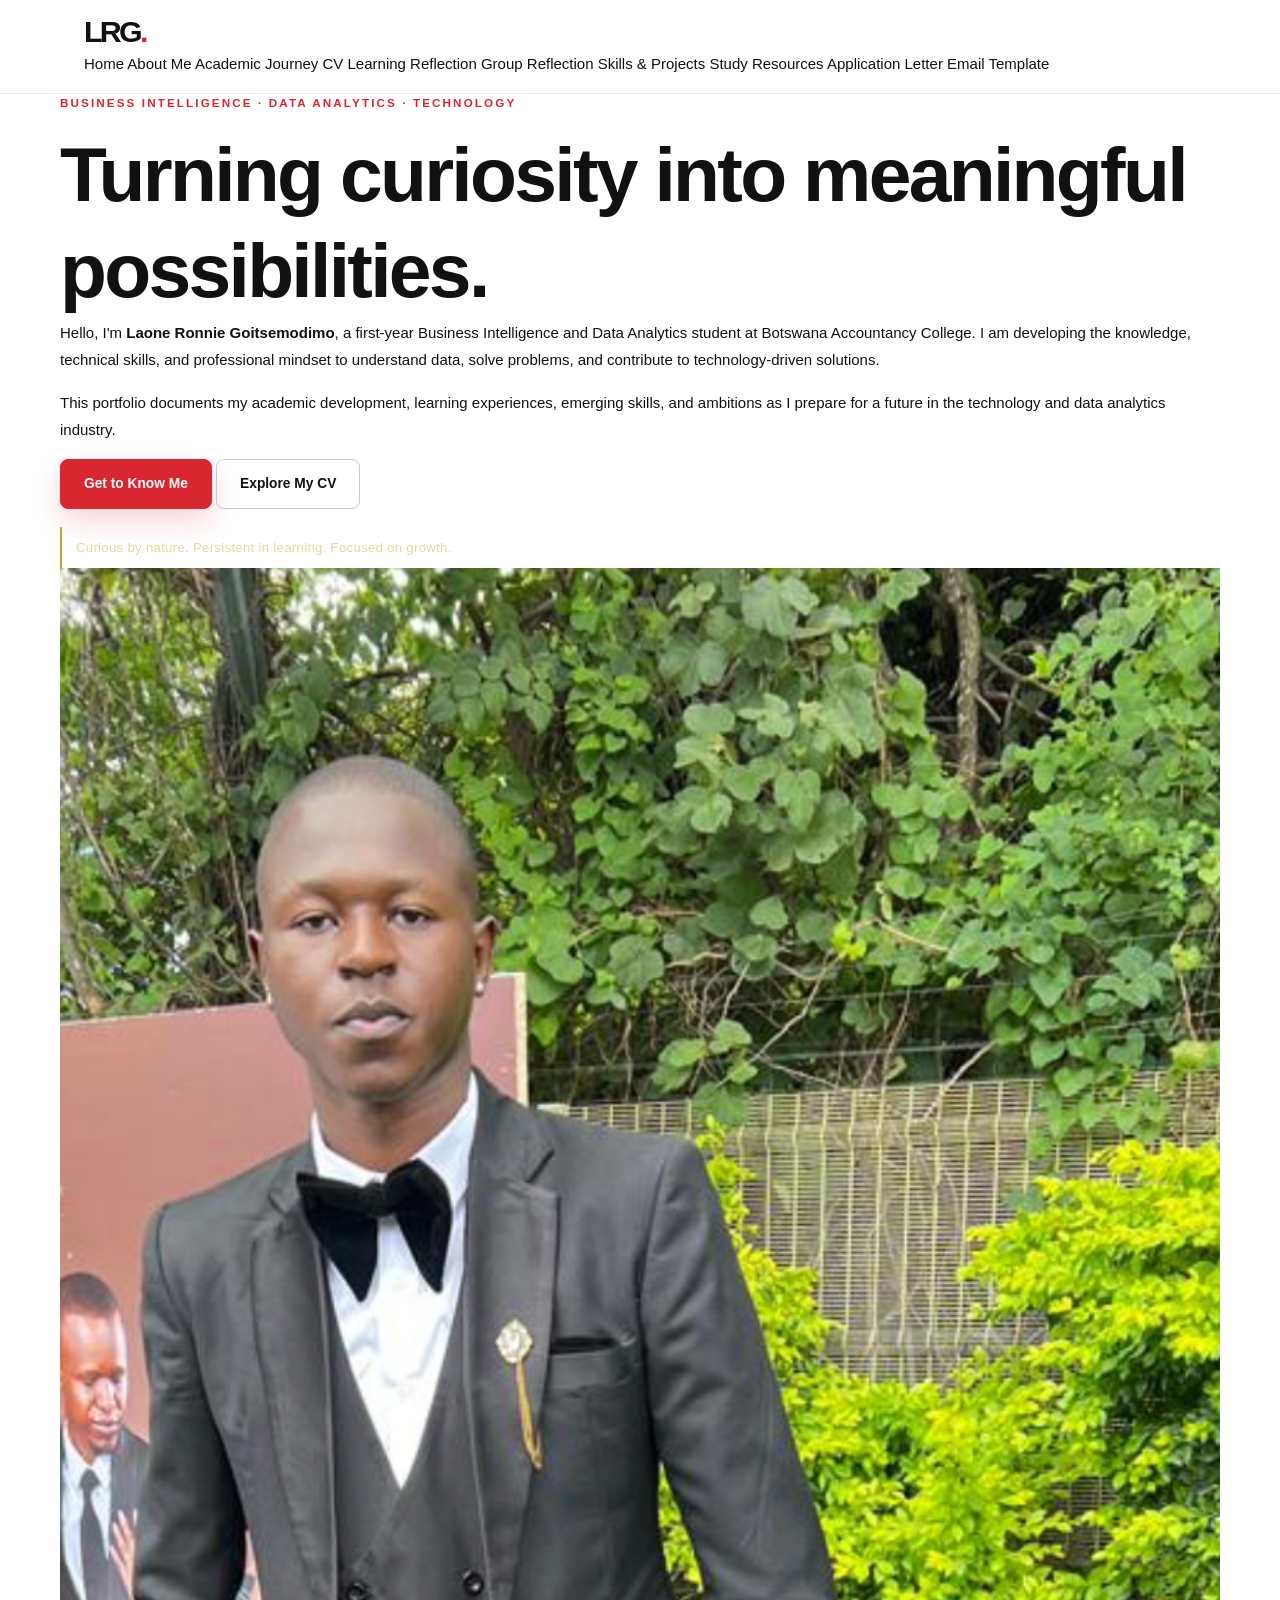
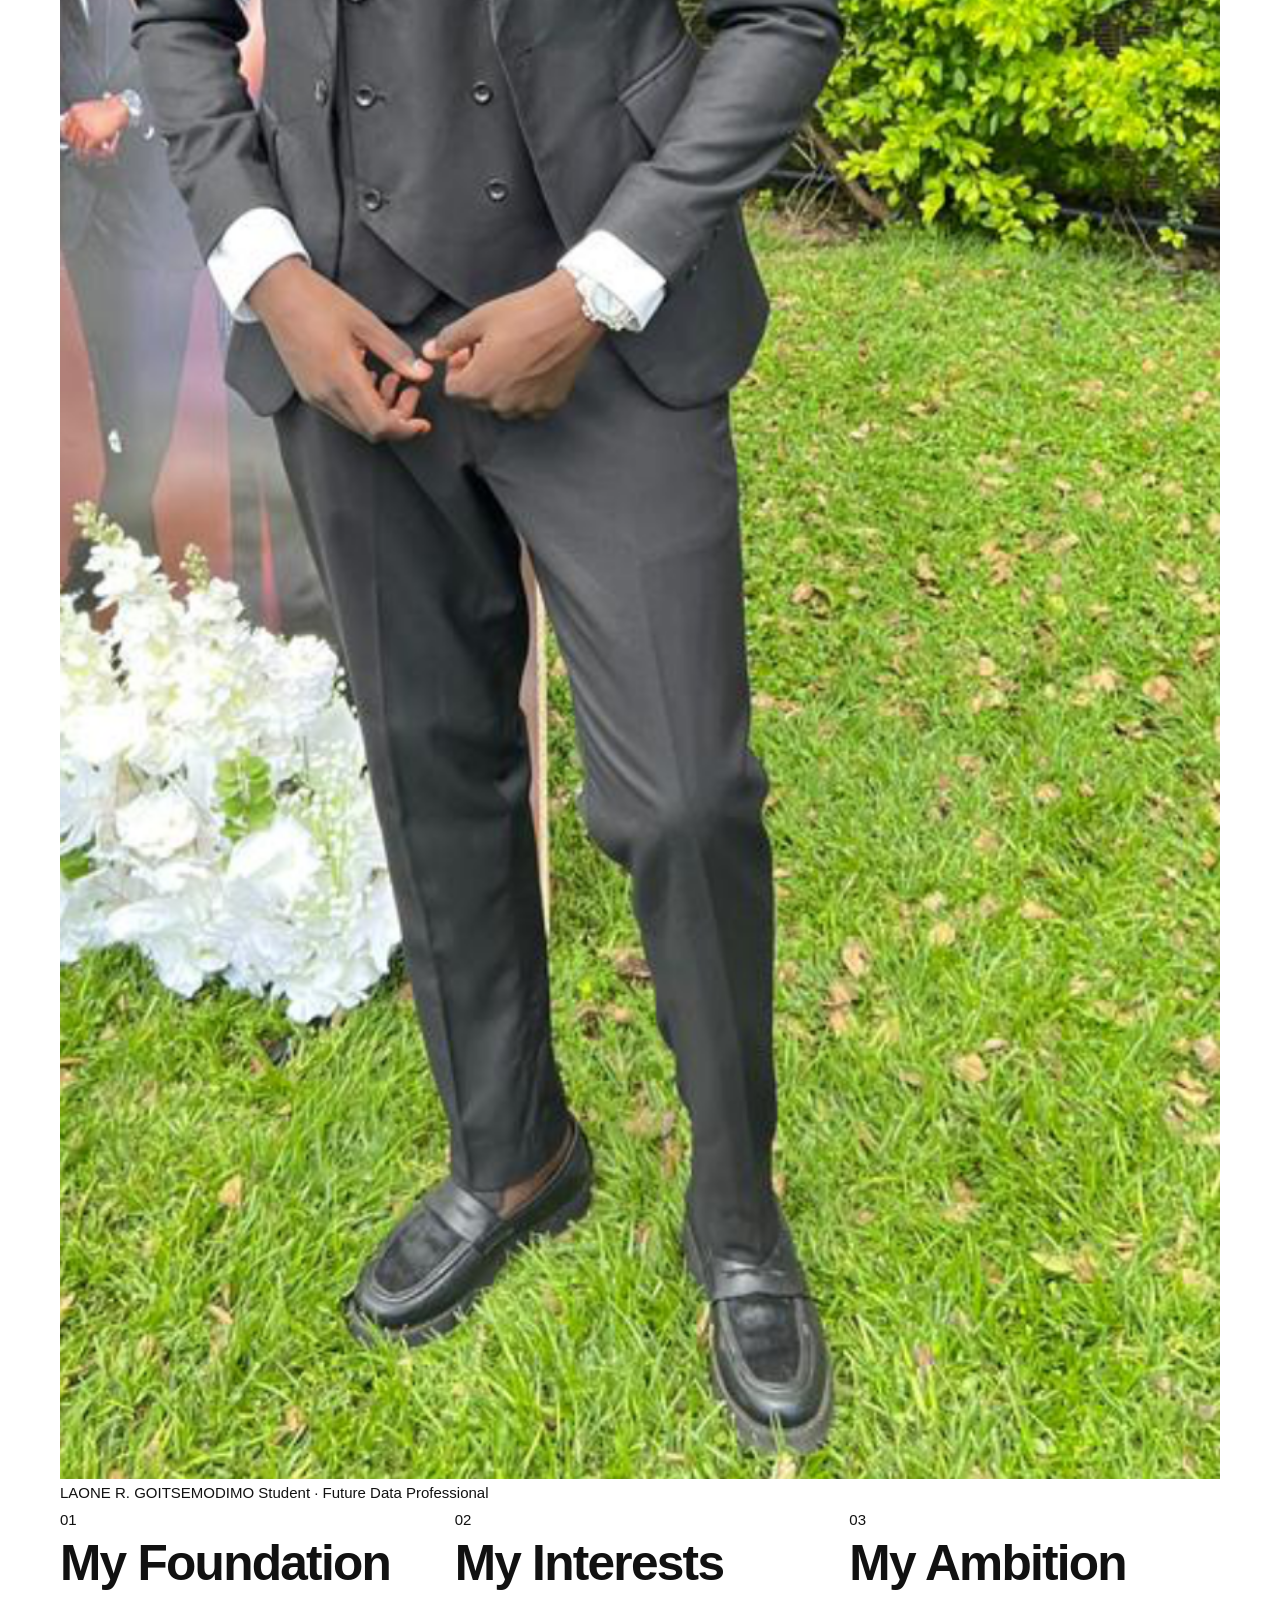
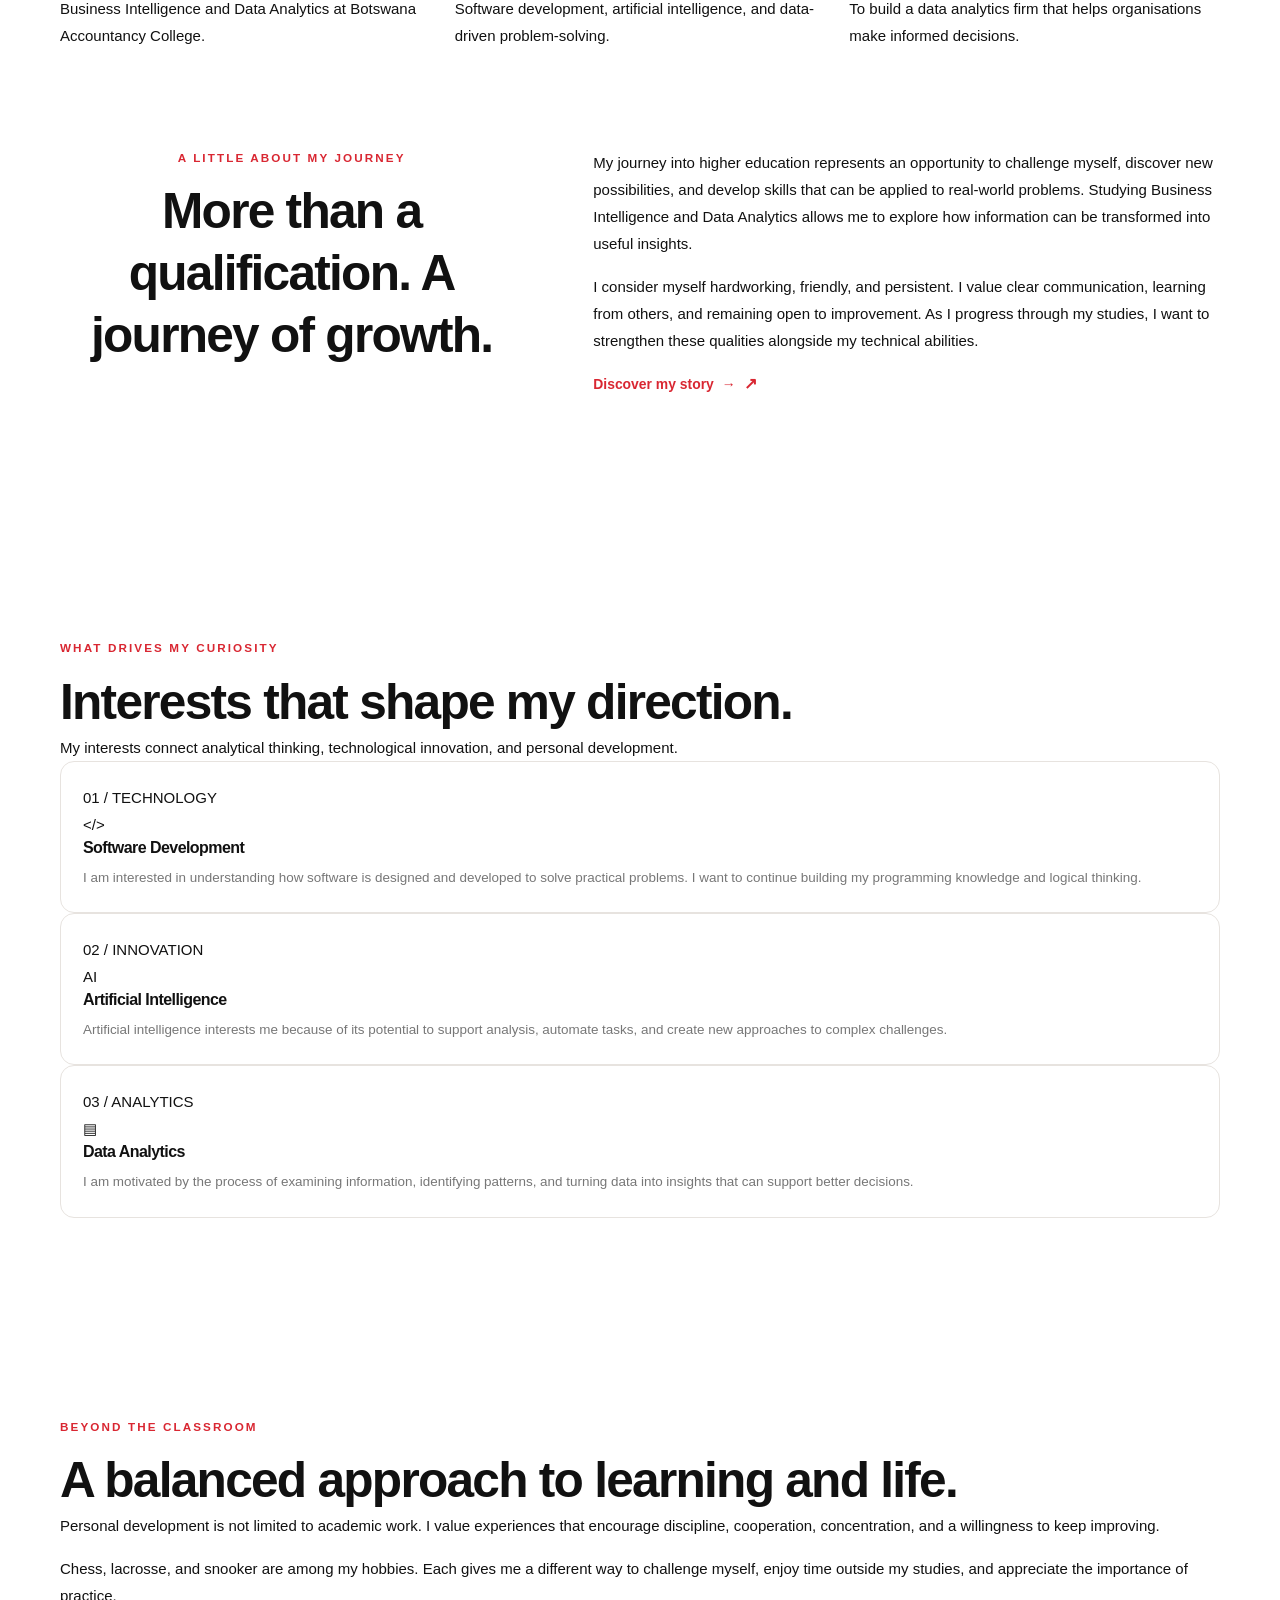
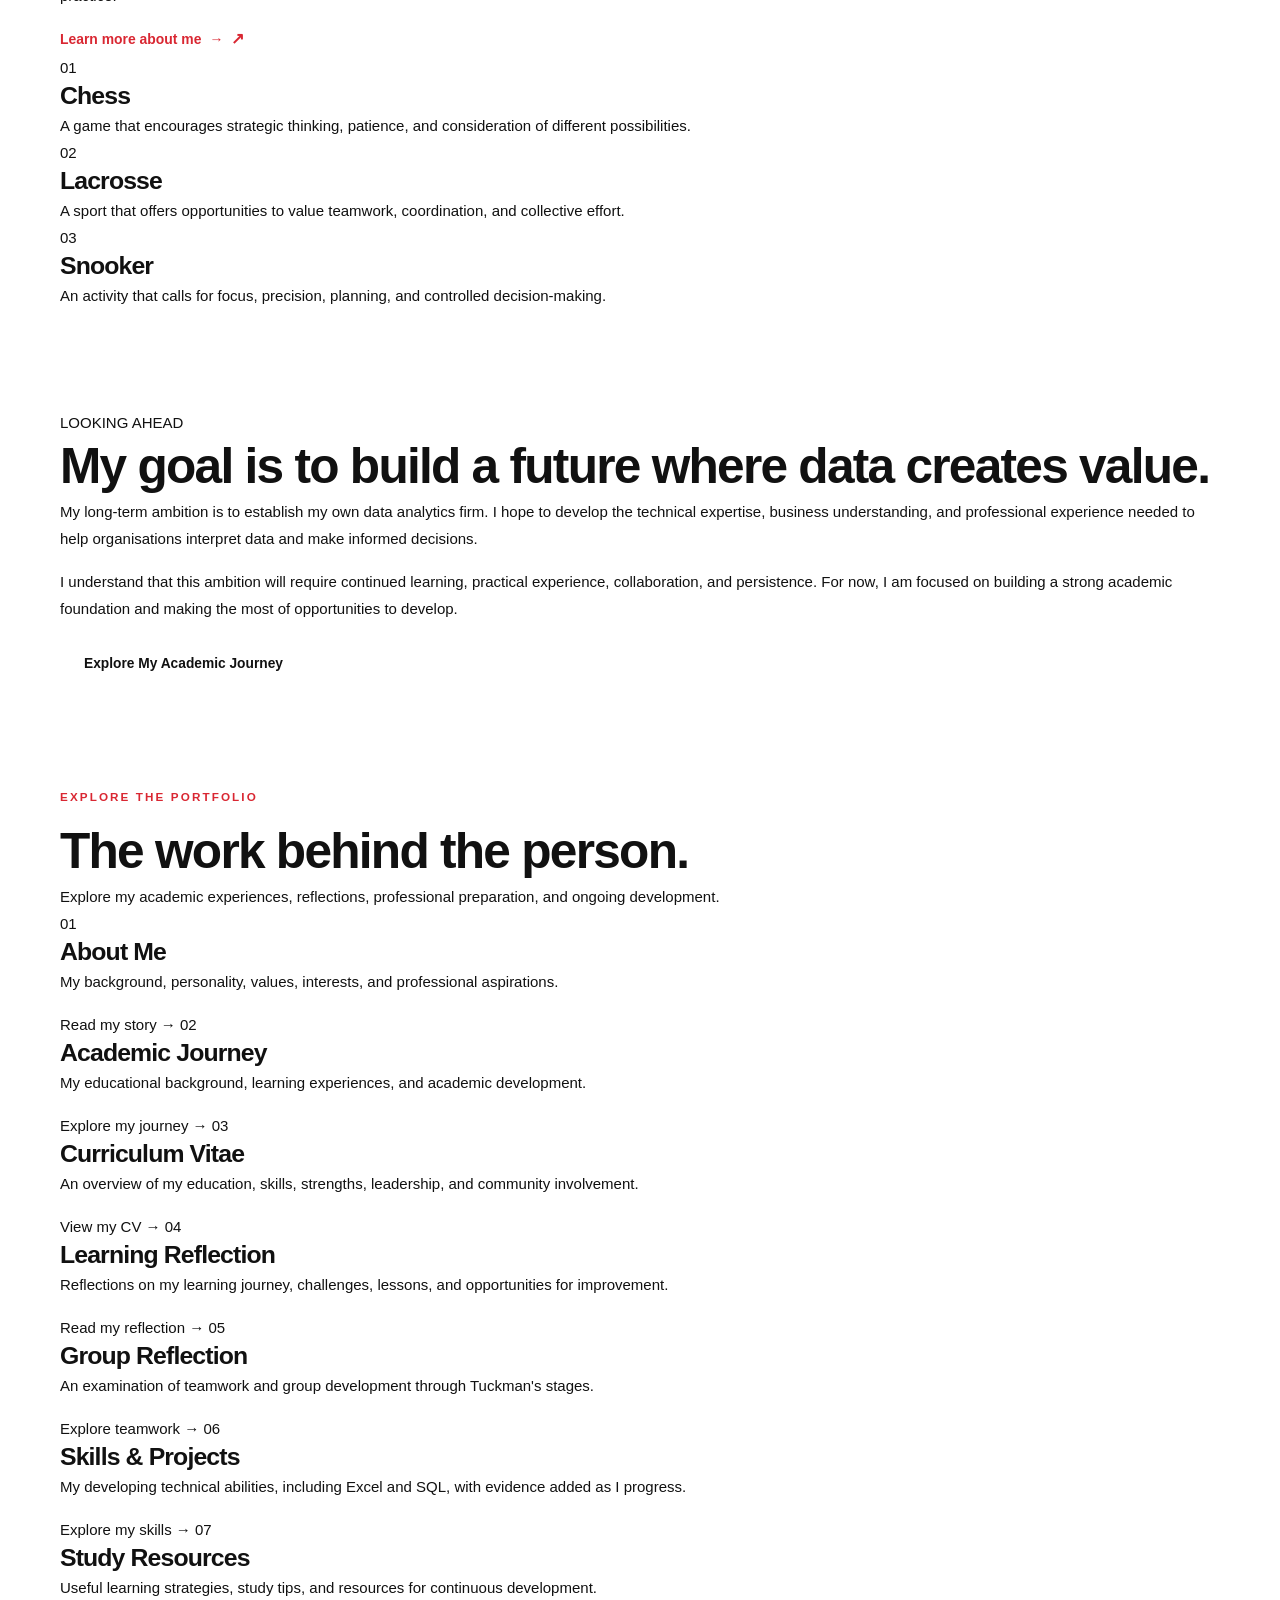
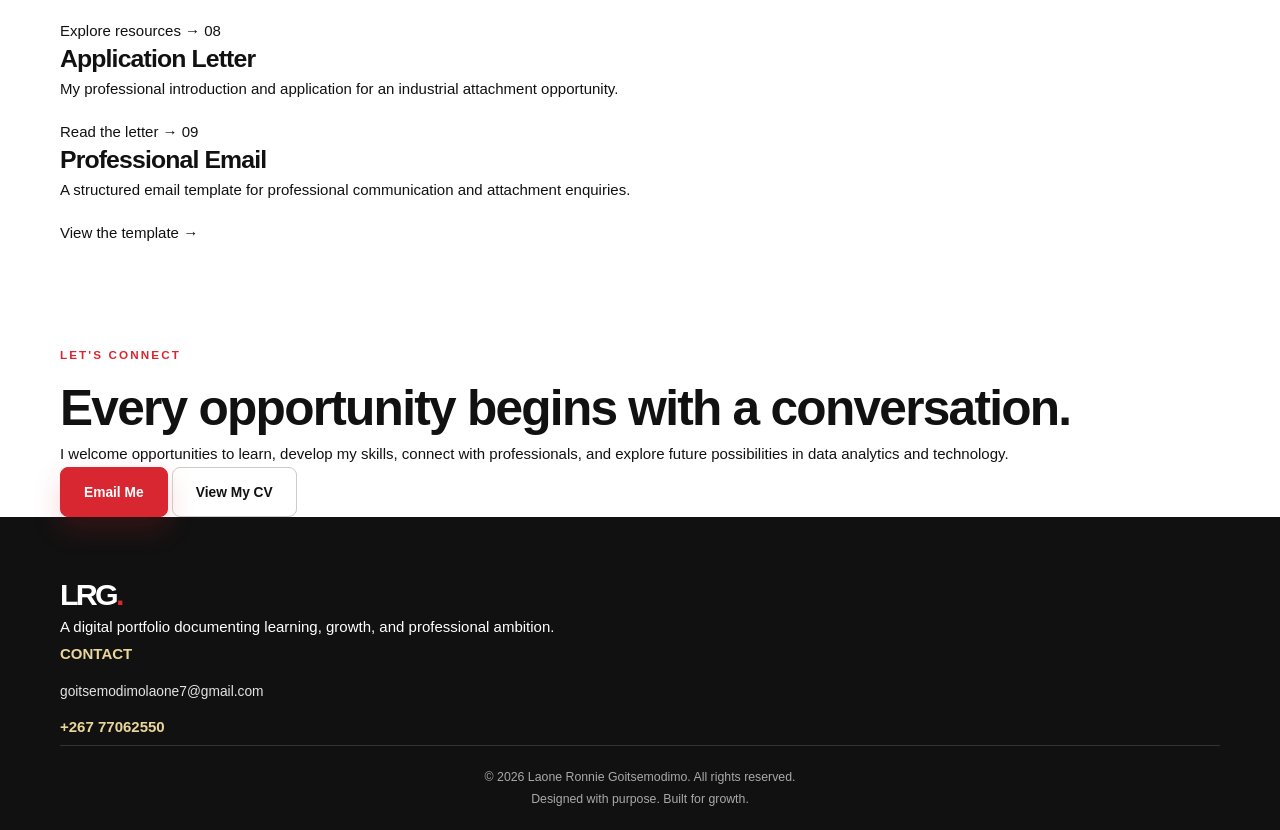
<file: index.html>
<!DOCTYPE html>
<html lang="en">
<head>
    <meta charset="UTF-8">
    <meta name="viewport" content="width=device-width, initial-scale=1.0">

    <meta name="description"
          content="Explore the academic journey, skills, interests, and professional aspirations of Laone Ronnie Goitsemodimo, a Business Intelligence and Data Analytics student at Botswana Accountancy College.">

    <meta name="author" content="Laone Ronnie Goitsemodimo">

    <title>Laone R. Goitsemodimo | Digital Portfolio</title>

    <link rel="stylesheet" href="style.css">
</head>

<body>

    <!-- ================= HEADER & NAVIGATION ================= -->

    <header class="site-header">

        <div class="container header-container">

            <a href="index.html" class="brand" aria-label="Laone Goitsemodimo Home">
                LRG<span>.</span>
            </a>

            <nav class="main-navigation" aria-label="Main navigation">

                <a href="index.html" class="active" aria-current="page">Home</a>
                <a href="about.html">About Me</a>
                <a href="academic-journey.html">Academic Journey</a>
                <a href="cv.html">CV</a>
                <a href="blog.html">Learning Reflection</a>
                <a href="group-reflection.html">Group Reflection</a>
                <a href="skills-projects.html">Skills &amp; Projects</a>
                <a href="study-resources.html">Study Resources</a>
                <a href="application-letter.html">Application Letter</a>
                <a href="email-template.html">Email Template</a>

            </nav>

        </div>

    </header>


    <!-- ================= HERO SECTION ================= -->

    <main>

        <section class="hero-section">

            <div class="container hero-grid">

                <div class="hero-content">

                    <p class="eyebrow">
                        BUSINESS INTELLIGENCE · DATA ANALYTICS · TECHNOLOGY
                    </p>

                    <h1>
                        Turning curiosity into
                        <span>meaningful possibilities.</span>
                    </h1>

                    <p class="hero-description">
                        Hello, I'm <strong>Laone Ronnie Goitsemodimo</strong>,
                        a first-year Business Intelligence and Data Analytics
                        student at Botswana Accountancy College. I am developing
                        the knowledge, technical skills, and professional mindset
                        to understand data, solve problems, and contribute to
                        technology-driven solutions.
                    </p>

                    <p class="hero-description">
                        This portfolio documents my academic development,
                        learning experiences, emerging skills, and ambitions
                        as I prepare for a future in the technology and
                        data analytics industry.
                    </p>

                    <div class="hero-actions">

                        <a href="about.html" class="btn btn-primary">
                            Get to Know Me
                        </a>

                        <a href="cv.html" class="btn btn-secondary">
                            Explore My CV
                        </a>

                    </div>

                    <p class="hero-note">
                        Curious by nature. Persistent in learning. Focused on growth.
                    </p>

                </div>


                <!-- Professional photograph placeholder.
                     Add your photograph as:
                     images/laone-profile.jpg -->

                <div class="hero-image-wrapper">

                    <div class="hero-image-frame">

                        <img
                            src="images/ronzo1.PNG"
                            alt="Professional portrait of Laone Ronnie Goitsemodimo"
                            class="profile-image"
                        >

                    </div>

                    <div class="image-caption">

                        <span class="caption-line"></span>

                        <p>
                            LAONE R. GOITSEMODIMO
                            <span>Student · Future Data Professional</span>
                        </p>

                    </div>

                </div>

            </div>

        </section>


        <!-- ================= PROFILE HIGHLIGHTS ================= -->

        <section class="profile-highlights">

            <div class="container highlights-grid">

                <article class="highlight-item">

                    <span class="highlight-number">01</span>

                    <div>
                        <h2>My Foundation</h2>
                        <p>
                            Business Intelligence and Data Analytics at
                            Botswana Accountancy College.
                        </p>
                    </div>

                </article>


                <article class="highlight-item">

                    <span class="highlight-number">02</span>

                    <div>
                        <h2>My Interests</h2>
                        <p>
                            Software development, artificial intelligence,
                            and data-driven problem-solving.
                        </p>
                    </div>

                </article>


                <article class="highlight-item">

                    <span class="highlight-number">03</span>

                    <div>
                        <h2>My Ambition</h2>
                        <p>
                            To build a data analytics firm that helps
                            organisations make informed decisions.
                        </p>
                    </div>

                </article>

            </div>

        </section>


        <!-- ================= INTRODUCTION ================= -->

        <section class="section intro-section">

            <div class="container intro-grid">

                <div class="section-heading">

                    <p class="eyebrow">A LITTLE ABOUT MY JOURNEY</p>

                    <h2>
                        More than a qualification.
                        <span>A journey of growth.</span>
                    </h2>

                </div>

                <div class="intro-content">

                    <p>
                        My journey into higher education represents an
                        opportunity to challenge myself, discover new
                        possibilities, and develop skills that can be applied
                        to real-world problems. Studying Business Intelligence
                        and Data Analytics allows me to explore how information
                        can be transformed into useful insights.
                    </p>

                    <p>
                        I consider myself hardworking, friendly, and persistent.
                        I value clear communication, learning from others, and
                        remaining open to improvement. As I progress through
                        my studies, I want to strengthen these qualities
                        alongside my technical abilities.
                    </p>

                    <a href="about.html" class="text-link">
                        Discover my story
                        <span aria-hidden="true">&rarr;</span>
                    </a>

                </div>

            </div>

        </section>


        <!-- ================= AREAS OF INTEREST ================= -->

        <section class="section interests-section">

            <div class="container">

                <div class="section-header">

                    <div>

                        <p class="eyebrow">WHAT DRIVES MY CURIOSITY</p>

                        <h2>
                            Interests that shape
                            <span>my direction.</span>
                        </h2>

                    </div>

                    <p class="section-intro">
                        My interests connect analytical thinking,
                        technological innovation, and personal development.
                    </p>

                </div>


                <div class="interest-grid">

                    <article class="interest-card">

                        <span class="card-index">01 / TECHNOLOGY</span>

                        <div class="interest-icon" aria-hidden="true">
                            &lt;/&gt;
                        </div>

                        <h3>Software Development</h3>

                        <p>
                            I am interested in understanding how software is
                            designed and developed to solve practical
                            problems. I want to continue building my
                            programming knowledge and logical thinking.
                        </p>

                    </article>


                    <article class="interest-card">

                        <span class="card-index">02 / INNOVATION</span>

                        <div class="interest-icon" aria-hidden="true">
                            AI
                        </div>

                        <h3>Artificial Intelligence</h3>

                        <p>
                            Artificial intelligence interests me because of
                            its potential to support analysis, automate tasks,
                            and create new approaches to complex challenges.
                        </p>

                    </article>


                    <article class="interest-card">

                        <span class="card-index">03 / ANALYTICS</span>

                        <div class="interest-icon" aria-hidden="true">
                            &#9636;
                        </div>

                        <h3>Data Analytics</h3>

                        <p>
                            I am motivated by the process of examining
                            information, identifying patterns, and turning
                            data into insights that can support better
                            decisions.
                        </p>

                    </article>

                </div>

            </div>

        </section>


        <!-- ================= PERSONALITY & HOBBIES ================= -->

        <section class="section personality-section">

            <div class="container personality-grid">

                <div class="personality-content">

                    <p class="eyebrow">BEYOND THE CLASSROOM</p>

                    <h2>
                        A balanced approach
                        <span>to learning and life.</span>
                    </h2>

                    <p>
                        Personal development is not limited to academic work.
                        I value experiences that encourage discipline,
                        cooperation, concentration, and a willingness to
                        keep improving.
                    </p>

                    <p>
                        Chess, lacrosse, and snooker are among my hobbies.
                        Each gives me a different way to challenge myself,
                        enjoy time outside my studies, and appreciate the
                        importance of practice.
                    </p>

                    <a href="about.html" class="text-link">
                        Learn more about me
                        <span aria-hidden="true">&rarr;</span>
                    </a>

                </div>


                <div class="hobbies-list">

                    <article class="hobby-item">

                        <span class="hobby-number">01</span>

                        <div>
                            <h3>Chess</h3>
                            <p>
                                A game that encourages strategic thinking,
                                patience, and consideration of different
                                possibilities.
                            </p>
                        </div>

                    </article>


                    <article class="hobby-item">

                        <span class="hobby-number">02</span>

                        <div>
                            <h3>Lacrosse</h3>
                            <p>
                                A sport that offers opportunities to value
                                teamwork, coordination, and collective effort.
                            </p>
                        </div>

                    </article>


                    <article class="hobby-item">

                        <span class="hobby-number">03</span>

                        <div>
                            <h3>Snooker</h3>
                            <p>
                                An activity that calls for focus, precision,
                                planning, and controlled decision-making.
                            </p>
                        </div>

                    </article>

                </div>

            </div>

        </section>


        <!-- ================= CAREER VISION ================= -->

        <section class="career-section">

            <div class="container career-container">

                <div class="career-label">
                    <span class="gold-line"></span>
                    <p>LOOKING AHEAD</p>
                </div>

                <h2>
                    My goal is to build a future where
                    <span>data creates value.</span>
                </h2>

                <p>
                    My long-term ambition is to establish my own data analytics
                    firm. I hope to develop the technical expertise, business
                    understanding, and professional experience needed to help
                    organisations interpret data and make informed decisions.
                </p>

                <p>
                    I understand that this ambition will require continued
                    learning, practical experience, collaboration, and
                    persistence. For now, I am focused on building a strong
                    academic foundation and making the most of opportunities
                    to develop.
                </p>

                <a href="academic-journey.html" class="btn btn-light">
                    Explore My Academic Journey
                </a>

            </div>

        </section>


        <!-- ================= PORTFOLIO DIRECTORY ================= -->

        <section class="section portfolio-section">

            <div class="container">

                <div class="section-header">

                    <div>

                        <p class="eyebrow">EXPLORE THE PORTFOLIO</p>

                        <h2>
                            The work behind
                            <span>the person.</span>
                        </h2>

                    </div>

                    <p class="section-intro">
                        Explore my academic experiences, reflections,
                        professional preparation, and ongoing development.
                    </p>

                </div>


                <div class="portfolio-grid">

                    <a href="about.html" class="portfolio-card">

                        <span class="portfolio-card-number">01</span>

                        <h3>About Me</h3>

                        <p>
                            My background, personality, values, interests,
                            and professional aspirations.
                        </p>

                        <span class="portfolio-card-link">
                            Read my story &rarr;
                        </span>

                    </a>


                    <a href="academic-journey.html" class="portfolio-card">

                        <span class="portfolio-card-number">02</span>

                        <h3>Academic Journey</h3>

                        <p>
                            My educational background, learning experiences,
                            and academic development.
                        </p>

                        <span class="portfolio-card-link">
                            Explore my journey &rarr;
                        </span>

                    </a>


                    <a href="cv.html" class="portfolio-card">

                        <span class="portfolio-card-number">03</span>

                        <h3>Curriculum Vitae</h3>

                        <p>
                            An overview of my education, skills, strengths,
                            leadership, and community involvement.
                        </p>

                        <span class="portfolio-card-link">
                            View my CV &rarr;
                        </span>

                    </a>


                    <a href="blog.html" class="portfolio-card">

                        <span class="portfolio-card-number">04</span>

                        <h3>Learning Reflection</h3>

                        <p>
                            Reflections on my learning journey, challenges,
                            lessons, and opportunities for improvement.
                        </p>

                        <span class="portfolio-card-link">
                            Read my reflection &rarr;
                        </span>

                    </a>


                    <a href="group-reflection.html" class="portfolio-card">

                        <span class="portfolio-card-number">05</span>

                        <h3>Group Reflection</h3>

                        <p>
                            An examination of teamwork and group development
                            through Tuckman's stages.
                        </p>

                        <span class="portfolio-card-link">
                            Explore teamwork &rarr;
                        </span>

                    </a>


                    <a href="skills-projects.html" class="portfolio-card">

                        <span class="portfolio-card-number">06</span>

                        <h3>Skills &amp; Projects</h3>

                        <p>
                            My developing technical abilities, including
                            Excel and SQL, with evidence added as I progress.
                        </p>

                        <span class="portfolio-card-link">
                            Explore my skills &rarr;
                        </span>

                    </a>


                    <a href="study-resources.html" class="portfolio-card">

                        <span class="portfolio-card-number">07</span>

                        <h3>Study Resources</h3>

                        <p>
                            Useful learning strategies, study tips, and
                            resources for continuous development.
                        </p>

                        <span class="portfolio-card-link">
                            Explore resources &rarr;
                        </span>

                    </a>


                    <a href="application-letter.html" class="portfolio-card">

                        <span class="portfolio-card-number">08</span>

                        <h3>Application Letter</h3>

                        <p>
                            My professional introduction and application
                            for an industrial attachment opportunity.
                        </p>

                        <span class="portfolio-card-link">
                            Read the letter &rarr;
                        </span>

                    </a>


                    <a href="email-template.html" class="portfolio-card">

                        <span class="portfolio-card-number">09</span>

                        <h3>Professional Email</h3>

                        <p>
                            A structured email template for professional
                            communication and attachment enquiries.
                        </p>

                        <span class="portfolio-card-link">
                            View the template &rarr;
                        </span>

                    </a>

                </div>

            </div>

        </section>


        <!-- ================= CONTACT CTA ================= -->

        <section class="contact-section">

            <div class="container contact-container">

                <div>

                    <p class="eyebrow">LET'S CONNECT</p>

                    <h2>
                        Every opportunity begins
                        <span>with a conversation.</span>
                    </h2>

                    <p>
                        I welcome opportunities to learn, develop my skills,
                        connect with professionals, and explore future
                        possibilities in data analytics and technology.
                    </p>

                </div>

                <div class="contact-actions">

                    <a
                        href="mailto:goitsemodimolaone7@gmail.com"
                        class="btn btn-primary"
                    >
                        Email Me
                    </a>

                    <a href="cv.html" class="btn btn-secondary">
                        View My CV
                    </a>

                </div>

            </div>

        </section>

    </main>


    <!-- ================= FOOTER ================= -->

    <footer class="site-footer">

        <div class="container footer-container">

            <div class="footer-brand">

                <a href="index.html" class="brand">
                    LRG<span>.</span>
                </a>

                <p>
                    A digital portfolio documenting learning,
                    growth, and professional ambition.
                </p>

            </div>


            <div class="footer-contact">

                <p class="footer-label">CONTACT</p>

                <a href="mailto:goitsemodimolaone7@gmail.com">
                    goitsemodimolaone7@gmail.com
                </a>

                <p>+267 77062550</p>

            </div>


            <div class="footer-bottom">

                <p>
                    &copy; <span id="current-year">2026</span>
                    Laone Ronnie Goitsemodimo. All rights reserved.
                </p>

                <p>
                    Designed with purpose. Built for growth.
                </p>

            </div>

        </div>

    </footer>


    <!-- Updates the copyright year automatically when JavaScript is enabled. -->

    <script>
        document.getElementById("current-year").textContent =
            new Date().getFullYear();
    </script>

</body>
</html>
</file>
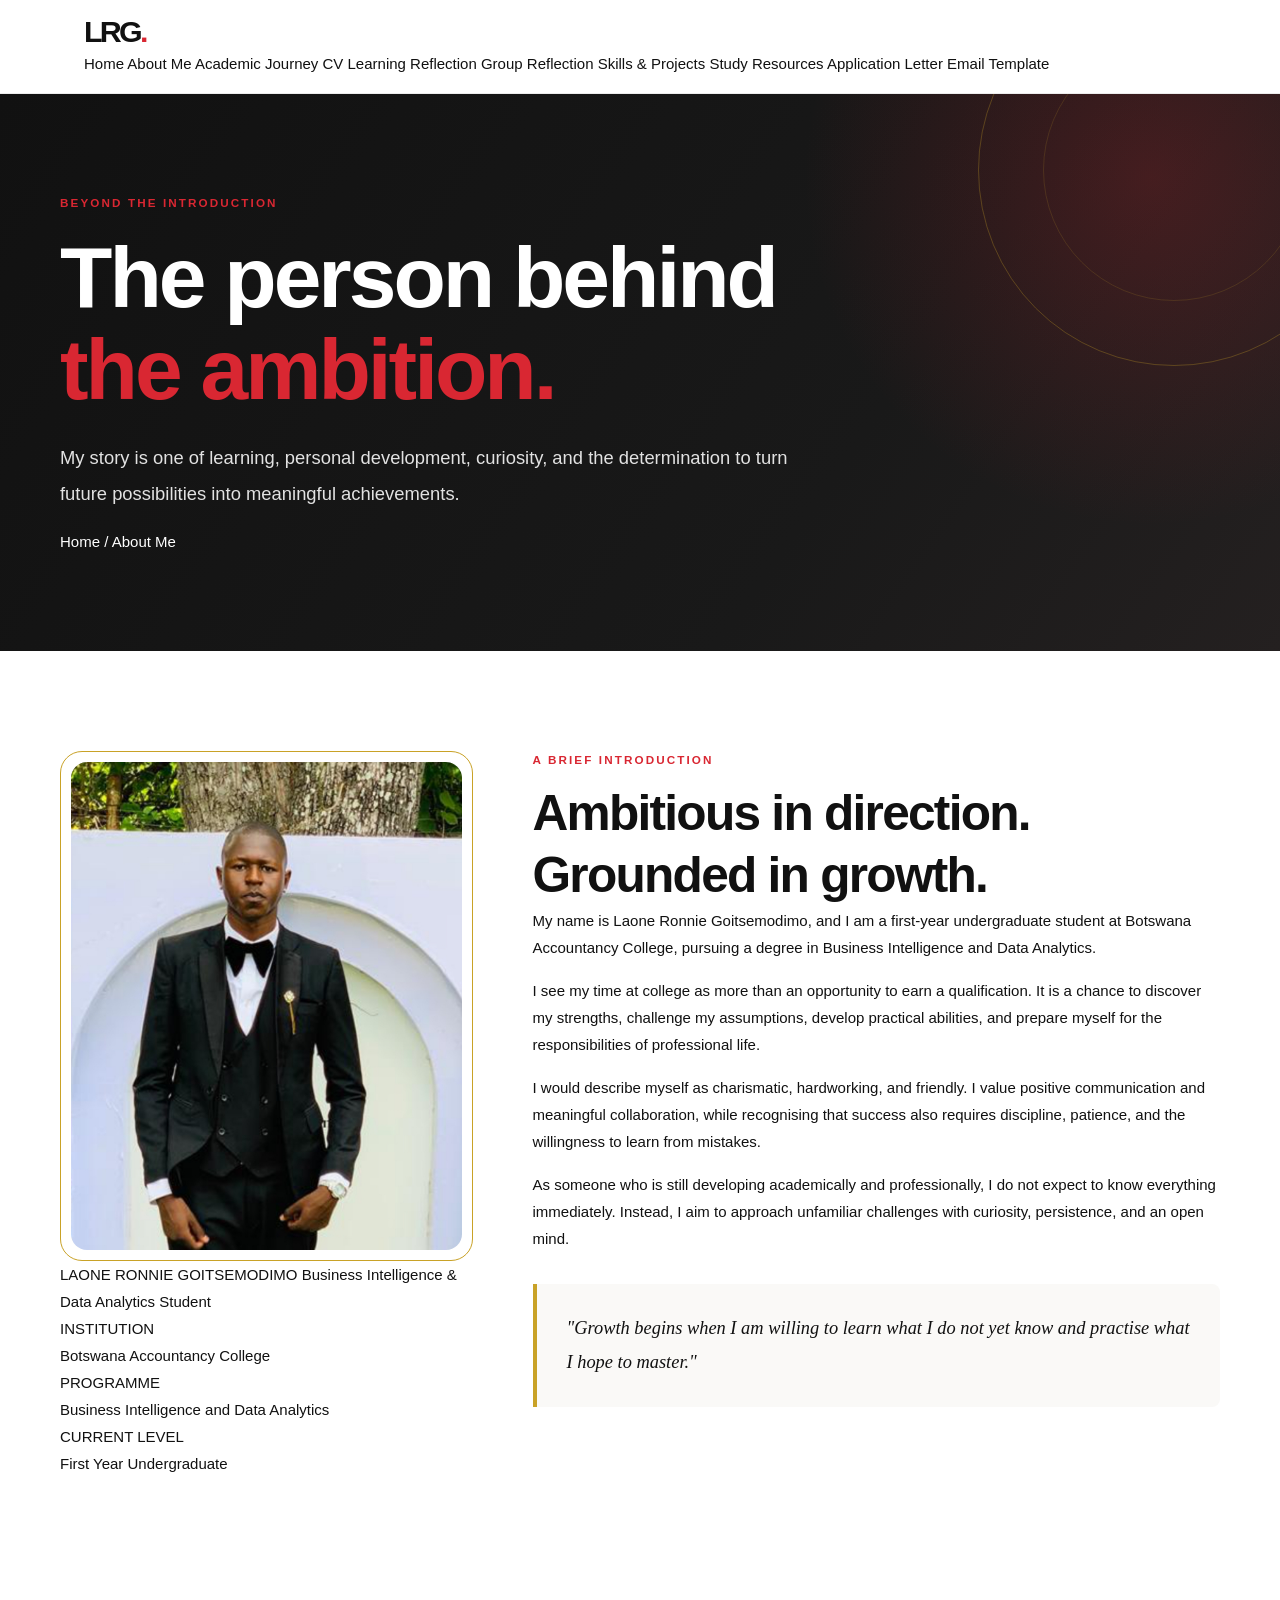
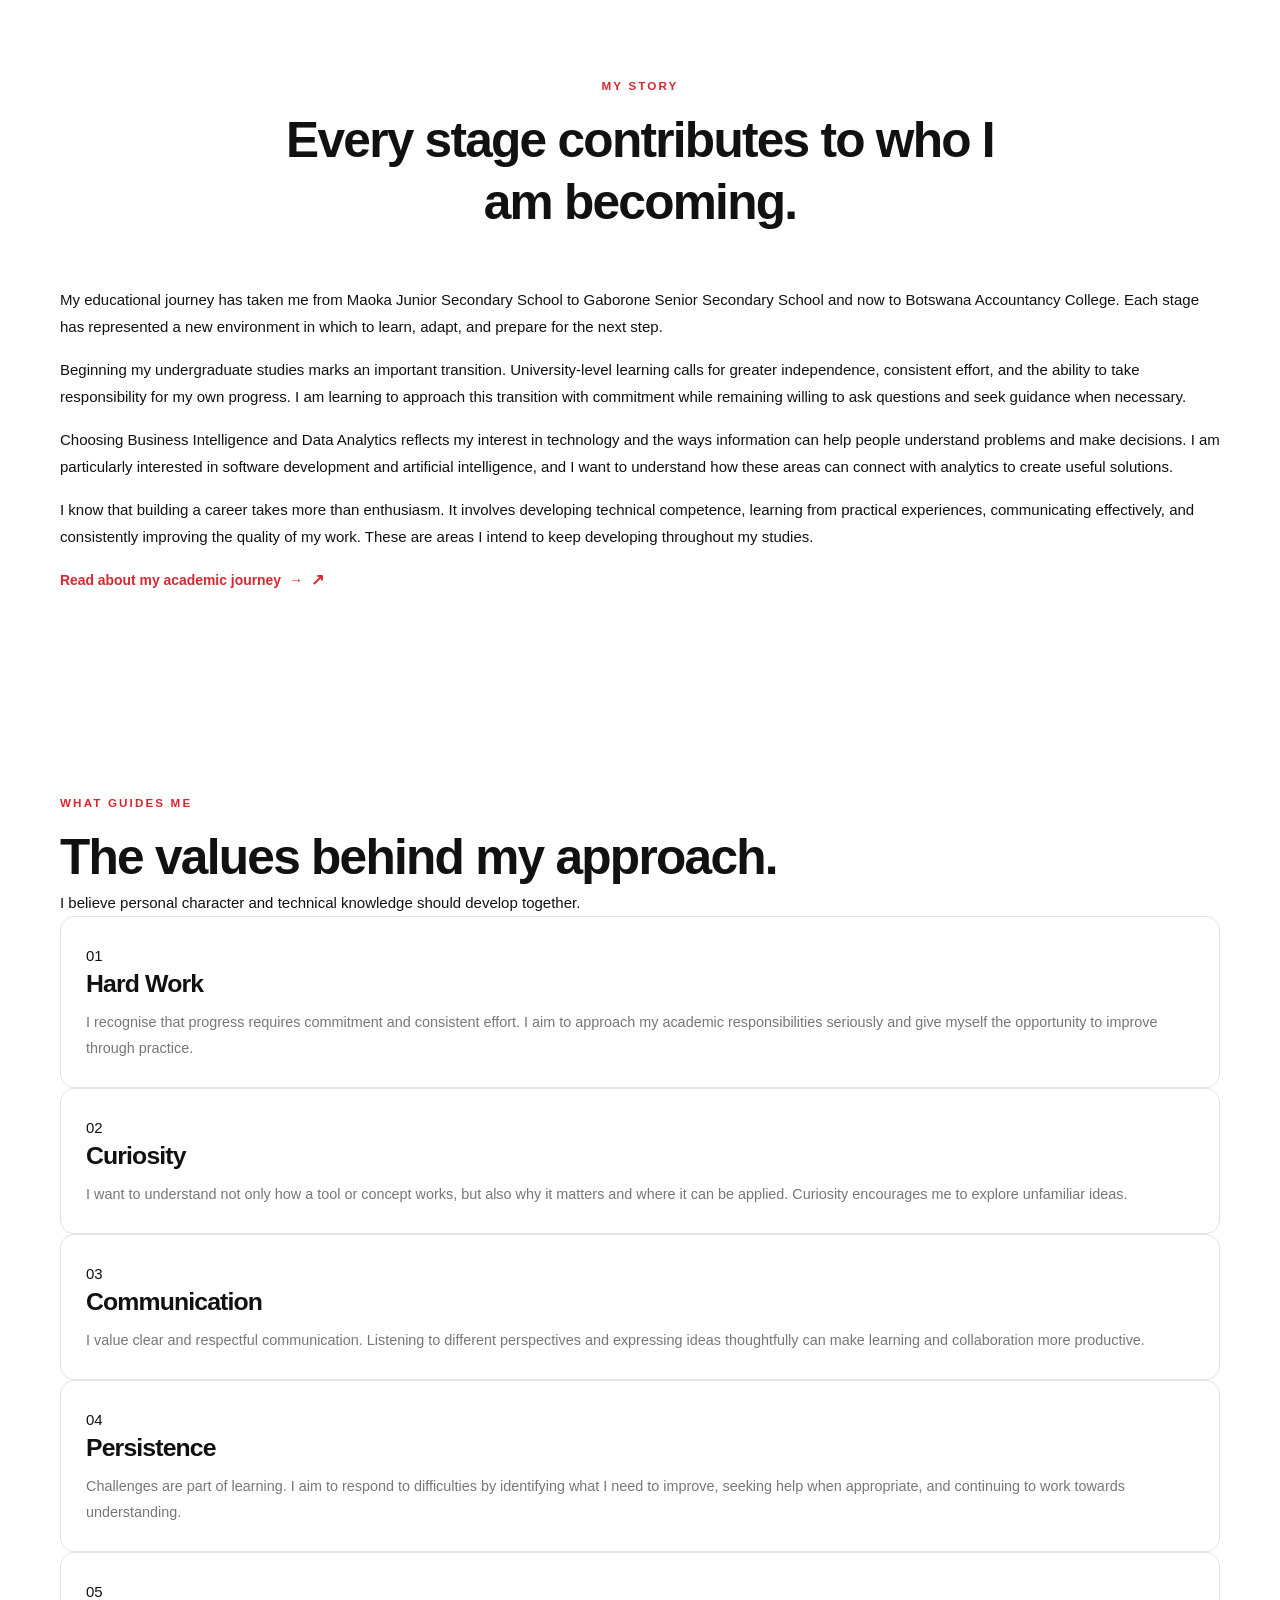
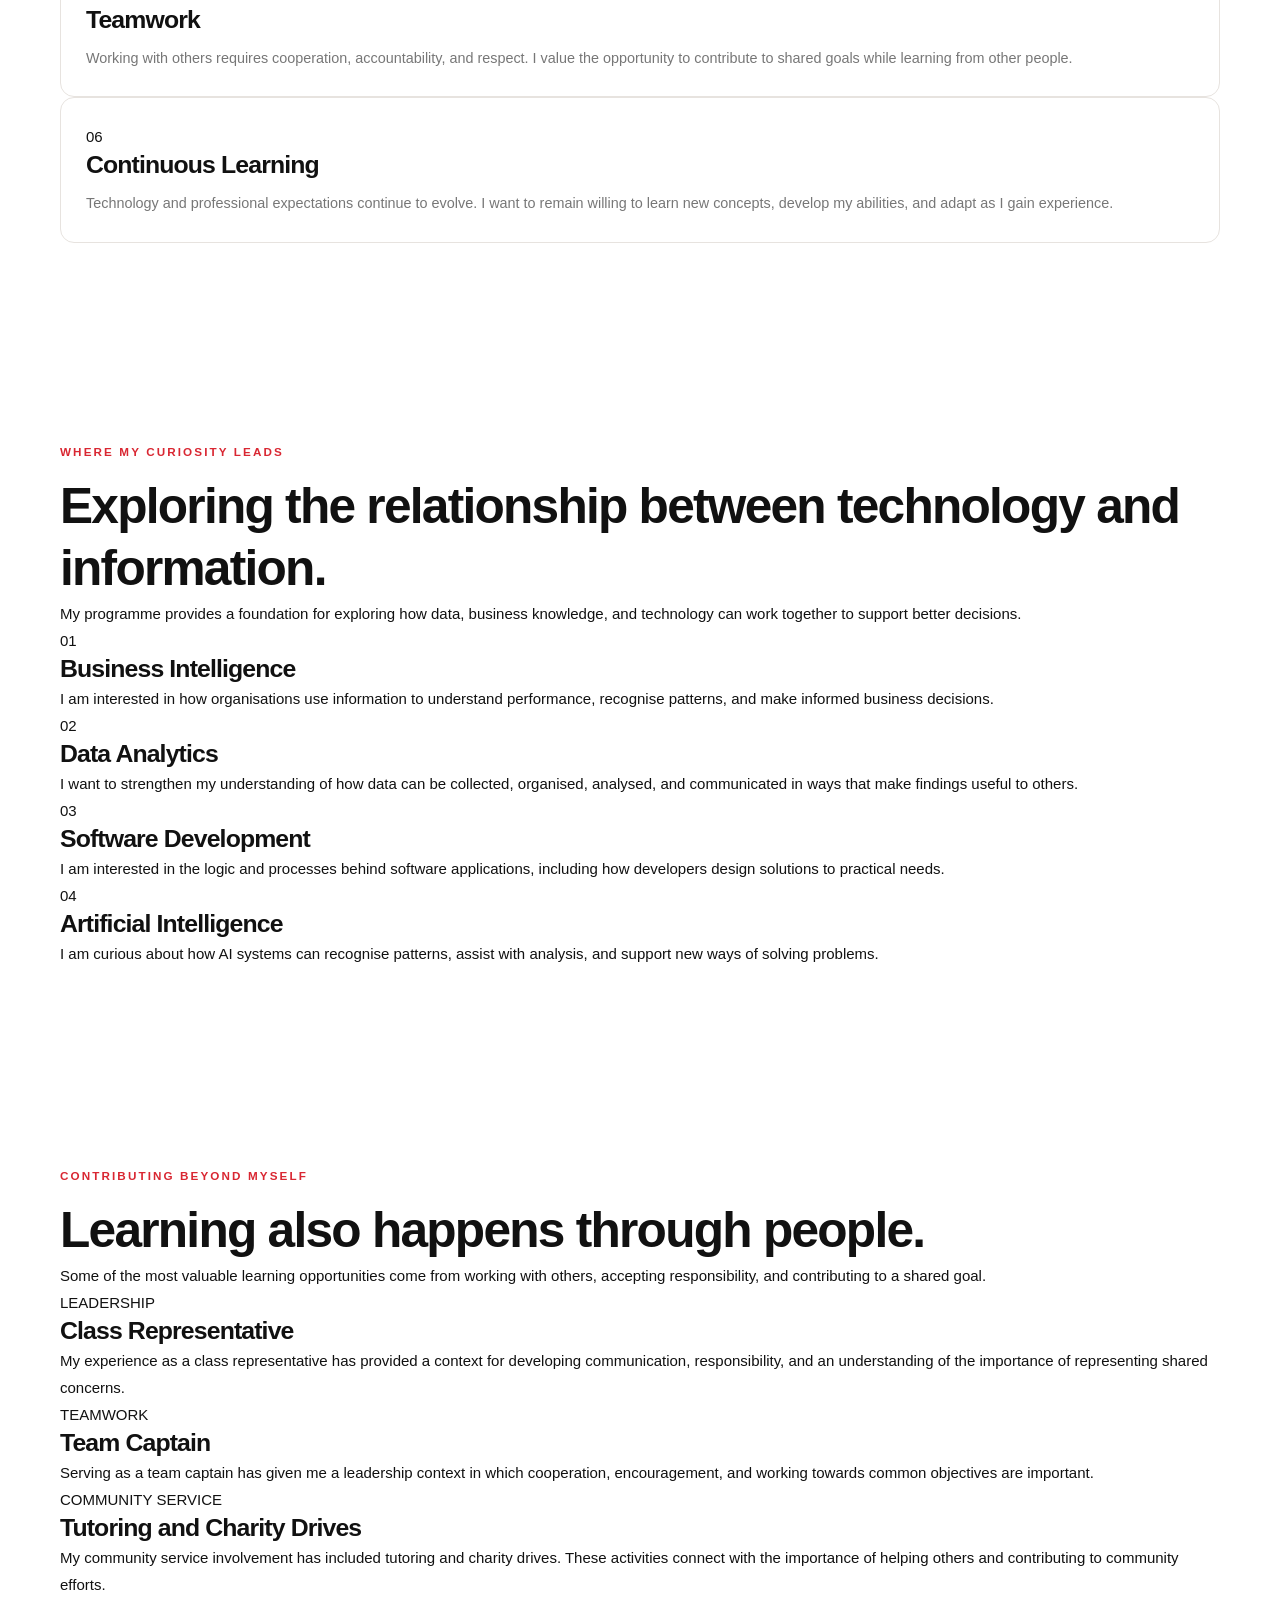
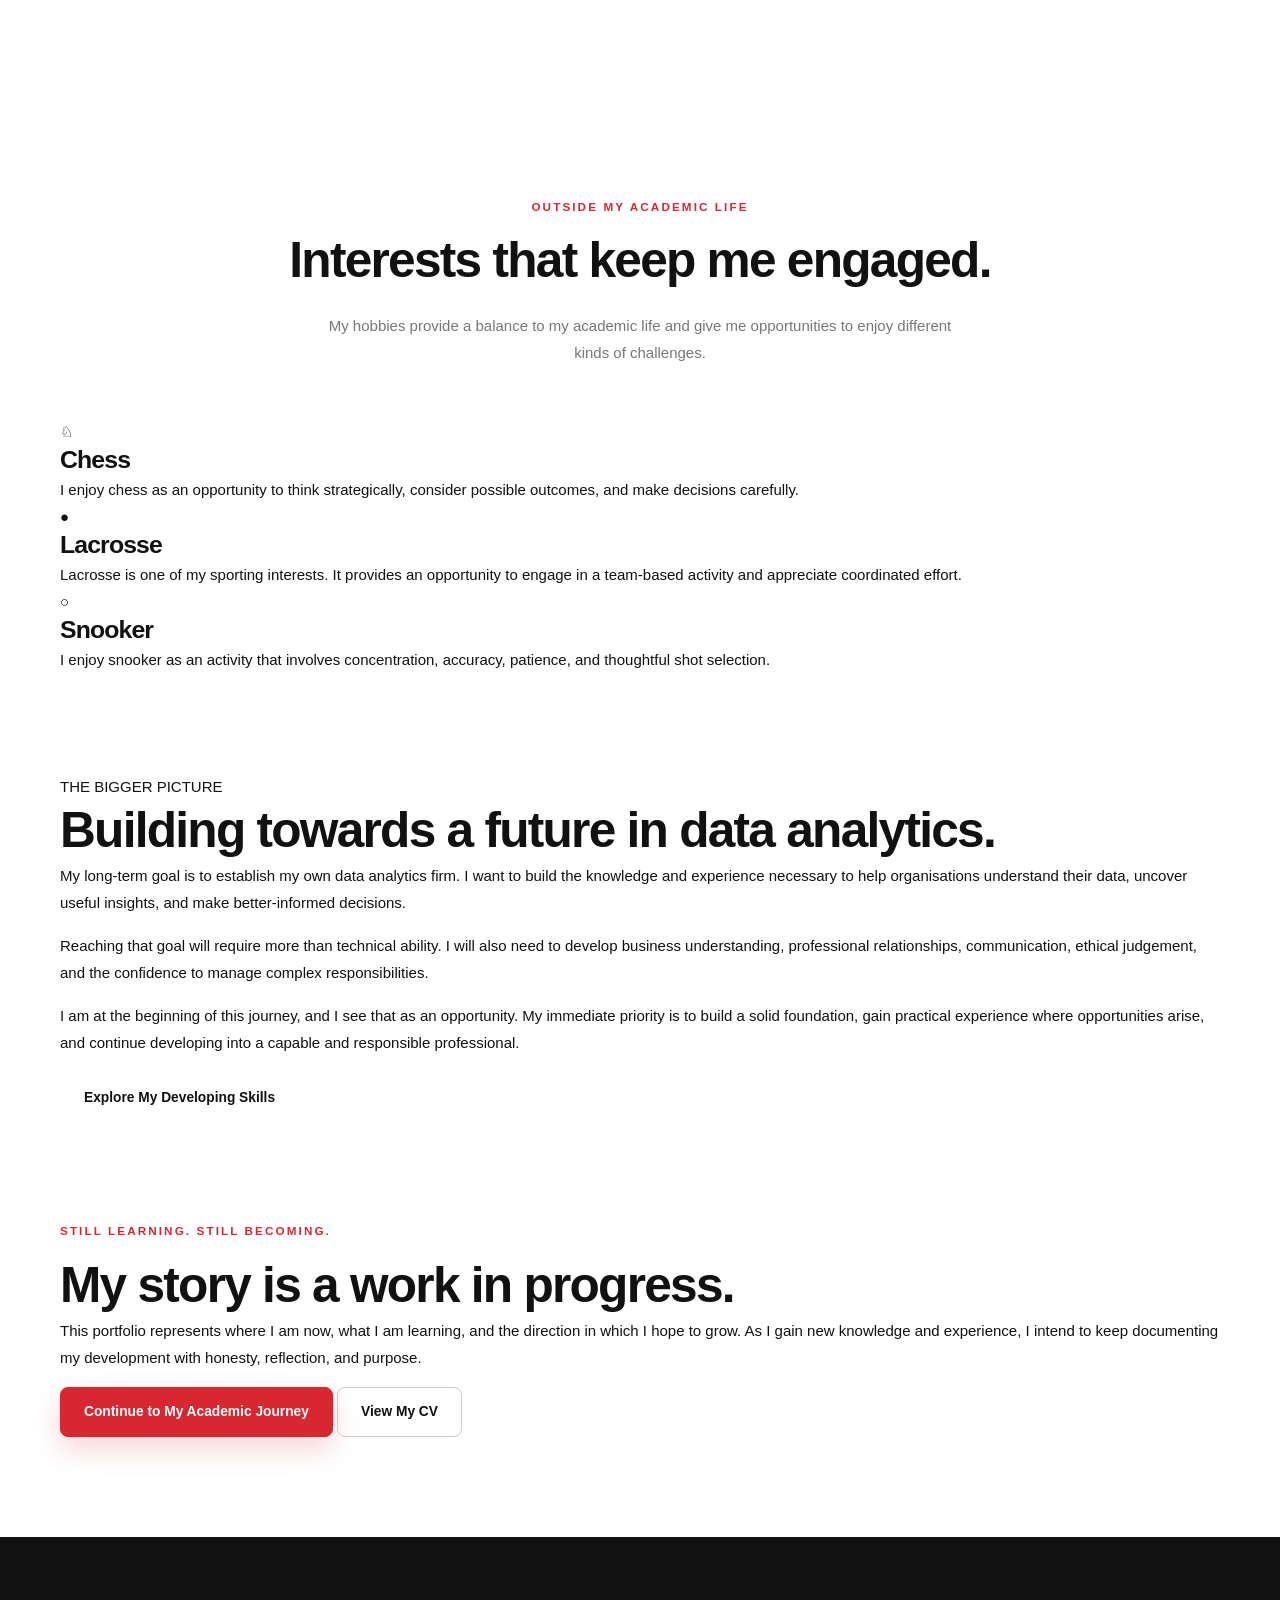
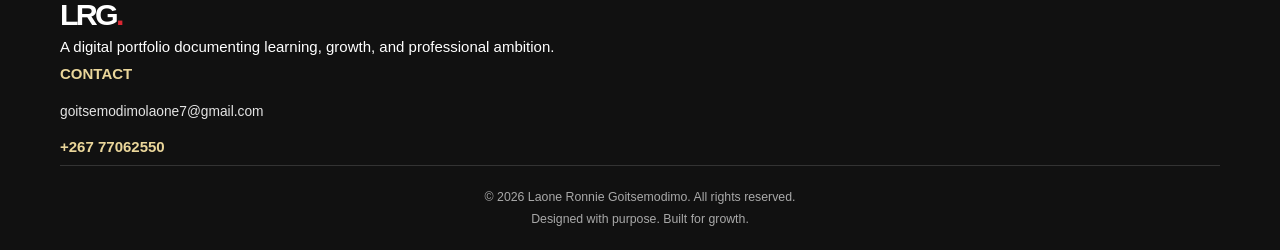
<file: about.html>
<!DOCTYPE html>
<html lang="en">
<head>
    <meta charset="UTF-8">
    <meta name="viewport" content="width=device-width, initial-scale=1.0">

    <meta name="description"
          content="Learn more about Laone Ronnie Goitsemodimo, his background, values, education, interests, leadership, and ambitions in data analytics.">

    <meta name="author" content="Laone Ronnie Goitsemodimo">

    <title>About Me | Laone R. Goitsemodimo</title>

    <link rel="stylesheet" href="style.css">
</head>

<body>

    <!-- ================= HEADER & NAVIGATION ================= -->

    <header class="site-header">

        <div class="container header-container">

            <a href="index.html" class="brand" aria-label="Laone Goitsemodimo Home">
                LRG<span>.</span>
            </a>

            <nav class="main-navigation" aria-label="Main navigation">

                <a href="index.html">Home</a>
                <a href="about.html" class="active" aria-current="page">About Me</a>
                <a href="academic-journey.html">Academic Journey</a>
                <a href="cv.html">CV</a>
                <a href="blog.html">Learning Reflection</a>
                <a href="group-reflection.html">Group Reflection</a>
                <a href="skills-projects.html">Skills &amp; Projects</a>
                <a href="study-resources.html">Study Resources</a>
                <a href="application-letter.html">Application Letter</a>
                <a href="email-template.html">Email Template</a>

            </nav>

        </div>

    </header>


    <!-- ================= PAGE INTRODUCTION ================= -->

    <main>

        <section class="page-hero about-hero">

            <div class="container">

                <p class="eyebrow">BEYOND THE INTRODUCTION</p>

                <h1>
                    The person behind
                    <span>the ambition.</span>
                </h1>

                <p class="page-intro">
                    My story is one of learning, personal development,
                    curiosity, and the determination to turn future
                    possibilities into meaningful achievements.
                </p>

                <div class="breadcrumb">
                    <a href="index.html">Home</a>
                    <span aria-hidden="true">/</span>
                    <span>About Me</span>
                </div>

            </div>

        </section>


        <!-- ================= PERSONAL PROFILE ================= -->

        <section class="section about-profile-section">

            <div class="container about-profile-grid">

                <div class="about-photo-column">

                    <div class="about-photo-frame">

                        <img
                            src="images/ronzo2.jpg"
                            alt="Professional portrait of Laone Ronnie Goitsemodimo"
                            class="profile-image"
                        >

                    </div>

                    <div class="photo-caption">

                        <span class="gold-line"></span>

                        <p>
                            LAONE RONNIE GOITSEMODIMO
                            <span>Business Intelligence &amp; Data Analytics Student</span>
                        </p>

                    </div>

                    <div class="profile-facts">

                        <div class="profile-fact">
                            <span class="fact-label">INSTITUTION</span>
                            <p>Botswana Accountancy College</p>
                        </div>

                        <div class="profile-fact">
                            <span class="fact-label">PROGRAMME</span>
                            <p>Business Intelligence and Data Analytics</p>
                        </div>

                        <div class="profile-fact">
                            <span class="fact-label">CURRENT LEVEL</span>
                            <p>First Year Undergraduate</p>
                        </div>

                    </div>

                </div>


                <div class="about-profile-content">

                    <p class="eyebrow">A BRIEF INTRODUCTION</p>

                    <h2>
                        Ambitious in direction.
                        <span>Grounded in growth.</span>
                    </h2>

                    <p>
                        My name is Laone Ronnie Goitsemodimo, and I am a
                        first-year undergraduate student at Botswana
                        Accountancy College, pursuing a degree in Business
                        Intelligence and Data Analytics.
                    </p>

                    <p>
                        I see my time at college as more than an opportunity
                        to earn a qualification. It is a chance to discover
                        my strengths, challenge my assumptions, develop
                        practical abilities, and prepare myself for the
                        responsibilities of professional life.
                    </p>

                    <p>
                        I would describe myself as charismatic, hardworking,
                        and friendly. I value positive communication and
                        meaningful collaboration, while recognising that
                        success also requires discipline, patience, and the
                        willingness to learn from mistakes.
                    </p>

                    <p>
                        As someone who is still developing academically and
                        professionally, I do not expect to know everything
                        immediately. Instead, I aim to approach unfamiliar
                        challenges with curiosity, persistence, and an
                        open mind.
                    </p>

                    <blockquote class="about-quote">
                        "Growth begins when I am willing to learn what
                        I do not yet know and practise what I hope to master."
                    </blockquote>

                </div>

            </div>

        </section>


        <!-- ================= MY STORY ================= -->

        <section class="section story-section">

            <div class="container story-container">

                <div class="section-heading">

                    <p class="eyebrow">MY STORY</p>

                    <h2>
                        Every stage contributes
                        <span>to who I am becoming.</span>
                    </h2>

                </div>

                <div class="story-content">

                    <p>
                        My educational journey has taken me from Maoka Junior
                        Secondary School to Gaborone Senior Secondary School
                        and now to Botswana Accountancy College. Each stage
                        has represented a new environment in which to learn,
                        adapt, and prepare for the next step.
                    </p>

                    <p>
                        Beginning my undergraduate studies marks an important
                        transition. University-level learning calls for
                        greater independence, consistent effort, and the
                        ability to take responsibility for my own progress.
                        I am learning to approach this transition with
                        commitment while remaining willing to ask questions
                        and seek guidance when necessary.
                    </p>

                    <p>
                        Choosing Business Intelligence and Data Analytics
                        reflects my interest in technology and the ways
                        information can help people understand problems
                        and make decisions. I am particularly interested
                        in software development and artificial intelligence,
                        and I want to understand how these areas can connect
                        with analytics to create useful solutions.
                    </p>

                    <p>
                        I know that building a career takes more than
                        enthusiasm. It involves developing technical
                        competence, learning from practical experiences,
                        communicating effectively, and consistently
                        improving the quality of my work. These are areas
                        I intend to keep developing throughout my studies.
                    </p>

                    <a href="academic-journey.html" class="text-link">
                        Read about my academic journey
                        <span aria-hidden="true">&rarr;</span>
                    </a>

                </div>

            </div>

        </section>


        <!-- ================= PERSONAL VALUES ================= -->

        <section class="section values-section">

            <div class="container">

                <div class="section-header">

                    <div>

                        <p class="eyebrow">WHAT GUIDES ME</p>

                        <h2>
                            The values behind
                            <span>my approach.</span>
                        </h2>

                    </div>

                    <p class="section-intro">
                        I believe personal character and technical knowledge
                        should develop together.
                    </p>

                </div>


                <div class="values-grid">

                    <article class="value-card">

                        <span class="value-number">01</span>

                        <h3>Hard Work</h3>

                        <p>
                            I recognise that progress requires commitment
                            and consistent effort. I aim to approach my
                            academic responsibilities seriously and give
                            myself the opportunity to improve through practice.
                        </p>

                    </article>


                    <article class="value-card">

                        <span class="value-number">02</span>

                        <h3>Curiosity</h3>

                        <p>
                            I want to understand not only how a tool or
                            concept works, but also why it matters and
                            where it can be applied. Curiosity encourages
                            me to explore unfamiliar ideas.
                        </p>

                    </article>


                    <article class="value-card">

                        <span class="value-number">03</span>

                        <h3>Communication</h3>

                        <p>
                            I value clear and respectful communication.
                            Listening to different perspectives and
                            expressing ideas thoughtfully can make
                            learning and collaboration more productive.
                        </p>

                    </article>


                    <article class="value-card">

                        <span class="value-number">04</span>

                        <h3>Persistence</h3>

                        <p>
                            Challenges are part of learning. I aim to
                            respond to difficulties by identifying what
                            I need to improve, seeking help when appropriate,
                            and continuing to work towards understanding.
                        </p>

                    </article>


                    <article class="value-card">

                        <span class="value-number">05</span>

                        <h3>Teamwork</h3>

                        <p>
                            Working with others requires cooperation,
                            accountability, and respect. I value the
                            opportunity to contribute to shared goals
                            while learning from other people.
                        </p>

                    </article>


                    <article class="value-card">

                        <span class="value-number">06</span>

                        <h3>Continuous Learning</h3>

                        <p>
                            Technology and professional expectations
                            continue to evolve. I want to remain willing
                            to learn new concepts, develop my abilities,
                            and adapt as I gain experience.
                        </p>

                    </article>

                </div>

            </div>

        </section>


        <!-- ================= ACADEMIC & TECHNICAL INTERESTS ================= -->

        <section class="section interests-detail-section">

            <div class="container interests-detail-grid">

                <div class="interests-detail-heading">

                    <p class="eyebrow">WHERE MY CURIOSITY LEADS</p>

                    <h2>
                        Exploring the relationship between
                        <span>technology and information.</span>
                    </h2>

                    <p>
                        My programme provides a foundation for exploring
                        how data, business knowledge, and technology can
                        work together to support better decisions.
                    </p>

                </div>


                <div class="interest-detail-list">

                    <article class="interest-detail">

                        <div class="detail-marker">01</div>

                        <div>

                            <h3>Business Intelligence</h3>

                            <p>
                                I am interested in how organisations use
                                information to understand performance,
                                recognise patterns, and make informed
                                business decisions.
                            </p>

                        </div>

                    </article>


                    <article class="interest-detail">

                        <div class="detail-marker">02</div>

                        <div>

                            <h3>Data Analytics</h3>

                            <p>
                                I want to strengthen my understanding of
                                how data can be collected, organised,
                                analysed, and communicated in ways that
                                make findings useful to others.
                            </p>

                        </div>

                    </article>


                    <article class="interest-detail">

                        <div class="detail-marker">03</div>

                        <div>

                            <h3>Software Development</h3>

                            <p>
                                I am interested in the logic and processes
                                behind software applications, including
                                how developers design solutions to
                                practical needs.
                            </p>

                        </div>

                    </article>


                    <article class="interest-detail">

                        <div class="detail-marker">04</div>

                        <div>

                            <h3>Artificial Intelligence</h3>

                            <p>
                                I am curious about how AI systems can
                                recognise patterns, assist with analysis,
                                and support new ways of solving problems.
                            </p>

                        </div>

                    </article>

                </div>

            </div>

        </section>


        <!-- ================= LEADERSHIP & COMMUNITY ================= -->

        <section class="section contribution-section">

            <div class="container contribution-grid">

                <div class="contribution-intro">

                    <p class="eyebrow">CONTRIBUTING BEYOND MYSELF</p>

                    <h2>
                        Learning also happens
                        <span>through people.</span>
                    </h2>

                    <p>
                        Some of the most valuable learning opportunities
                        come from working with others, accepting
                        responsibility, and contributing to a shared goal.
                    </p>

                </div>


                <div class="contribution-cards">

                    <article class="contribution-card">

                        <span class="contribution-tag">LEADERSHIP</span>

                        <h3>Class Representative</h3>

                        <p>
                            My experience as a class representative has
                            provided a context for developing communication,
                            responsibility, and an understanding of the
                            importance of representing shared concerns.
                        </p>

                    </article>


                    <article class="contribution-card">

                        <span class="contribution-tag">TEAMWORK</span>

                        <h3>Team Captain</h3>

                        <p>
                            Serving as a team captain has given me a
                            leadership context in which cooperation,
                            encouragement, and working towards common
                            objectives are important.
                        </p>

                    </article>


                    <article class="contribution-card">

                        <span class="contribution-tag">COMMUNITY SERVICE</span>

                        <h3>Tutoring and Charity Drives</h3>

                        <p>
                            My community service involvement has included
                            tutoring and charity drives. These activities
                            connect with the importance of helping others
                            and contributing to community efforts.
                        </p>

                    </article>

                </div>

            </div>

        </section>


        <!-- ================= PERSONAL INTERESTS ================= -->

        <section class="section personal-interests-section">

            <div class="container">

                <div class="section-heading">

                    <p class="eyebrow">OUTSIDE MY ACADEMIC LIFE</p>

                    <h2>
                        Interests that keep
                        <span>me engaged.</span>
                    </h2>

                    <p class="section-intro">
                        My hobbies provide a balance to my academic life
                        and give me opportunities to enjoy different
                        kinds of challenges.
                    </p>

                </div>


                <div class="personal-hobbies-grid">

                    <article class="personal-hobby-card">

                        <div class="hobby-symbol" aria-hidden="true">
                            &#9816;
                        </div>

                        <h3>Chess</h3>

                        <p>
                            I enjoy chess as an opportunity to think
                            strategically, consider possible outcomes,
                            and make decisions carefully.
                        </p>

                    </article>


                    <article class="personal-hobby-card">

                        <div class="hobby-symbol" aria-hidden="true">
                            &#9679;
                        </div>

                        <h3>Lacrosse</h3>

                        <p>
                            Lacrosse is one of my sporting interests.
                            It provides an opportunity to engage in a
                            team-based activity and appreciate coordinated
                            effort.
                        </p>

                    </article>


                    <article class="personal-hobby-card">

                        <div class="hobby-symbol" aria-hidden="true">
                            &#9675;
                        </div>

                        <h3>Snooker</h3>

                        <p>
                            I enjoy snooker as an activity that involves
                            concentration, accuracy, patience, and
                            thoughtful shot selection.
                        </p>

                    </article>

                </div>

            </div>

        </section>


        <!-- ================= FUTURE AMBITIONS ================= -->

        <section class="career-section about-career-section">

            <div class="container career-container">

                <div class="career-label">
                    <span class="gold-line"></span>
                    <p>THE BIGGER PICTURE</p>
                </div>

                <h2>
                    Building towards a future
                    <span>in data analytics.</span>
                </h2>

                <p>
                    My long-term goal is to establish my own data analytics
                    firm. I want to build the knowledge and experience
                    necessary to help organisations understand their data,
                    uncover useful insights, and make better-informed
                    decisions.
                </p>

                <p>
                    Reaching that goal will require more than technical
                    ability. I will also need to develop business
                    understanding, professional relationships, communication,
                    ethical judgement, and the confidence to manage
                    complex responsibilities.
                </p>

                <p>
                    I am at the beginning of this journey, and I see that
                    as an opportunity. My immediate priority is to build
                    a solid foundation, gain practical experience where
                    opportunities arise, and continue developing into
                    a capable and responsible professional.
                </p>

                <a href="skills-projects.html" class="btn btn-light">
                    Explore My Developing Skills
                </a>

            </div>

        </section>


        <!-- ================= CLOSING STATEMENT ================= -->

        <section class="section closing-section">

            <div class="container closing-container">

                <p class="eyebrow">STILL LEARNING. STILL BECOMING.</p>

                <h2>
                    My story is a work in progress.
                </h2>

                <p>
                    This portfolio represents where I am now, what I am
                    learning, and the direction in which I hope to grow.
                    As I gain new knowledge and experience, I intend to
                    keep documenting my development with honesty,
                    reflection, and purpose.
                </p>

                <div class="closing-actions">

                    <a href="academic-journey.html" class="btn btn-primary">
                        Continue to My Academic Journey
                    </a>

                    <a href="cv.html" class="btn btn-secondary">
                        View My CV
                    </a>

                </div>

            </div>

        </section>

    </main>


    <!-- ================= FOOTER ================= -->

    <footer class="site-footer">

        <div class="container footer-container">

            <div class="footer-brand">

                <a href="index.html" class="brand">
                    LRG<span>.</span>
                </a>

                <p>
                    A digital portfolio documenting learning,
                    growth, and professional ambition.
                </p>

            </div>


            <div class="footer-contact">

                <p class="footer-label">CONTACT</p>

                <a href="mailto:goitsemodimolaone7@gmail.com">
                    goitsemodimolaone7@gmail.com
                </a>

                <p>+267 77062550</p>

            </div>


            <div class="footer-bottom">

                <p>
                    &copy; <span id="current-year">2026</span>
                    Laone Ronnie Goitsemodimo. All rights reserved.
                </p>

                <p>
                    Designed with purpose. Built for growth.
                </p>

            </div>

        </div>

    </footer>


    <!-- Updates the copyright year automatically. -->

    <script>
        document.getElementById("current-year").textContent =
            new Date().getFullYear();
    </script>

</body>
</html>
</file>
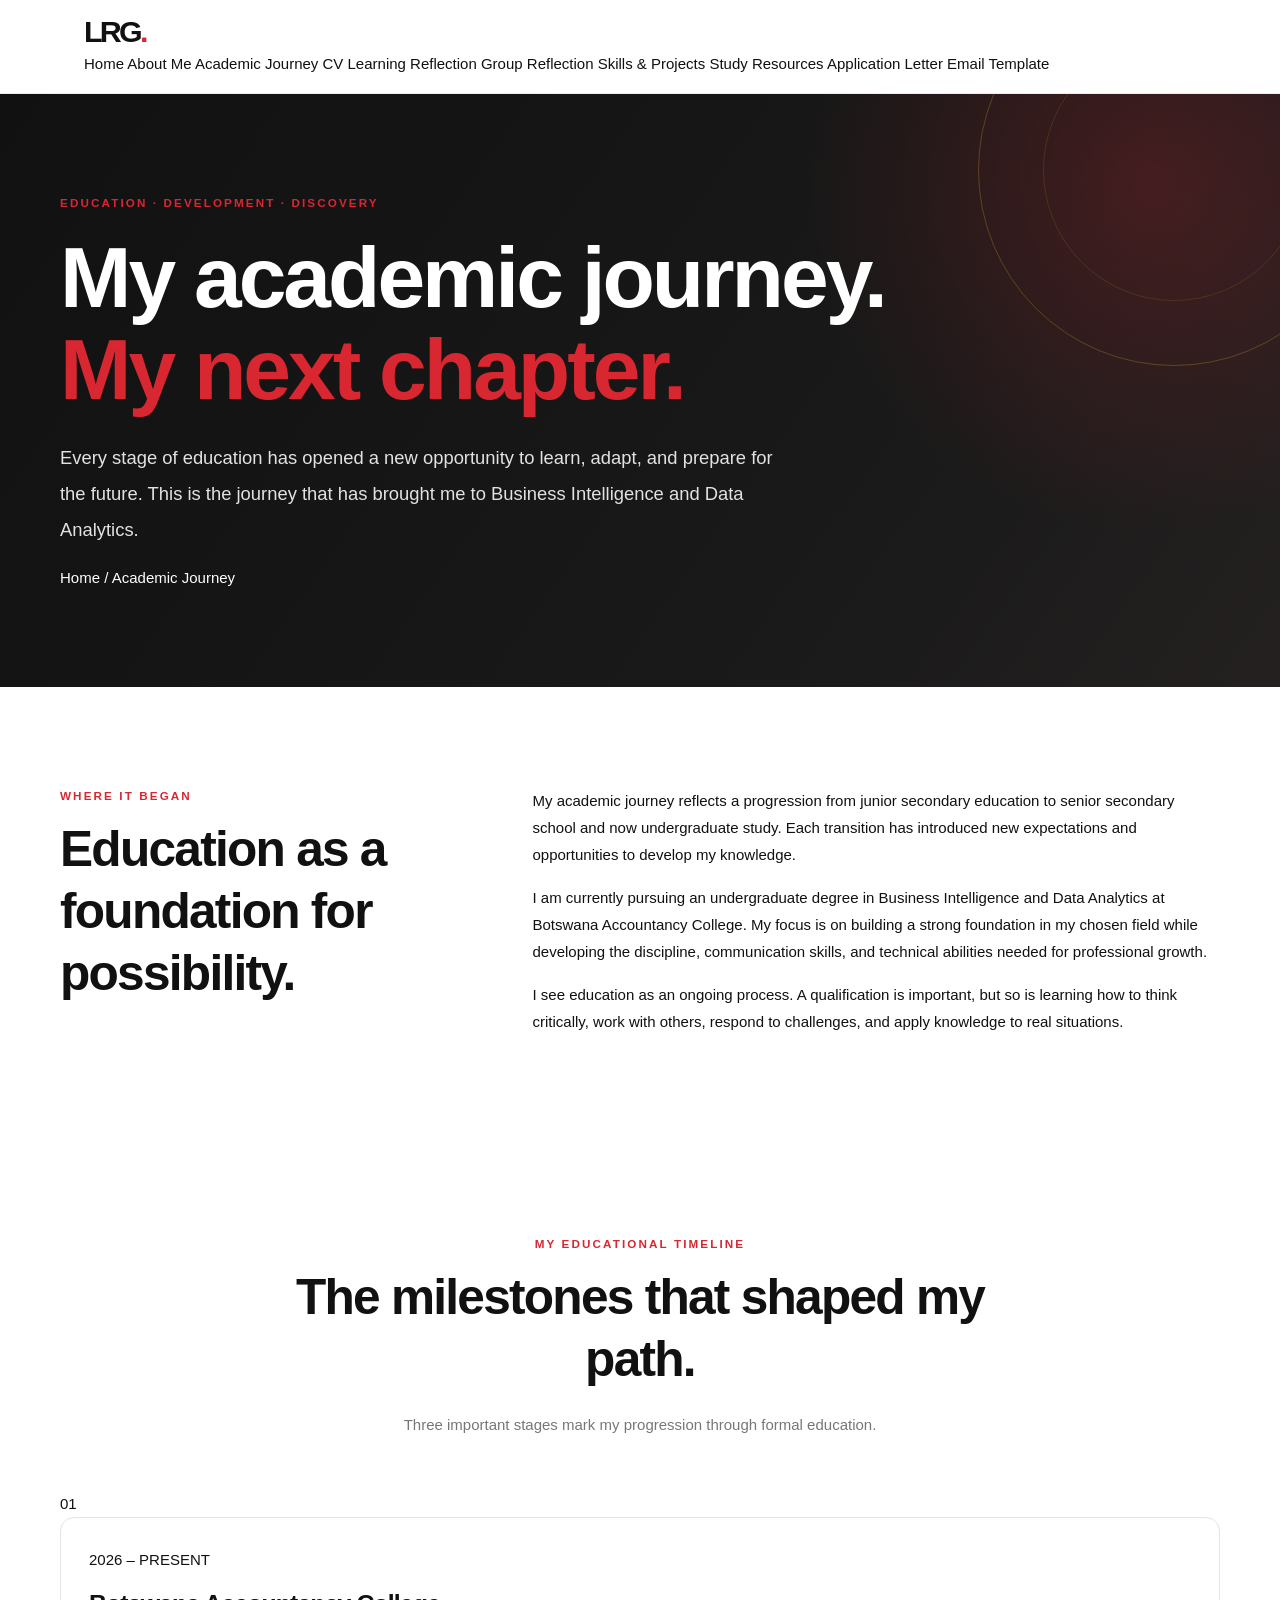
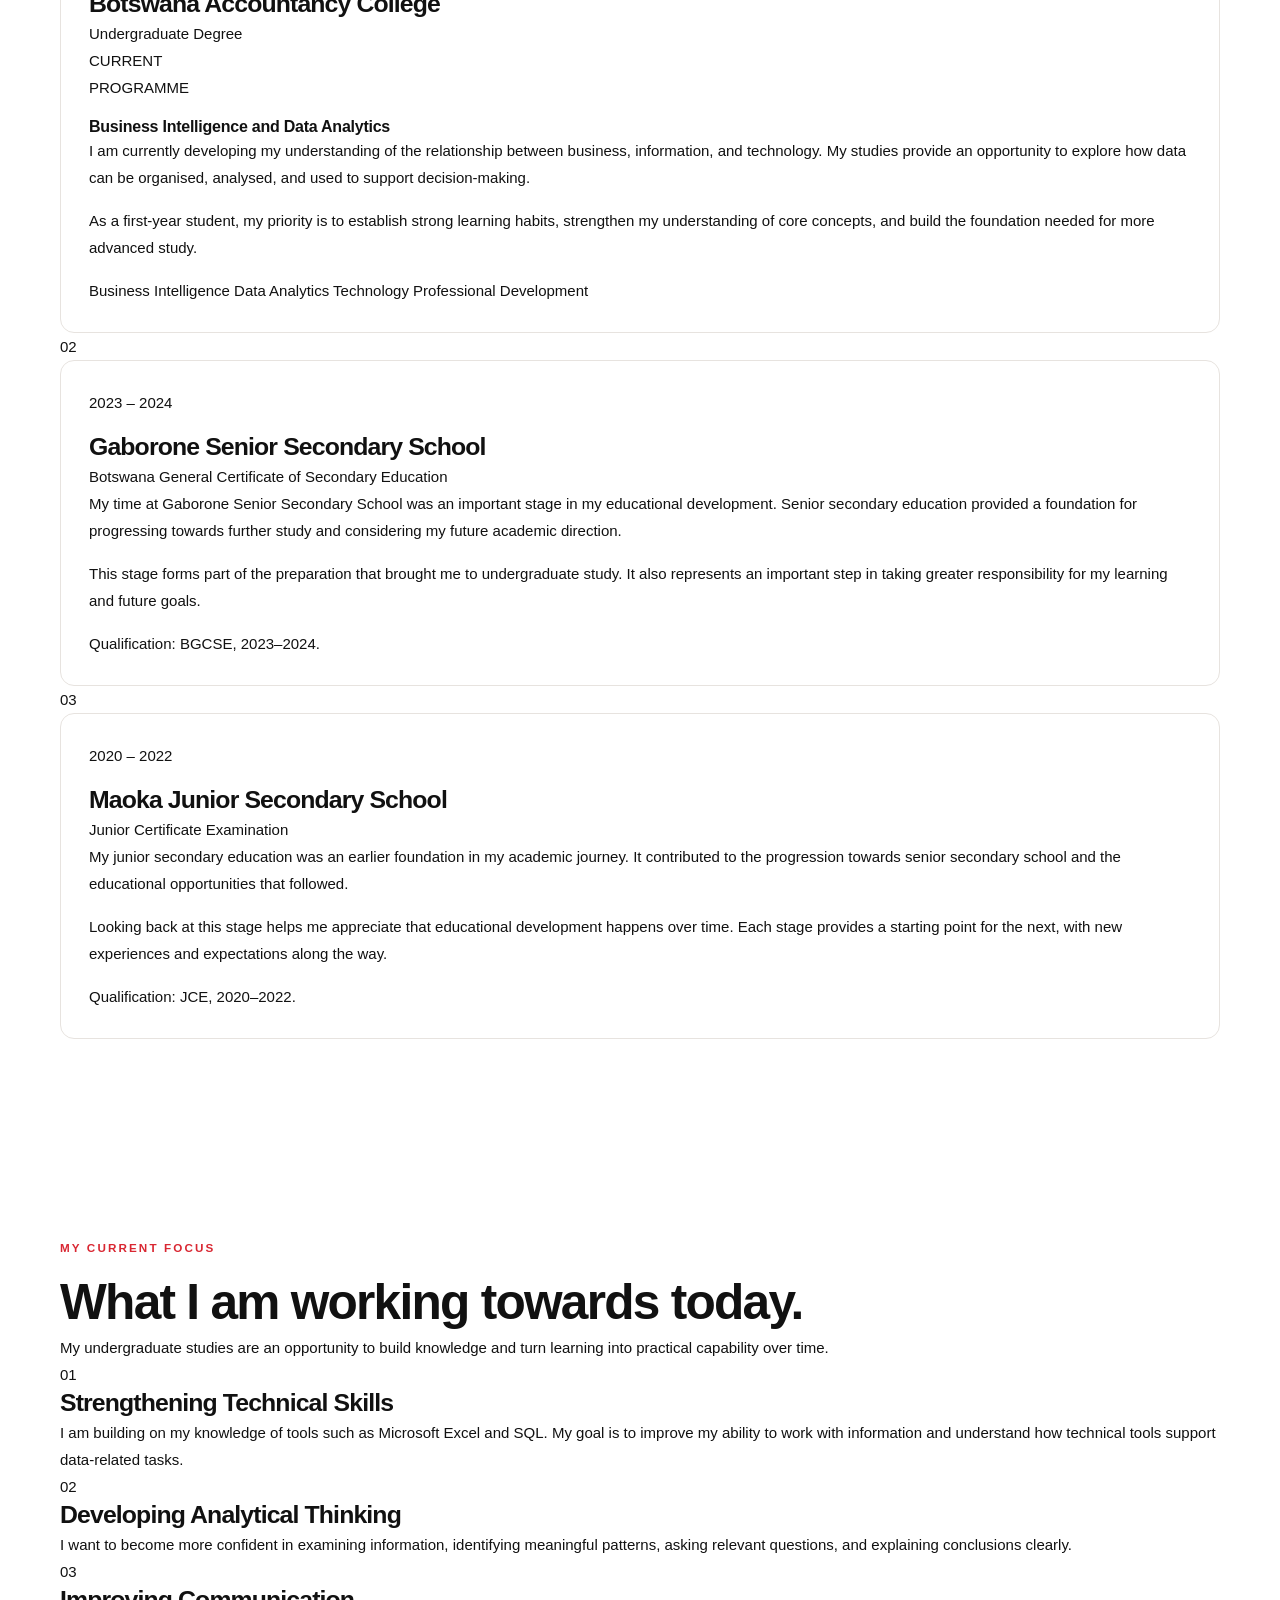
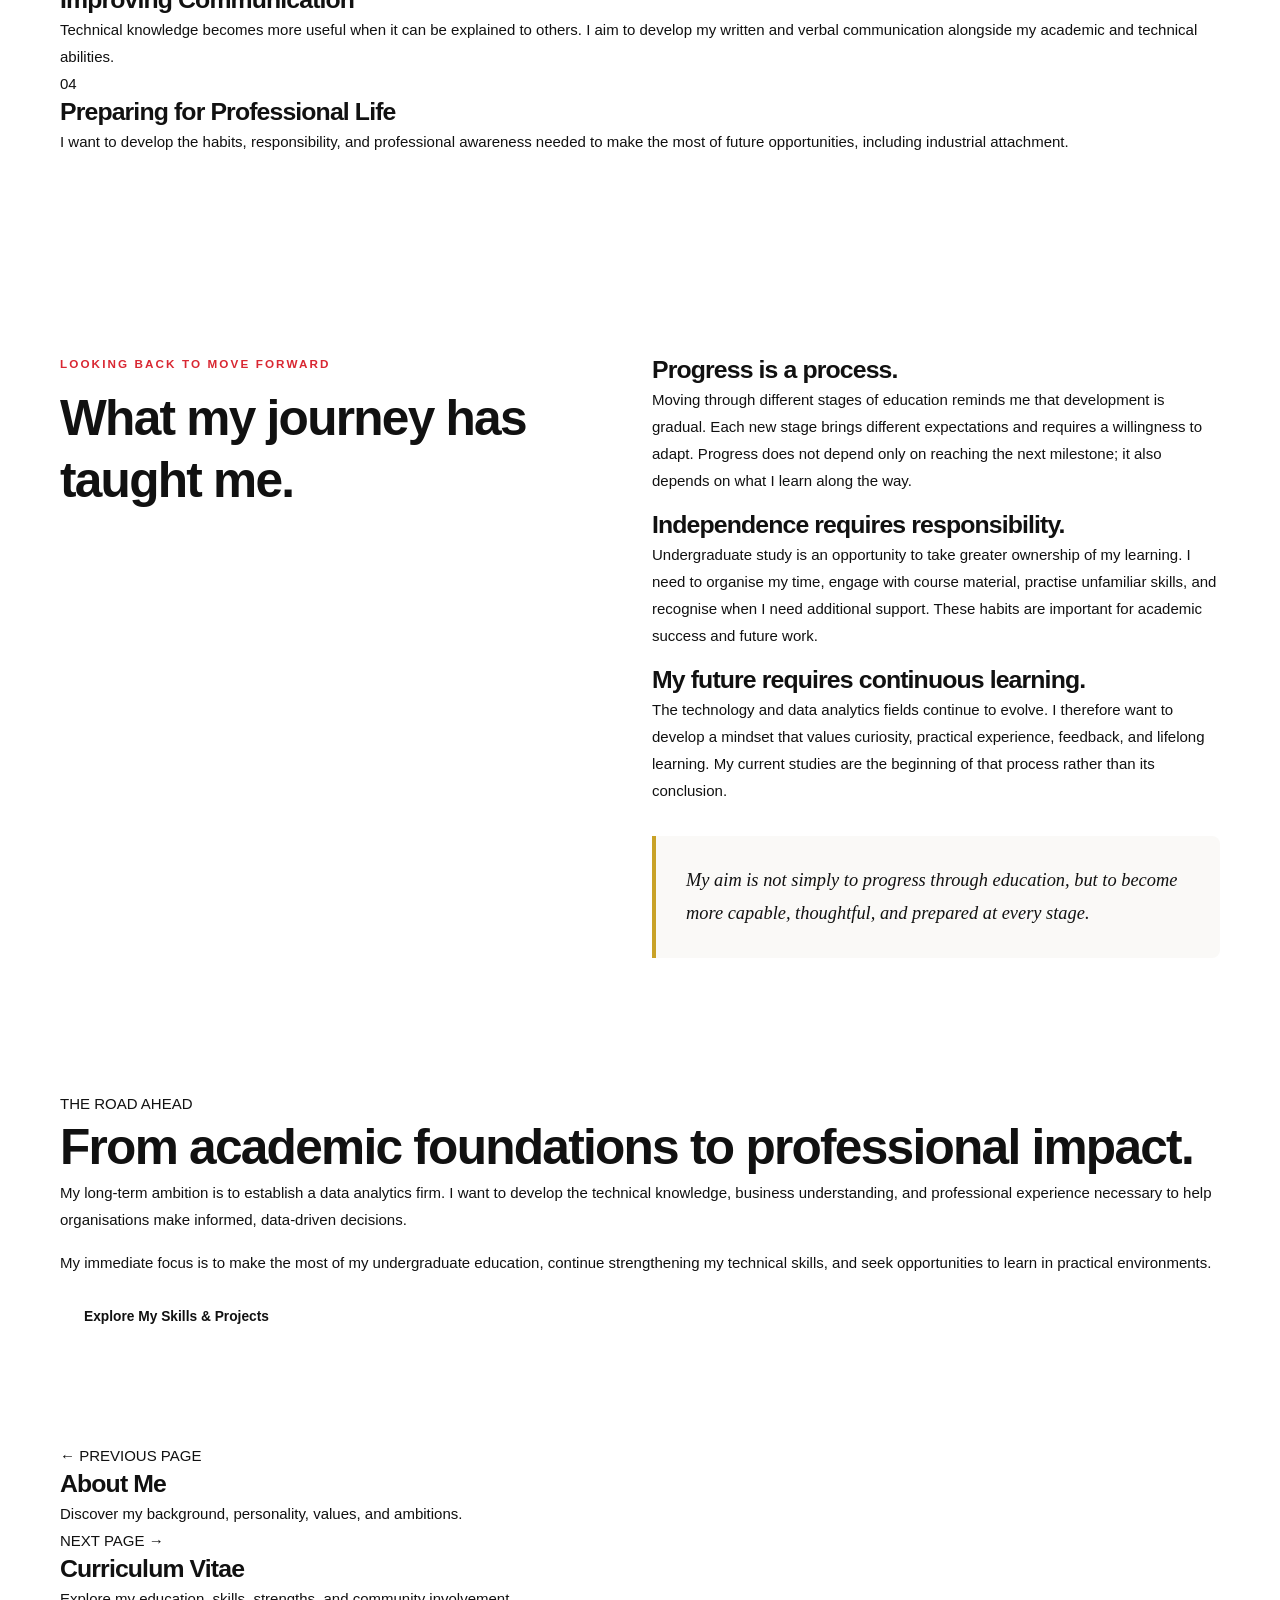
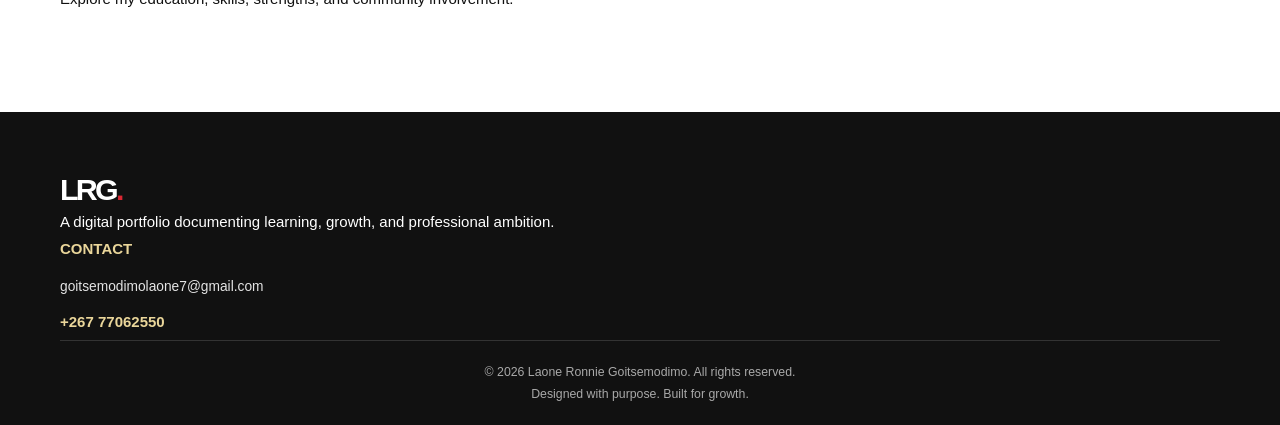
<file: academic-journey.html>
<!DOCTYPE html>
<html lang="en">
<head>
    <meta charset="UTF-8">
    <meta name="viewport" content="width=device-width, initial-scale=1.0">

    <meta name="description"
          content="Explore Laone Ronnie Goitsemodimo's educational journey from Maoka Junior Secondary School and Gaborone Senior Secondary School to Botswana Accountancy College.">

    <meta name="author" content="Laone Ronnie Goitsemodimo">

    <title>Academic Journey | Laone R. Goitsemodimo</title>

    <link rel="stylesheet" href="style.css">
</head>

<body>

    <!-- ================= HEADER & NAVIGATION ================= -->

    <header class="site-header">

        <div class="container header-container">

            <a href="index.html" class="brand" aria-label="Laone Goitsemodimo Home">
                LRG<span>.</span>
            </a>

            <nav class="main-navigation" aria-label="Main navigation">

                <a href="index.html">Home</a>
                <a href="about.html">About Me</a>
                <a href="academic-journey.html" class="active" aria-current="page">Academic Journey</a>
                <a href="cv.html">CV</a>
                <a href="blog.html">Learning Reflection</a>
                <a href="group-reflection.html">Group Reflection</a>
                <a href="skills-projects.html">Skills &amp; Projects</a>
                <a href="study-resources.html">Study Resources</a>
                <a href="application-letter.html">Application Letter</a>
                <a href="email-template.html">Email Template</a>

            </nav>

        </div>

    </header>


    <!-- ================= PAGE HERO ================= -->

    <main>

        <section class="page-hero academic-hero">

            <div class="container">

                <p class="eyebrow">EDUCATION · DEVELOPMENT · DISCOVERY</p>

                <h1>
                    My academic journey.
                    <span>My next chapter.</span>
                </h1>

                <p class="page-intro">
                    Every stage of education has opened a new opportunity
                    to learn, adapt, and prepare for the future. This is
                    the journey that has brought me to Business Intelligence
                    and Data Analytics.
                </p>

                <div class="breadcrumb">
                    <a href="index.html">Home</a>
                    <span aria-hidden="true">/</span>
                    <span>Academic Journey</span>
                </div>

            </div>

        </section>


        <!-- ================= INTRODUCTION ================= -->

        <section class="section academic-intro-section">

            <div class="container academic-intro-grid">

                <div>

                    <p class="eyebrow">WHERE IT BEGAN</p>

                    <h2>
                        Education as a foundation
                        <span>for possibility.</span>
                    </h2>

                </div>

                <div class="academic-intro-content">

                    <p>
                        My academic journey reflects a progression from
                        junior secondary education to senior secondary
                        school and now undergraduate study. Each transition
                        has introduced new expectations and opportunities
                        to develop my knowledge.
                    </p>

                    <p>
                        I am currently pursuing an undergraduate degree
                        in Business Intelligence and Data Analytics at
                        Botswana Accountancy College. My focus is on
                        building a strong foundation in my chosen field
                        while developing the discipline, communication
                        skills, and technical abilities needed for
                        professional growth.
                    </p>

                    <p>
                        I see education as an ongoing process. A qualification
                        is important, but so is learning how to think
                        critically, work with others, respond to challenges,
                        and apply knowledge to real situations.
                    </p>

                </div>

            </div>

        </section>


        <!-- ================= EDUCATION TIMELINE ================= -->

        <section class="section education-timeline-section">

            <div class="container">

                <div class="section-heading">

                    <p class="eyebrow">MY EDUCATIONAL TIMELINE</p>

                    <h2>
                        The milestones that
                        <span>shaped my path.</span>
                    </h2>

                    <p class="section-intro">
                        Three important stages mark my progression
                        through formal education.
                    </p>

                </div>


                <div class="education-timeline">


                    <!-- UNIVERSITY -->

                    <article class="education-entry">

                        <div class="timeline-marker">
                            <span>01</span>
                        </div>

                        <div class="education-card">

                            <div class="education-card-header">

                                <div>

                                    <p class="education-period">2026 – PRESENT</p>

                                    <h3>Botswana Accountancy College</h3>

                                    <p class="education-qualification">
                                        Undergraduate Degree
                                    </p>

                                </div>

                                <span class="education-status">
                                    CURRENT
                                </span>

                            </div>

                            <div class="education-card-body">

                                <p class="education-label">PROGRAMME</p>

                                <h4>
                                    Business Intelligence and Data Analytics
                                </h4>

                                <p>
                                    I am currently developing my understanding
                                    of the relationship between business,
                                    information, and technology. My studies
                                    provide an opportunity to explore how
                                    data can be organised, analysed, and used
                                    to support decision-making.
                                </p>

                                <p>
                                    As a first-year student, my priority is
                                    to establish strong learning habits,
                                    strengthen my understanding of core
                                    concepts, and build the foundation
                                    needed for more advanced study.
                                </p>

                                <div class="education-focus">

                                    <span>Business Intelligence</span>
                                    <span>Data Analytics</span>
                                    <span>Technology</span>
                                    <span>Professional Development</span>

                                </div>

                            </div>

                        </div>

                    </article>


                    <!-- SENIOR SECONDARY -->

                    <article class="education-entry">

                        <div class="timeline-marker">
                            <span>02</span>
                        </div>

                        <div class="education-card">

                            <div class="education-card-header">

                                <div>

                                    <p class="education-period">2023 – 2024</p>

                                    <h3>Gaborone Senior Secondary School</h3>

                                    <p class="education-qualification">
                                        Botswana General Certificate of Secondary Education
                                    </p>

                                </div>

                            </div>

                            <div class="education-card-body">

                                <p>
                                    My time at Gaborone Senior Secondary
                                    School was an important stage in my
                                    educational development. Senior secondary
                                    education provided a foundation for
                                    progressing towards further study and
                                    considering my future academic direction.
                                </p>

                                <p>
                                    This stage forms part of the preparation
                                    that brought me to undergraduate study.
                                    It also represents an important step
                                    in taking greater responsibility for
                                    my learning and future goals.
                                </p>

                                <p class="education-note">
                                    Qualification: BGCSE, 2023–2024.
                                </p>

                            </div>

                        </div>

                    </article>


                    <!-- JUNIOR SECONDARY -->

                    <article class="education-entry">

                        <div class="timeline-marker">
                            <span>03</span>
                        </div>

                        <div class="education-card">

                            <div class="education-card-header">

                                <div>

                                    <p class="education-period">2020 – 2022</p>

                                    <h3>Maoka Junior Secondary School</h3>

                                    <p class="education-qualification">
                                        Junior Certificate Examination
                                    </p>

                                </div>

                            </div>

                            <div class="education-card-body">

                                <p>
                                    My junior secondary education was an
                                    earlier foundation in my academic
                                    journey. It contributed to the progression
                                    towards senior secondary school and
                                    the educational opportunities that
                                    followed.
                                </p>

                                <p>
                                    Looking back at this stage helps me
                                    appreciate that educational development
                                    happens over time. Each stage provides
                                    a starting point for the next, with
                                    new experiences and expectations along
                                    the way.
                                </p>

                                <p class="education-note">
                                    Qualification: JCE, 2020–2022.
                                </p>

                            </div>

                        </div>

                    </article>

                </div>

            </div>

        </section>


        <!-- ================= CURRENT ACADEMIC FOCUS ================= -->

        <section class="section academic-focus-section">

            <div class="container">

                <div class="section-header">

                    <div>

                        <p class="eyebrow">MY CURRENT FOCUS</p>

                        <h2>
                            What I am working
                            <span>towards today.</span>
                        </h2>

                    </div>

                    <p class="section-intro">
                        My undergraduate studies are an opportunity to
                        build knowledge and turn learning into practical
                        capability over time.
                    </p>

                </div>


                <div class="academic-focus-grid">

                    <article class="academic-focus-card">

                        <span class="focus-index">01</span>

                        <h3>Strengthening Technical Skills</h3>

                        <p>
                            I am building on my knowledge of tools such
                            as Microsoft Excel and SQL. My goal is to
                            improve my ability to work with information
                            and understand how technical tools support
                            data-related tasks.
                        </p>

                    </article>


                    <article class="academic-focus-card">

                        <span class="focus-index">02</span>

                        <h3>Developing Analytical Thinking</h3>

                        <p>
                            I want to become more confident in examining
                            information, identifying meaningful patterns,
                            asking relevant questions, and explaining
                            conclusions clearly.
                        </p>

                    </article>


                    <article class="academic-focus-card">

                        <span class="focus-index">03</span>

                        <h3>Improving Communication</h3>

                        <p>
                            Technical knowledge becomes more useful when
                            it can be explained to others. I aim to develop
                            my written and verbal communication alongside
                            my academic and technical abilities.
                        </p>

                    </article>


                    <article class="academic-focus-card">

                        <span class="focus-index">04</span>

                        <h3>Preparing for Professional Life</h3>

                        <p>
                            I want to develop the habits, responsibility,
                            and professional awareness needed to make
                            the most of future opportunities, including
                            industrial attachment.
                        </p>

                    </article>

                </div>

            </div>

        </section>


        <!-- ================= ACADEMIC REFLECTION ================= -->

        <section class="section academic-reflection-section">

            <div class="container reflection-grid">

                <div class="reflection-heading">

                    <p class="eyebrow">LOOKING BACK TO MOVE FORWARD</p>

                    <h2>
                        What my journey
                        <span>has taught me.</span>
                    </h2>

                </div>

                <div class="reflection-content">

                    <h3>Progress is a process.</h3>

                    <p>
                        Moving through different stages of education
                        reminds me that development is gradual. Each
                        new stage brings different expectations and
                        requires a willingness to adapt. Progress does
                        not depend only on reaching the next milestone;
                        it also depends on what I learn along the way.
                    </p>

                    <h3>Independence requires responsibility.</h3>

                    <p>
                        Undergraduate study is an opportunity to take
                        greater ownership of my learning. I need to
                        organise my time, engage with course material,
                        practise unfamiliar skills, and recognise when
                        I need additional support. These habits are
                        important for academic success and future work.
                    </p>

                    <h3>My future requires continuous learning.</h3>

                    <p>
                        The technology and data analytics fields continue
                        to evolve. I therefore want to develop a mindset
                        that values curiosity, practical experience,
                        feedback, and lifelong learning. My current
                        studies are the beginning of that process rather
                        than its conclusion.
                    </p>

                    <blockquote class="academic-quote">
                        My aim is not simply to progress through education,
                        but to become more capable, thoughtful, and prepared
                        at every stage.
                    </blockquote>

                </div>

            </div>

        </section>


        <!-- ================= FUTURE GOALS ================= -->

        <section class="career-section academic-career-section">

            <div class="container career-container">

                <div class="career-label">
                    <span class="gold-line"></span>
                    <p>THE ROAD AHEAD</p>
                </div>

                <h2>
                    From academic foundations
                    <span>to professional impact.</span>
                </h2>

                <p>
                    My long-term ambition is to establish a data analytics
                    firm. I want to develop the technical knowledge,
                    business understanding, and professional experience
                    necessary to help organisations make informed,
                    data-driven decisions.
                </p>

                <p>
                    My immediate focus is to make the most of my
                    undergraduate education, continue strengthening
                    my technical skills, and seek opportunities to
                    learn in practical environments.
                </p>

                <a href="skills-projects.html" class="btn btn-light">
                    Explore My Skills &amp; Projects
                </a>

            </div>

        </section>


        <!-- ================= PAGE NAVIGATION ================= -->

        <section class="section page-navigation-section">

            <div class="container page-navigation-grid">

                <a href="about.html" class="page-navigation-card">

                    <span class="navigation-direction">
                        &larr; PREVIOUS PAGE
                    </span>

                    <h3>About Me</h3>

                    <p>
                        Discover my background, personality,
                        values, and ambitions.
                    </p>

                </a>


                <a href="cv.html" class="page-navigation-card next-page">

                    <span class="navigation-direction">
                        NEXT PAGE &rarr;
                    </span>

                    <h3>Curriculum Vitae</h3>

                    <p>
                        Explore my education, skills, strengths,
                        and community involvement.
                    </p>

                </a>

            </div>

        </section>

    </main>


    <!-- ================= FOOTER ================= -->

    <footer class="site-footer">

        <div class="container footer-container">

            <div class="footer-brand">

                <a href="index.html" class="brand">
                    LRG<span>.</span>
                </a>

                <p>
                    A digital portfolio documenting learning,
                    growth, and professional ambition.
                </p>

            </div>


            <div class="footer-contact">

                <p class="footer-label">CONTACT</p>

                <a href="mailto:goitsemodimolaone7@gmail.com">
                    goitsemodimolaone7@gmail.com
                </a>

                <p>+267 77062550</p>

            </div>


            <div class="footer-bottom">

                <p>
                    &copy; <span id="current-year">2026</span>
                    Laone Ronnie Goitsemodimo. All rights reserved.
                </p>

                <p>
                    Designed with purpose. Built for growth.
                </p>

            </div>

        </div>

    </footer>


    <script>
        document.getElementById("current-year").textContent =
            new Date().getFullYear();
    </script>

</body>
</html>
</file>
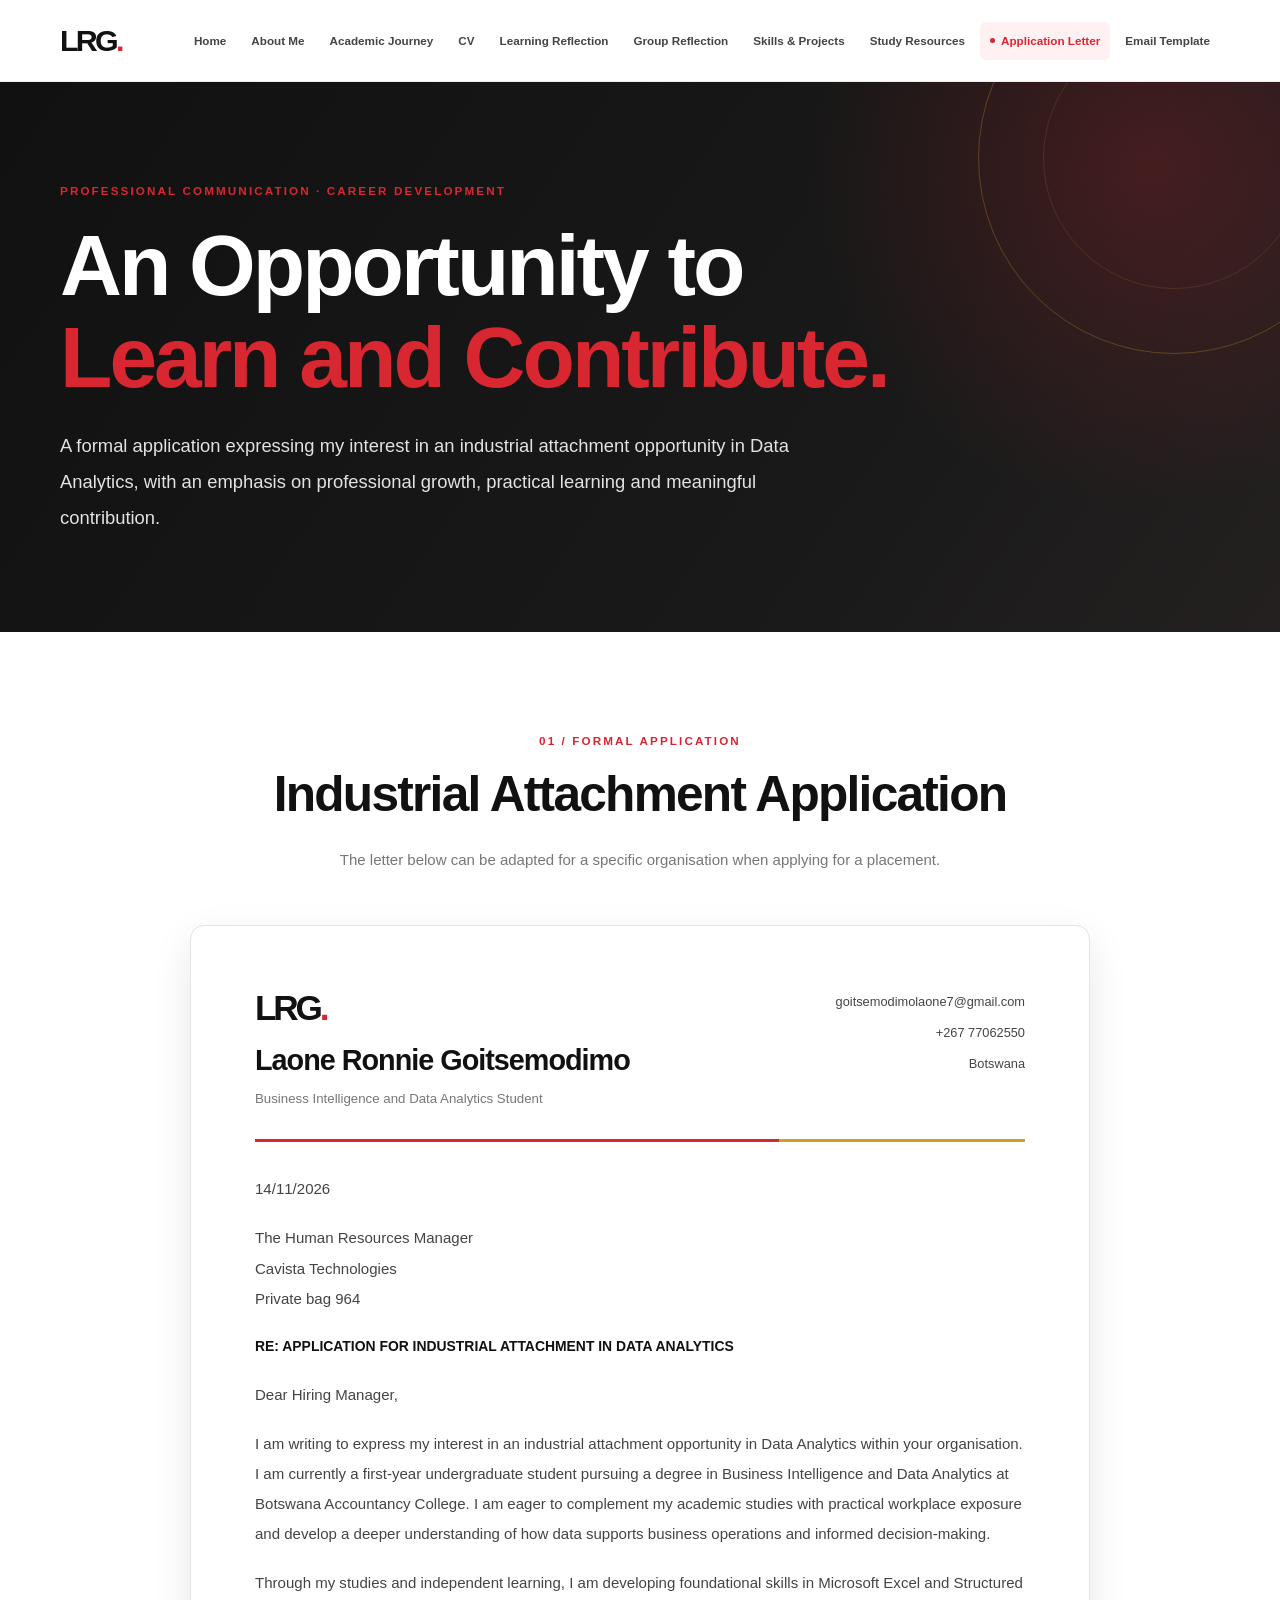
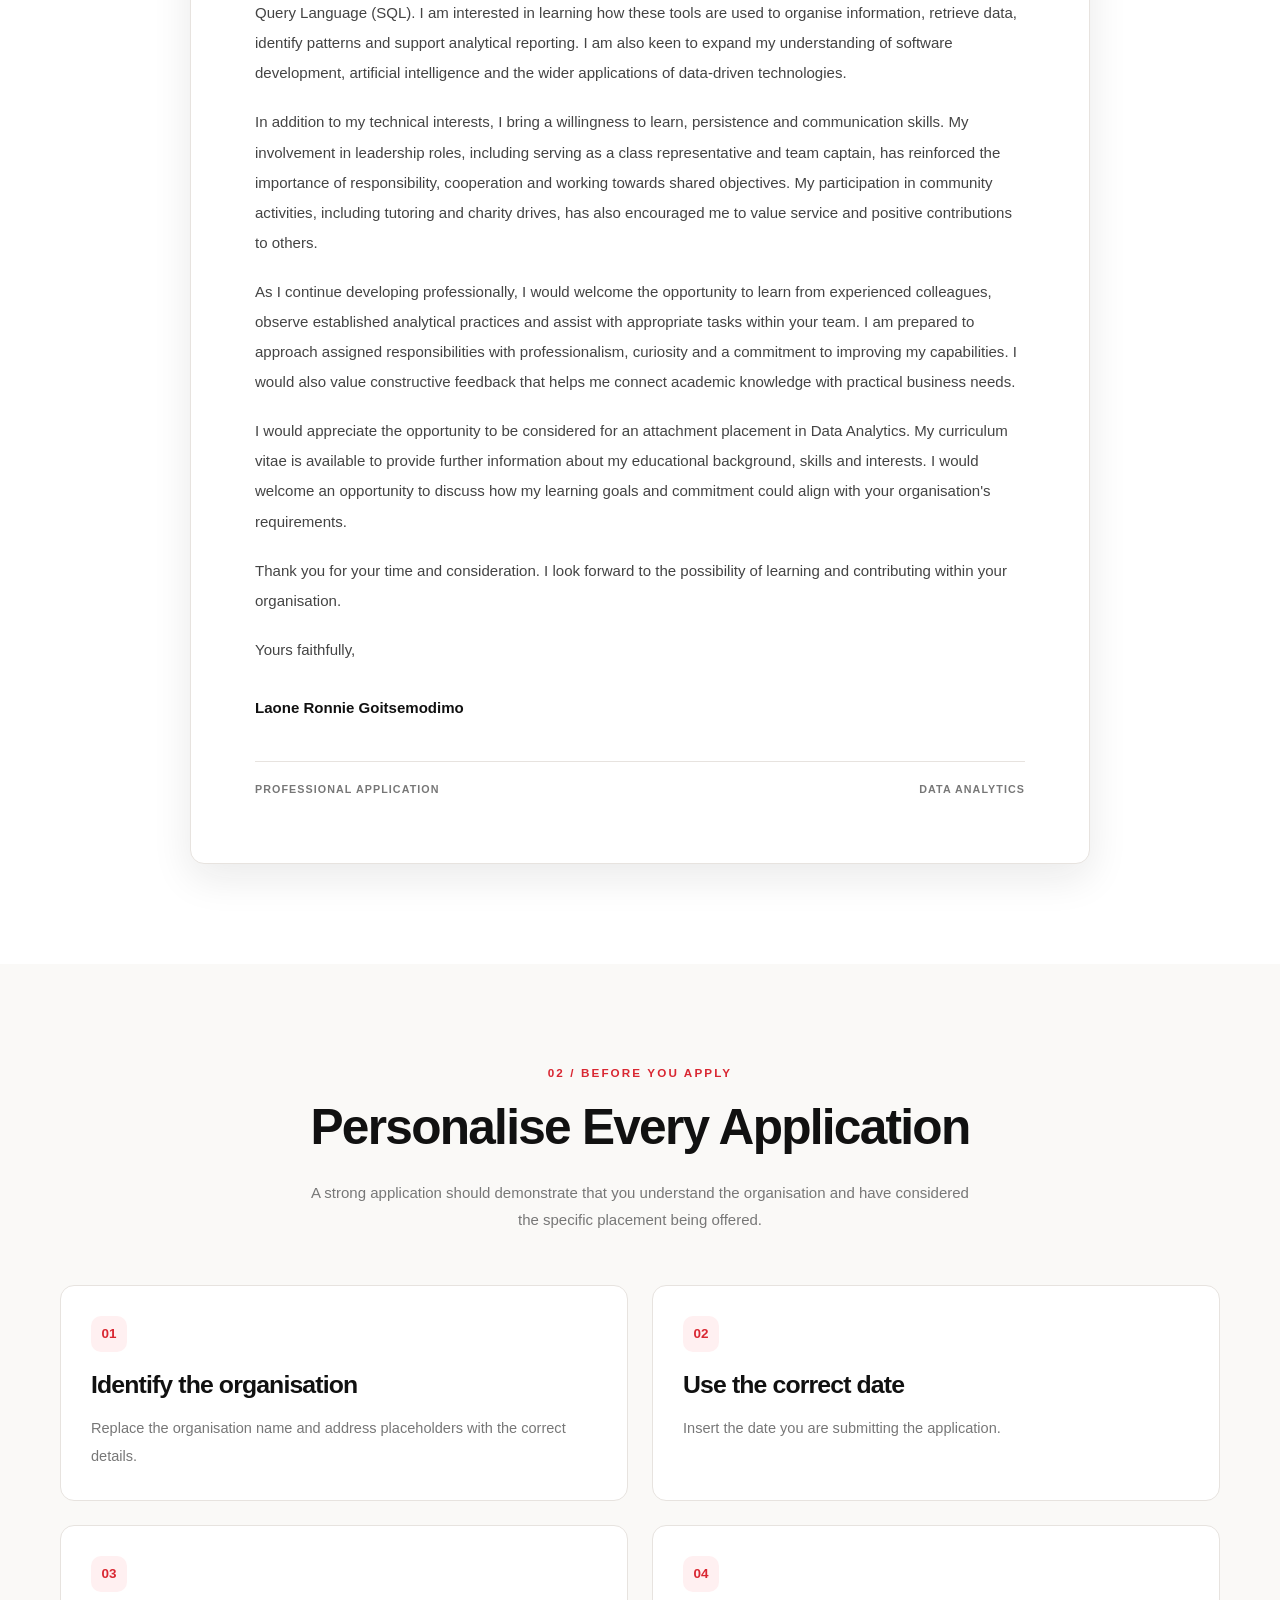
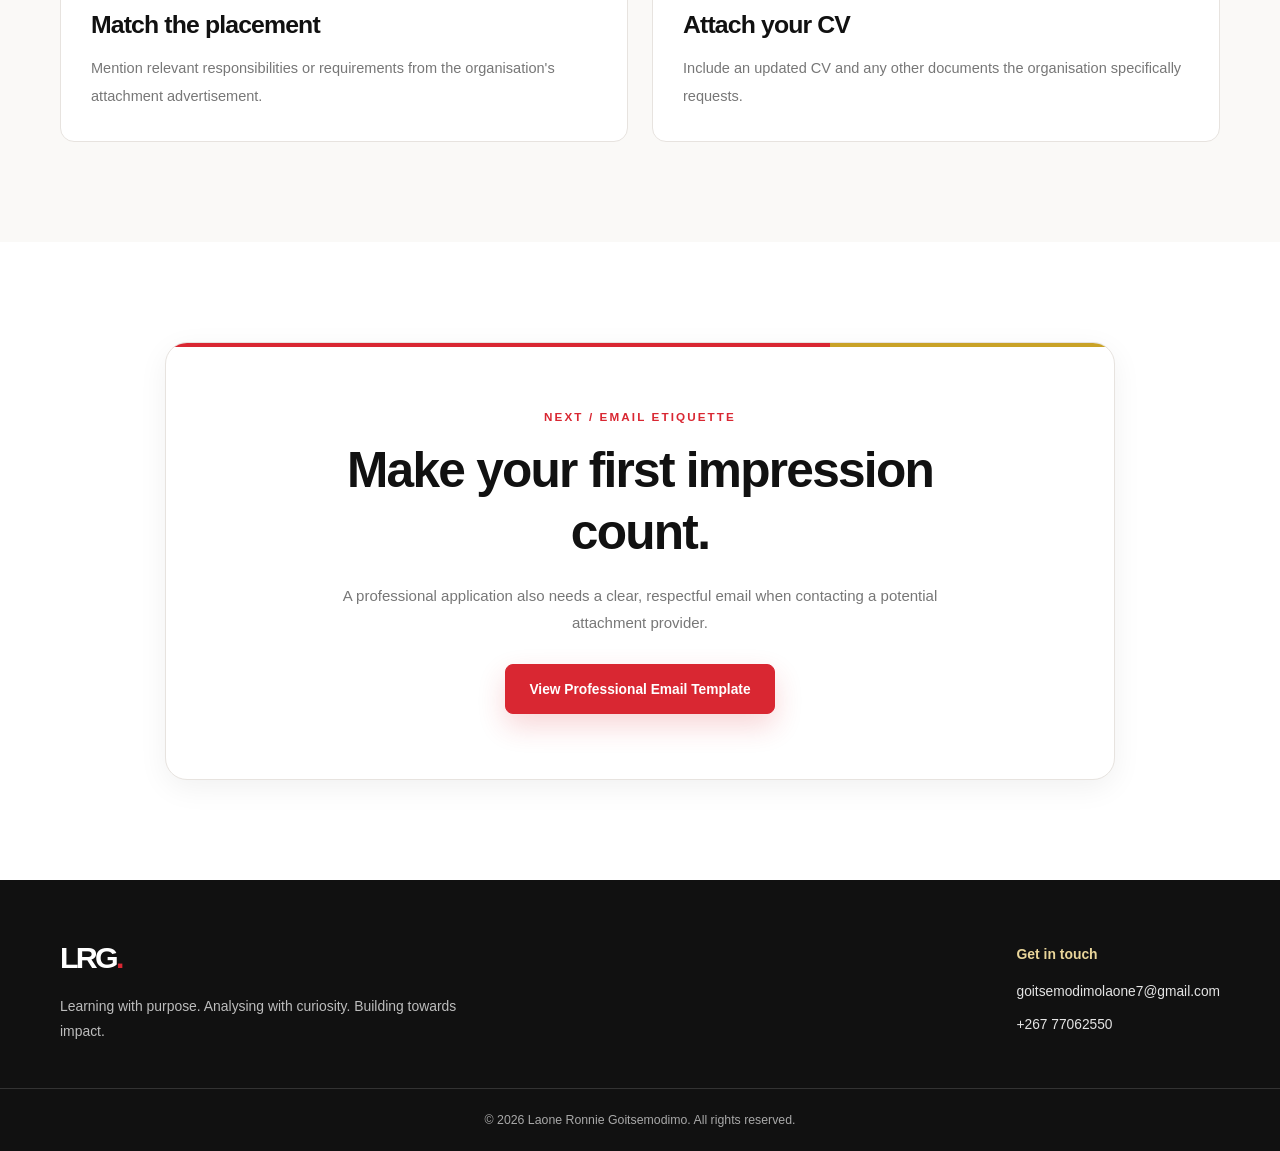
<file: application-letter.html>
<!DOCTYPE html>
<html lang="en">
<head>
    <meta charset="UTF-8">
    <meta name="viewport" content="width=device-width, initial-scale=1.0">

    <meta name="description" content="Industrial attachment application letter for Laone Ronnie Goitsemodimo, a Business Intelligence and Data Analytics student seeking a Data Analytics placement.">

    <title>Application Letter | Laone Ronnie Goitsemodimo</title>

    <link rel="stylesheet" href="style.css">
</head>

<body>

    <!-- ==================== HEADER ==================== -->
    <header class="site-header">
        <a href="index.html" class="brand">
            LRG<span>.</span>
        </a>

        <nav class="main-nav" aria-label="Main navigation">
            <a href="index.html">Home</a>
            <a href="about.html">About Me</a>
            <a href="academic-journey.html">Academic Journey</a>
            <a href="cv.html">CV</a>
            <a href="blog.html">Learning Reflection</a>
            <a href="group-reflection.html">Group Reflection</a>
            <a href="skills-projects.html">Skills & Projects</a>
            <a href="study-resources.html">Study Resources</a>
            <a href="application-letter.html" class="active" aria-current="page">Application Letter</a>
            <a href="email-template.html">Email Template</a>
        </nav>
    </header>


    <main>

        <!-- ==================== HERO ==================== -->
        <section class="page-hero">
            <div class="container">

                <p class="eyebrow">PROFESSIONAL COMMUNICATION · CAREER DEVELOPMENT</p>

                <h1>
                    An Opportunity to
                    <span>Learn and Contribute.</span>
                </h1>

                <p class="page-intro">
                    A formal application expressing my interest in an
                    industrial attachment opportunity in Data Analytics,
                    with an emphasis on professional growth, practical
                    learning and meaningful contribution.
                </p>

            </div>
        </section>


        <!-- ==================== APPLICATION LETTER ==================== -->
        <section class="section">
            <div class="container">

                <div class="section-heading">
                    <p class="eyebrow">01 / FORMAL APPLICATION</p>
                    <h2>Industrial Attachment Application</h2>

                    <p>
                        The letter below can be adapted for a specific
                        organisation when applying for a placement.
                    </p>
                </div>


                <article class="letter-document">

                    <div class="letter-header">

                        <div>
                            <p class="letter-monogram">LRG<span>.</span></p>

                            <h3>Laone Ronnie Goitsemodimo</h3>

                            <p class="letter-subtitle">
                                Business Intelligence and Data Analytics Student
                            </p>
                        </div>

                        <div class="letter-contact">
                            <p>
                                <a href="mailto:goitsemodimolaone7@gmail.com">
                                    goitsemodimolaone7@gmail.com
                                </a>
                            </p>

                            <p>
                                <a href="tel:+26777062550">
                                    +267 77062550
                                </a>
                            </p>

                            <p>Botswana</p>
                        </div>

                    </div>


                    <div class="letter-rule"></div>


                    <div class="letter-body">

                        <p class="letter-date">
                            14/11/2026
                        </p>

                        <p class="letter-recipient">
                            The Human Resources Manager<br>
                            Cavista Technologies<br>
                            Private bag 964
                        </p>

                        <p class="letter-subject">
                            <strong>RE: APPLICATION FOR INDUSTRIAL ATTACHMENT IN DATA ANALYTICS</strong>
                        </p>

                        <p>Dear Hiring Manager,</p>

                        <p>
                            I am writing to express my interest in an
                            industrial attachment opportunity in Data
                            Analytics within your organisation. I am
                            currently a first-year undergraduate student
                            pursuing a degree in Business Intelligence
                            and Data Analytics at Botswana Accountancy
                            College. I am eager to complement my academic
                            studies with practical workplace exposure and
                            develop a deeper understanding of how data
                            supports business operations and informed
                            decision-making.
                        </p>

                        <p>
                            Through my studies and independent learning,
                            I am developing foundational skills in
                            Microsoft Excel and Structured Query Language
                            (SQL). I am interested in learning how these
                            tools are used to organise information,
                            retrieve data, identify patterns and support
                            analytical reporting. I am also keen to expand
                            my understanding of software development,
                            artificial intelligence and the wider
                            applications of data-driven technologies.
                        </p>

                        <p>
                            In addition to my technical interests, I bring
                            a willingness to learn, persistence and
                            communication skills. My involvement in
                            leadership roles, including serving as a class
                            representative and team captain, has reinforced
                            the importance of responsibility, cooperation
                            and working towards shared objectives.
                            My participation in community activities,
                            including tutoring and charity drives, has
                            also encouraged me to value service and
                            positive contributions to others.
                        </p>

                        <p>
                            As I continue developing professionally, I would
                            welcome the opportunity to learn from experienced
                            colleagues, observe established analytical
                            practices and assist with appropriate tasks
                            within your team. I am prepared to approach
                            assigned responsibilities with professionalism,
                            curiosity and a commitment to improving my
                            capabilities. I would also value constructive
                            feedback that helps me connect academic
                            knowledge with practical business needs.
                        </p>

                        <p>
                            I would appreciate the opportunity to be
                            considered for an attachment placement in
                            Data Analytics. My curriculum vitae is available
                            to provide further information about my
                            educational background, skills and interests.
                            I would welcome an opportunity to discuss how
                            my learning goals and commitment could align
                            with your organisation's requirements.
                        </p>

                        <p>
                            Thank you for your time and consideration.
                            I look forward to the possibility of learning
                            and contributing within your organisation.
                        </p>

                        <p>Yours faithfully,</p>

                        <p class="letter-signature">
                            Laone Ronnie Goitsemodimo
                        </p>

                    </div>

                    <div class="letter-footer">
                        <span>PROFESSIONAL APPLICATION</span>
                        <span>DATA ANALYTICS</span>
                    </div>

                </article>

            </div>
        </section>


        <!-- ==================== BEFORE SENDING ==================== -->
        <section class="section section-alt">
            <div class="container">

                <div class="section-heading">
                    <p class="eyebrow">02 / BEFORE YOU APPLY</p>
                    <h2>Personalise Every Application</h2>

                    <p>
                        A strong application should demonstrate that you
                        understand the organisation and have considered
                        the specific placement being offered.
                    </p>
                </div>

                <div class="checklist-grid">

                    <article class="checklist-card">
                        <span class="checklist-number">01</span>
                        <h3>Identify the organisation</h3>
                        <p>
                            Replace the organisation name and address
                            placeholders with the correct details.
                        </p>
                    </article>

                    <article class="checklist-card">
                        <span class="checklist-number">02</span>
                        <h3>Use the correct date</h3>
                        <p>
                            Insert the date you are submitting the
                            application.
                        </p>
                    </article>

                    <article class="checklist-card">
                        <span class="checklist-number">03</span>
                        <h3>Match the placement</h3>
                        <p>
                            Mention relevant responsibilities or
                            requirements from the organisation's
                            attachment advertisement.
                        </p>
                    </article>

                    <article class="checklist-card">
                        <span class="checklist-number">04</span>
                        <h3>Attach your CV</h3>
                        <p>
                            Include an updated CV and any other documents
                            the organisation specifically requests.
                        </p>
                    </article>

                </div>

            </div>
        </section>


        <!-- ==================== CLOSING CTA ==================== -->
        <section class="section">
            <div class="container">

                <div class="next-page-card">

                    <p class="eyebrow">NEXT / EMAIL ETIQUETTE</p>

                    <h2>Make your first impression count.</h2>

                    <p>
                        A professional application also needs a clear,
                        respectful email when contacting a potential
                        attachment provider.
                    </p>

                    <a href="email-template.html" class="btn btn-primary">
                        View Professional Email Template
                    </a>

                </div>

            </div>
        </section>

    </main>


    <!-- ==================== FOOTER ==================== -->
    <footer class="site-footer">
        <div class="container footer-content">

            <div>
                <a href="index.html" class="brand footer-brand">
                    LRG<span>.</span>
                </a>

                <p>
                    Learning with purpose. Analysing with curiosity.
                    Building towards impact.
                </p>
            </div>

            <div class="footer-contact">
                <p>Get in touch</p>

                <a href="mailto:goitsemodimolaone7@gmail.com">
                    goitsemodimolaone7@gmail.com
                </a>

                <a href="tel:+26777062550">
                    +267 77062550
                </a>
            </div>

        </div>

        <div class="footer-bottom">
            <p>
                &copy; <span id="current-year"></span>
                Laone Ronnie Goitsemodimo. All rights reserved.
            </p>
        </div>
    </footer>


    <script>
        document.getElementById("current-year").textContent =
            new Date().getFullYear();
    </script>

</body>
</html>
</file>
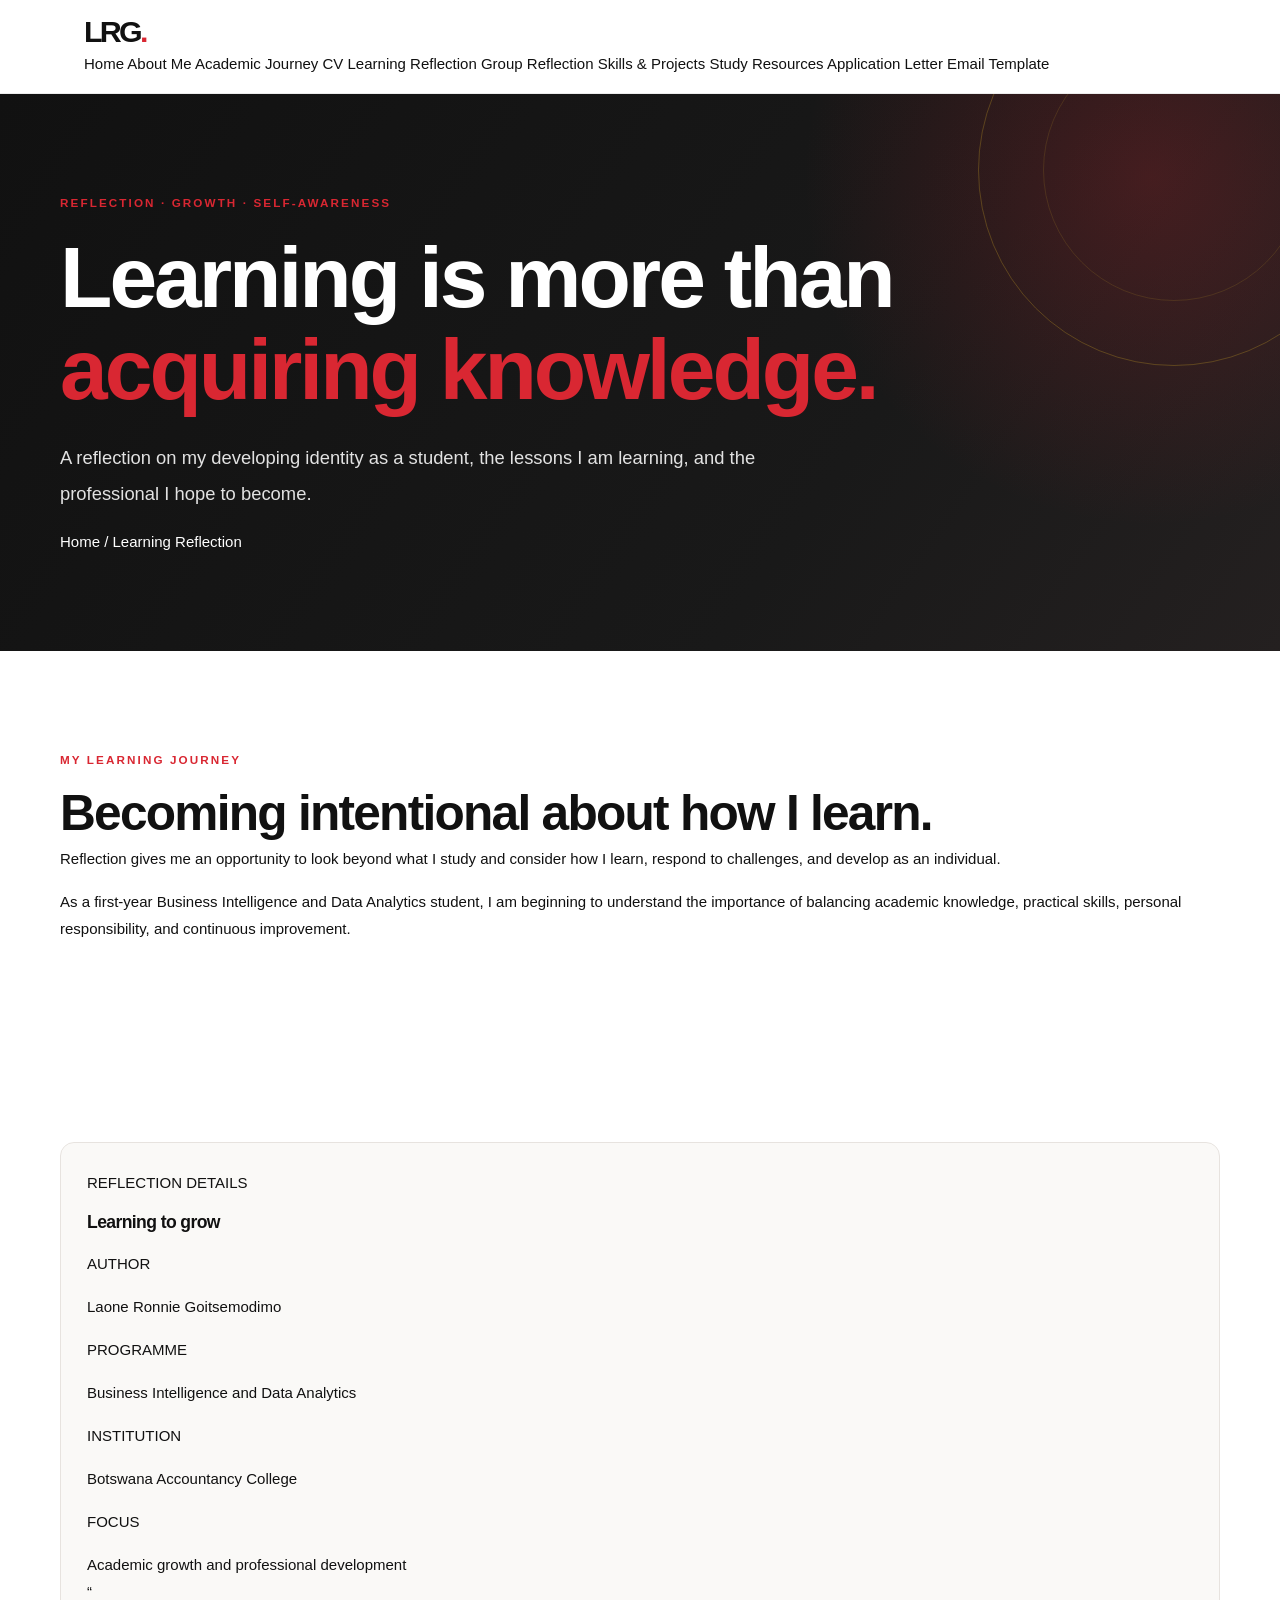
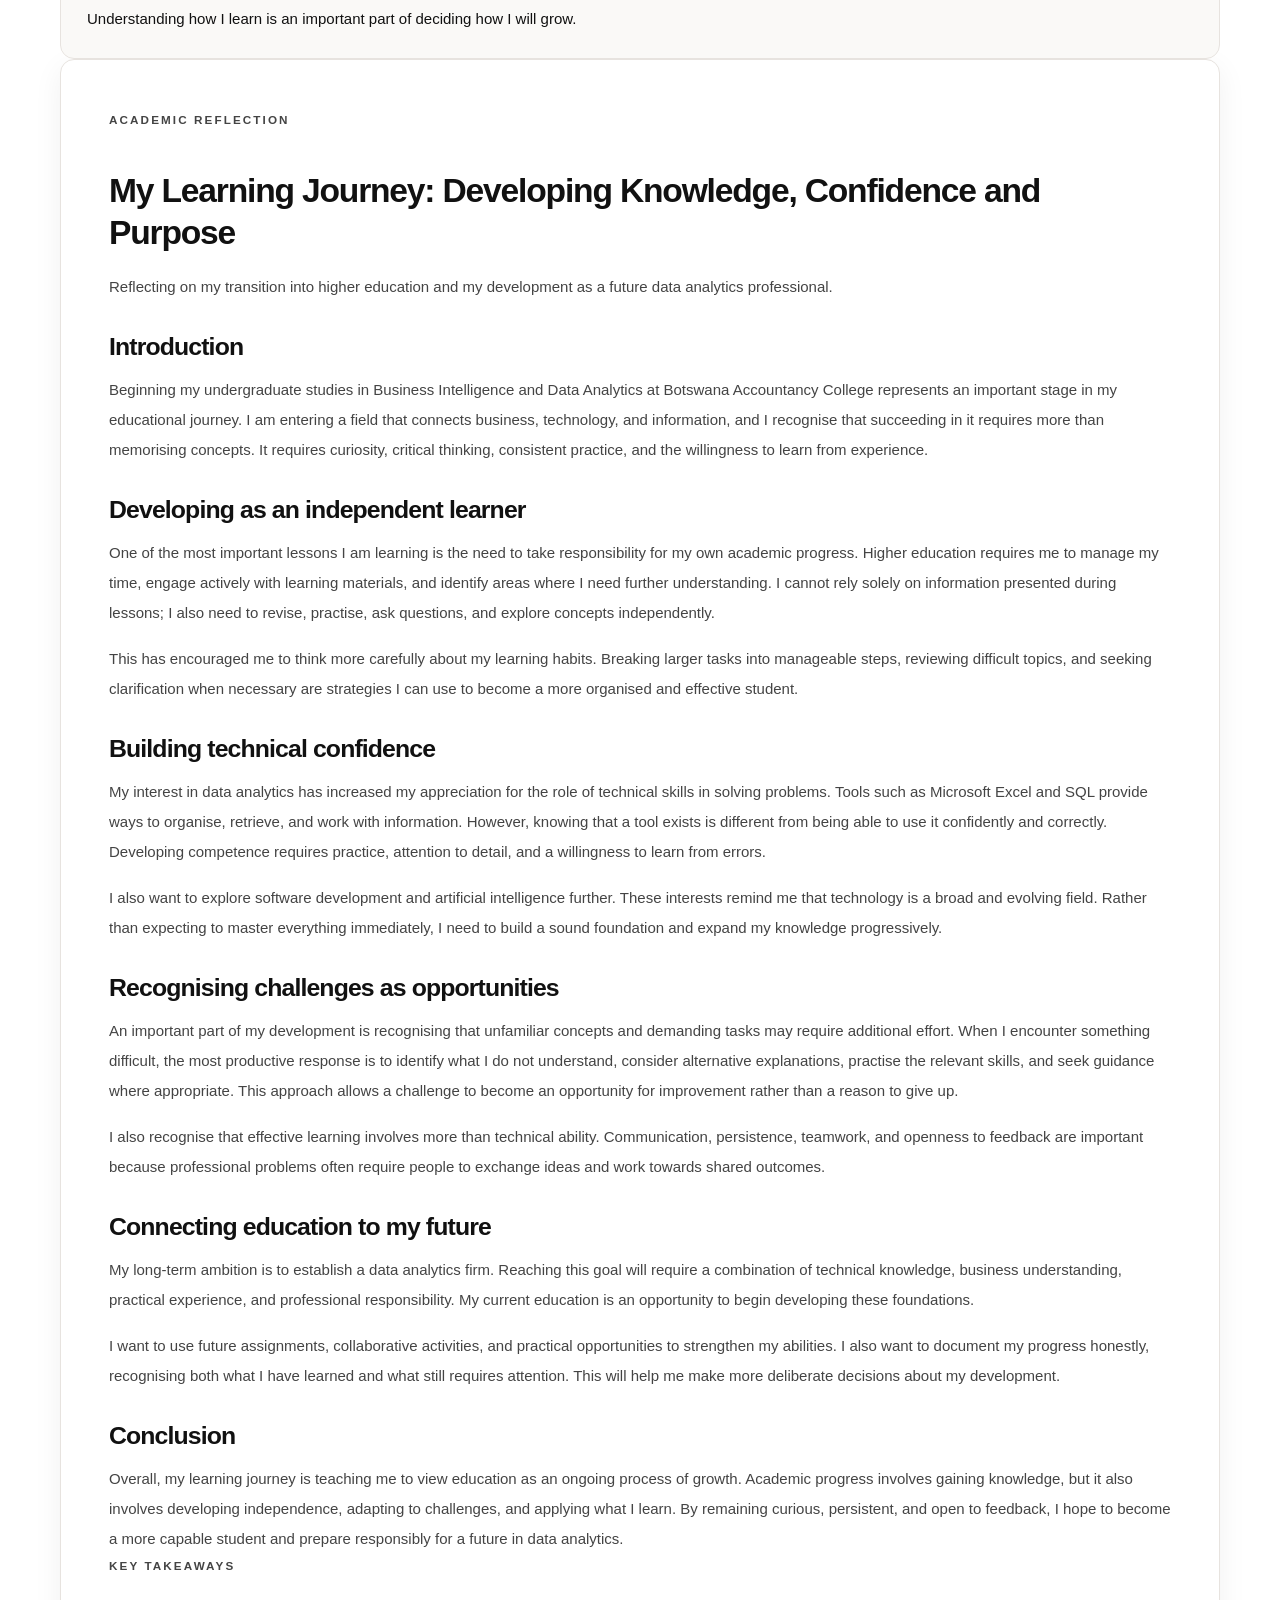
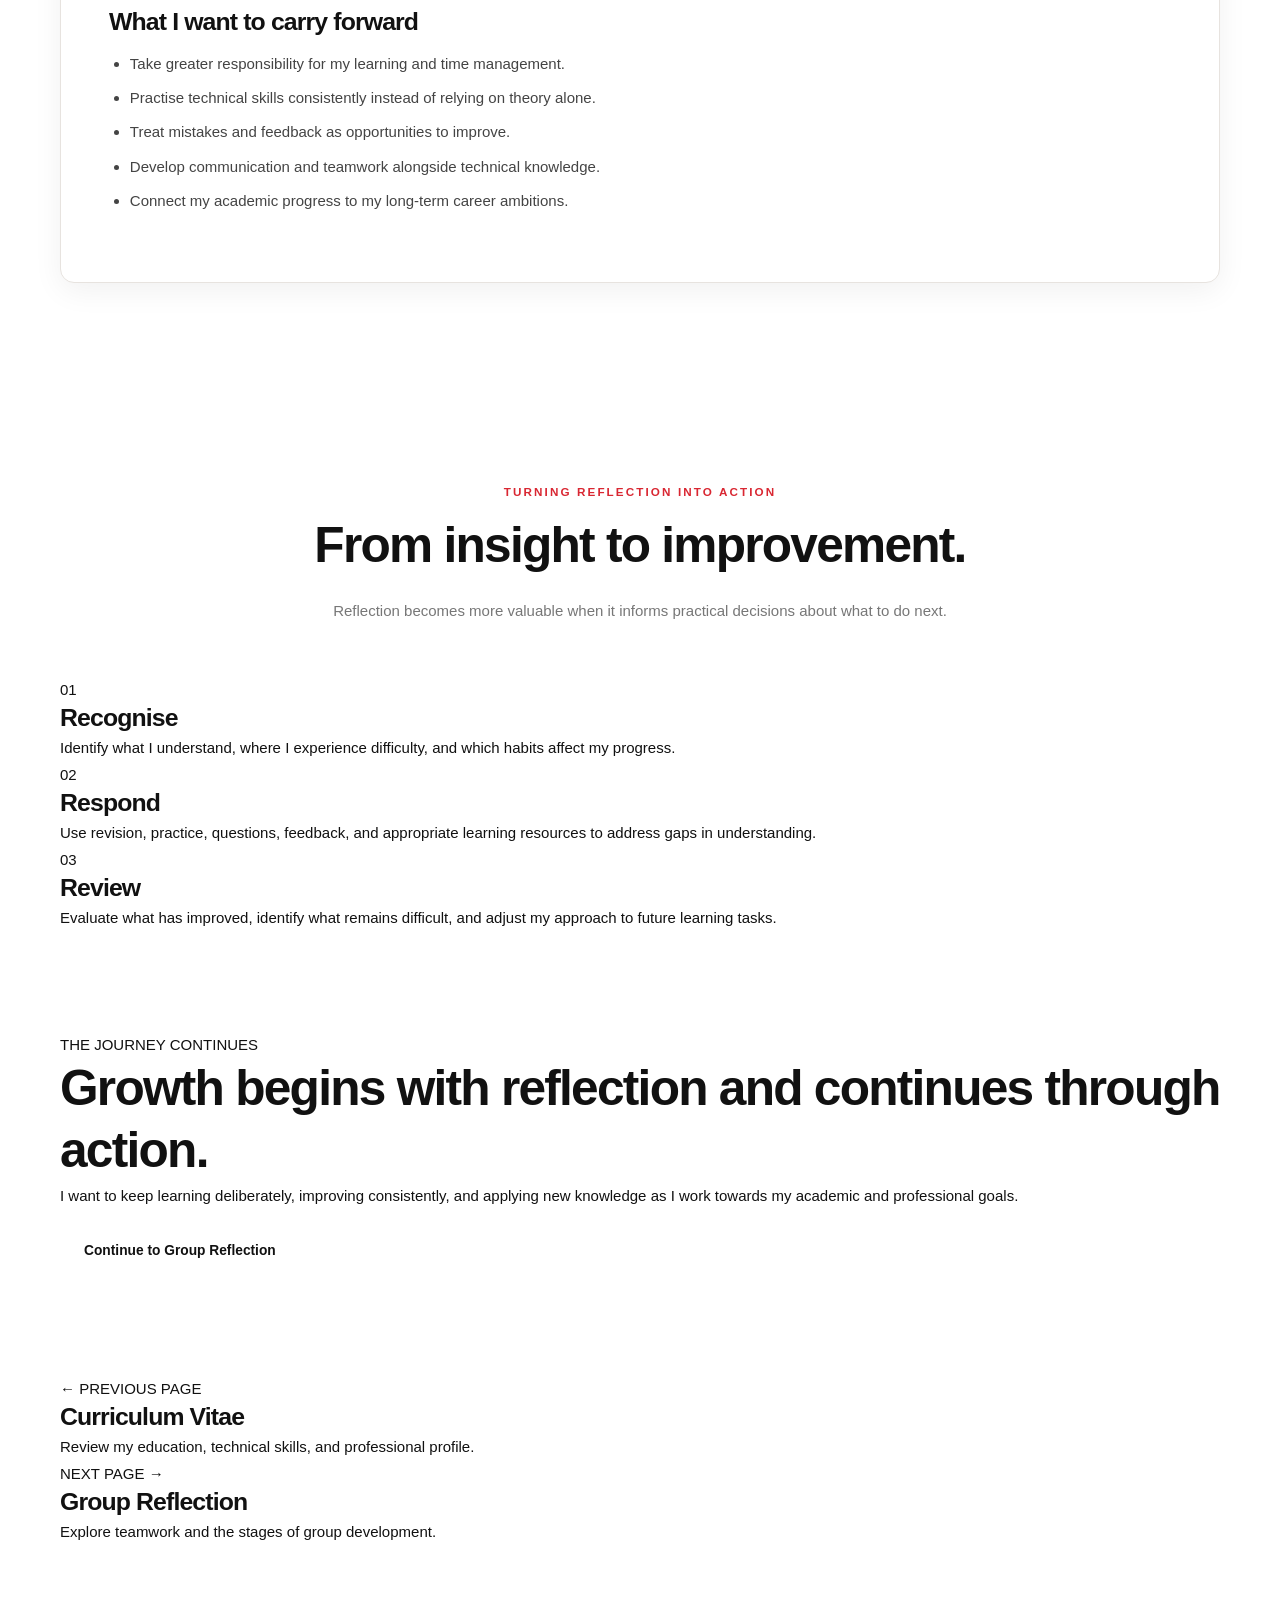
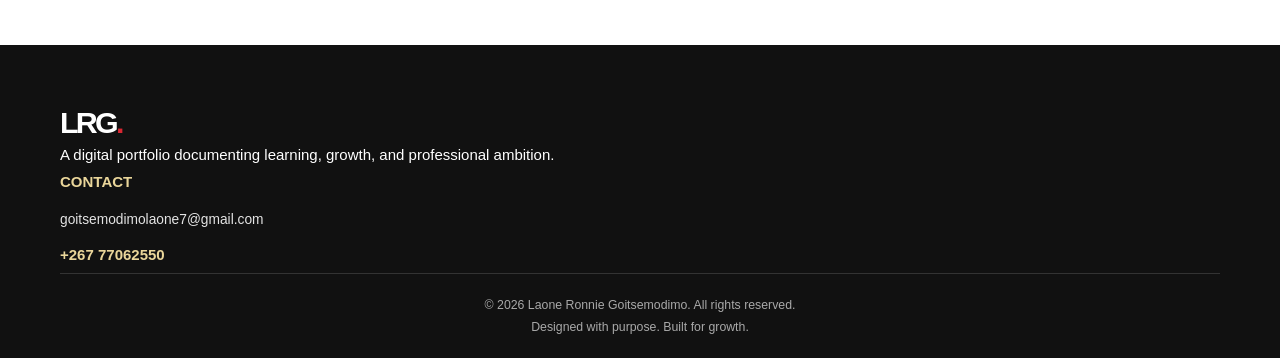
<file: blog.html>
<!DOCTYPE html>
<html lang="en">
<head>
    <meta charset="UTF-8">
    <meta name="viewport" content="width=device-width, initial-scale=1.0">

    <meta name="description"
          content="A reflective account of Laone Ronnie Goitsemodimo's academic development, learning experiences, challenges, and future goals as a Business Intelligence and Data Analytics student.">

    <meta name="author" content="Laone Ronnie Goitsemodimo">

    <title>Learning Reflection | Laone R. Goitsemodimo</title>

    <link rel="stylesheet" href="style.css">
</head>

<body>

    <!-- ================= HEADER & NAVIGATION ================= -->

    <header class="site-header">

        <div class="container header-container">

            <a href="index.html" class="brand" aria-label="Laone Goitsemodimo Home">
                LRG<span>.</span>
            </a>

            <nav class="main-navigation" aria-label="Main navigation">

                <a href="index.html">Home</a>
                <a href="about.html">About Me</a>
                <a href="academic-journey.html">Academic Journey</a>
                <a href="cv.html">CV</a>
                <a href="blog.html" class="active" aria-current="page">Learning Reflection</a>
                <a href="group-reflection.html">Group Reflection</a>
                <a href="skills-projects.html">Skills &amp; Projects</a>
                <a href="study-resources.html">Study Resources</a>
                <a href="application-letter.html">Application Letter</a>
                <a href="email-template.html">Email Template</a>

            </nav>

        </div>

    </header>


    <!-- ================= PAGE HERO ================= -->

    <main>

        <section class="page-hero blog-hero">

            <div class="container">

                <p class="eyebrow">REFLECTION · GROWTH · SELF-AWARENESS</p>

                <h1>
                    Learning is more than
                    <span>acquiring knowledge.</span>
                </h1>

                <p class="page-intro">
                    A reflection on my developing identity as a student,
                    the lessons I am learning, and the professional I
                    hope to become.
                </p>

                <div class="breadcrumb">
                    <a href="index.html">Home</a>
                    <span aria-hidden="true">/</span>
                    <span>Learning Reflection</span>
                </div>

            </div>

        </section>


        <!-- ================= REFLECTION INTRODUCTION ================= -->

        <section class="section blog-intro-section">

            <div class="container blog-intro-grid">

                <div>

                    <p class="eyebrow">MY LEARNING JOURNEY</p>

                    <h2>
                        Becoming intentional
                        <span>about how I learn.</span>
                    </h2>

                </div>

                <div>

                    <p>
                        Reflection gives me an opportunity to look beyond
                        what I study and consider how I learn, respond to
                        challenges, and develop as an individual.
                    </p>

                    <p>
                        As a first-year Business Intelligence and Data
                        Analytics student, I am beginning to understand
                        the importance of balancing academic knowledge,
                        practical skills, personal responsibility, and
                        continuous improvement.
                    </p>

                </div>

            </div>

        </section>


        <!-- ================= MAIN REFLECTIVE BLOG ================= -->

        <section class="section blog-article-section">

            <div class="container blog-article-layout">

                <aside class="blog-sidebar">

                    <div class="blog-sidebar-card">

                        <p class="sidebar-label">REFLECTION DETAILS</p>

                        <h3>Learning to grow</h3>

                        <div class="sidebar-divider"></div>

                        <p class="sidebar-label">AUTHOR</p>
                        <p>Laone Ronnie Goitsemodimo</p>

                        <p class="sidebar-label">PROGRAMME</p>
                        <p>Business Intelligence and Data Analytics</p>

                        <p class="sidebar-label">INSTITUTION</p>
                        <p>Botswana Accountancy College</p>

                        <p class="sidebar-label">FOCUS</p>
                        <p>Academic growth and professional development</p>

                    </div>


                    <div class="blog-sidebar-quote">

                        <span class="quote-mark" aria-hidden="true">“</span>

                        <p>
                            Understanding how I learn is an important
                            part of deciding how I will grow.
                        </p>

                    </div>

                </aside>


                <article class="blog-article">

                    <header class="article-header">

                        <p class="eyebrow">ACADEMIC REFLECTION</p>

                        <h2>
                            My Learning Journey:
                            Developing Knowledge, Confidence and Purpose
                        </h2>

                        <p class="article-subtitle">
                            Reflecting on my transition into higher
                            education and my development as a future
                            data analytics professional.
                        </p>

                    </header>


                    <div class="article-body">

                        <h3>Introduction</h3>

                        <p>
                            Beginning my undergraduate studies in Business
                            Intelligence and Data Analytics at Botswana
                            Accountancy College represents an important
                            stage in my educational journey. I am entering
                            a field that connects business, technology,
                            and information, and I recognise that succeeding
                            in it requires more than memorising concepts.
                            It requires curiosity, critical thinking,
                            consistent practice, and the willingness to
                            learn from experience.
                        </p>


                        <h3>Developing as an independent learner</h3>

                        <p>
                            One of the most important lessons I am learning
                            is the need to take responsibility for my own
                            academic progress. Higher education requires
                            me to manage my time, engage actively with
                            learning materials, and identify areas where
                            I need further understanding. I cannot rely
                            solely on information presented during lessons;
                            I also need to revise, practise, ask questions,
                            and explore concepts independently.
                        </p>

                        <p>
                            This has encouraged me to think more carefully
                            about my learning habits. Breaking larger tasks
                            into manageable steps, reviewing difficult
                            topics, and seeking clarification when necessary
                            are strategies I can use to become a more
                            organised and effective student.
                        </p>


                        <h3>Building technical confidence</h3>

                        <p>
                            My interest in data analytics has increased
                            my appreciation for the role of technical
                            skills in solving problems. Tools such as
                            Microsoft Excel and SQL provide ways to organise,
                            retrieve, and work with information. However,
                            knowing that a tool exists is different from
                            being able to use it confidently and correctly.
                            Developing competence requires practice,
                            attention to detail, and a willingness to
                            learn from errors.
                        </p>

                        <p>
                            I also want to explore software development
                            and artificial intelligence further. These
                            interests remind me that technology is a
                            broad and evolving field. Rather than expecting
                            to master everything immediately, I need to
                            build a sound foundation and expand my knowledge
                            progressively.
                        </p>


                        <h3>Recognising challenges as opportunities</h3>

                        <p>
                            An important part of my development is
                            recognising that unfamiliar concepts and
                            demanding tasks may require additional effort.
                            When I encounter something difficult, the
                            most productive response is to identify what
                            I do not understand, consider alternative
                            explanations, practise the relevant skills,
                            and seek guidance where appropriate.
                            This approach allows a challenge to become
                            an opportunity for improvement rather than
                            a reason to give up.
                        </p>

                        <p>
                            I also recognise that effective learning
                            involves more than technical ability.
                            Communication, persistence, teamwork, and
                            openness to feedback are important because
                            professional problems often require people
                            to exchange ideas and work towards shared
                            outcomes.
                        </p>


                        <h3>Connecting education to my future</h3>

                        <p>
                            My long-term ambition is to establish a data
                            analytics firm. Reaching this goal will require
                            a combination of technical knowledge, business
                            understanding, practical experience, and
                            professional responsibility. My current
                            education is an opportunity to begin developing
                            these foundations.
                        </p>

                        <p>
                            I want to use future assignments, collaborative
                            activities, and practical opportunities to
                            strengthen my abilities. I also want to document
                            my progress honestly, recognising both what
                            I have learned and what still requires attention.
                            This will help me make more deliberate decisions
                            about my development.
                        </p>


                        <h3>Conclusion</h3>

                        <p>
                            Overall, my learning journey is teaching me
                            to view education as an ongoing process of
                            growth. Academic progress involves gaining
                            knowledge, but it also involves developing
                            independence, adapting to challenges, and
                            applying what I learn. By remaining curious,
                            persistent, and open to feedback, I hope to
                            become a more capable student and prepare
                            responsibly for a future in data analytics.
                        </p>

                    </div>


                    <!-- REFLECTION TAKEAWAYS -->

                    <section class="article-takeaways">

                        <p class="eyebrow">KEY TAKEAWAYS</p>

                        <h3>What I want to carry forward</h3>

                        <ul>

                            <li>
                                Take greater responsibility for my
                                learning and time management.
                            </li>

                            <li>
                                Practise technical skills consistently
                                instead of relying on theory alone.
                            </li>

                            <li>
                                Treat mistakes and feedback as opportunities
                                to improve.
                            </li>

                            <li>
                                Develop communication and teamwork
                                alongside technical knowledge.
                            </li>

                            <li>
                                Connect my academic progress to my
                                long-term career ambitions.
                            </li>

                        </ul>

                    </section>

                </article>

            </div>

        </section>


        <!-- ================= REFLECTION FRAMEWORK ================= -->

        <section class="section reflection-framework-section">

            <div class="container">

                <div class="section-heading">

                    <p class="eyebrow">TURNING REFLECTION INTO ACTION</p>

                    <h2>
                        From insight
                        <span>to improvement.</span>
                    </h2>

                    <p class="section-intro">
                        Reflection becomes more valuable when it informs
                        practical decisions about what to do next.
                    </p>

                </div>


                <div class="reflection-framework-grid">

                    <article class="framework-card">

                        <span class="framework-number">01</span>

                        <h3>Recognise</h3>

                        <p>
                            Identify what I understand, where I experience
                            difficulty, and which habits affect my progress.
                        </p>

                    </article>


                    <article class="framework-card">

                        <span class="framework-number">02</span>

                        <h3>Respond</h3>

                        <p>
                            Use revision, practice, questions, feedback,
                            and appropriate learning resources to address
                            gaps in understanding.
                        </p>

                    </article>


                    <article class="framework-card">

                        <span class="framework-number">03</span>

                        <h3>Review</h3>

                        <p>
                            Evaluate what has improved, identify what
                            remains difficult, and adjust my approach
                            to future learning tasks.
                        </p>

                    </article>

                </div>

            </div>

        </section>


        <!-- ================= CLOSING CTA ================= -->

        <section class="career-section blog-closing-section">

            <div class="container career-container">

                <div class="career-label">
                    <span class="gold-line"></span>
                    <p>THE JOURNEY CONTINUES</p>
                </div>

                <h2>
                    Growth begins with reflection
                    <span>and continues through action.</span>
                </h2>

                <p>
                    I want to keep learning deliberately, improving
                    consistently, and applying new knowledge as I work
                    towards my academic and professional goals.
                </p>

                <a href="group-reflection.html" class="btn btn-light">
                    Continue to Group Reflection
                </a>

            </div>

        </section>


        <!-- ================= PAGE NAVIGATION ================= -->

        <section class="section page-navigation-section">

            <div class="container page-navigation-grid">

                <a href="cv.html" class="page-navigation-card">

                    <span class="navigation-direction">
                        &larr; PREVIOUS PAGE
                    </span>

                    <h3>Curriculum Vitae</h3>

                    <p>
                        Review my education, technical skills,
                        and professional profile.
                    </p>

                </a>


                <a href="group-reflection.html" class="page-navigation-card next-page">

                    <span class="navigation-direction">
                        NEXT PAGE &rarr;
                    </span>

                    <h3>Group Reflection</h3>

                    <p>
                        Explore teamwork and the stages of
                        group development.
                    </p>

                </a>

            </div>

        </section>

    </main>


    <!-- ================= FOOTER ================= -->

    <footer class="site-footer">

        <div class="container footer-container">

            <div class="footer-brand">

                <a href="index.html" class="brand">
                    LRG<span>.</span>
                </a>

                <p>
                    A digital portfolio documenting learning,
                    growth, and professional ambition.
                </p>

            </div>


            <div class="footer-contact">

                <p class="footer-label">CONTACT</p>

                <a href="mailto:goitsemodimolaone7@gmail.com">
                    goitsemodimolaone7@gmail.com
                </a>

                <p>+267 77062550</p>

            </div>


            <div class="footer-bottom">

                <p>
                    &copy; <span id="current-year">2026</span>
                    Laone Ronnie Goitsemodimo. All rights reserved.
                </p>

                <p>
                    Designed with purpose. Built for growth.
                </p>

            </div>

        </div>

    </footer>


    <script>
        document.getElementById("current-year").textContent =
            new Date().getFullYear();
    </script>

</body>
</html>
</file>
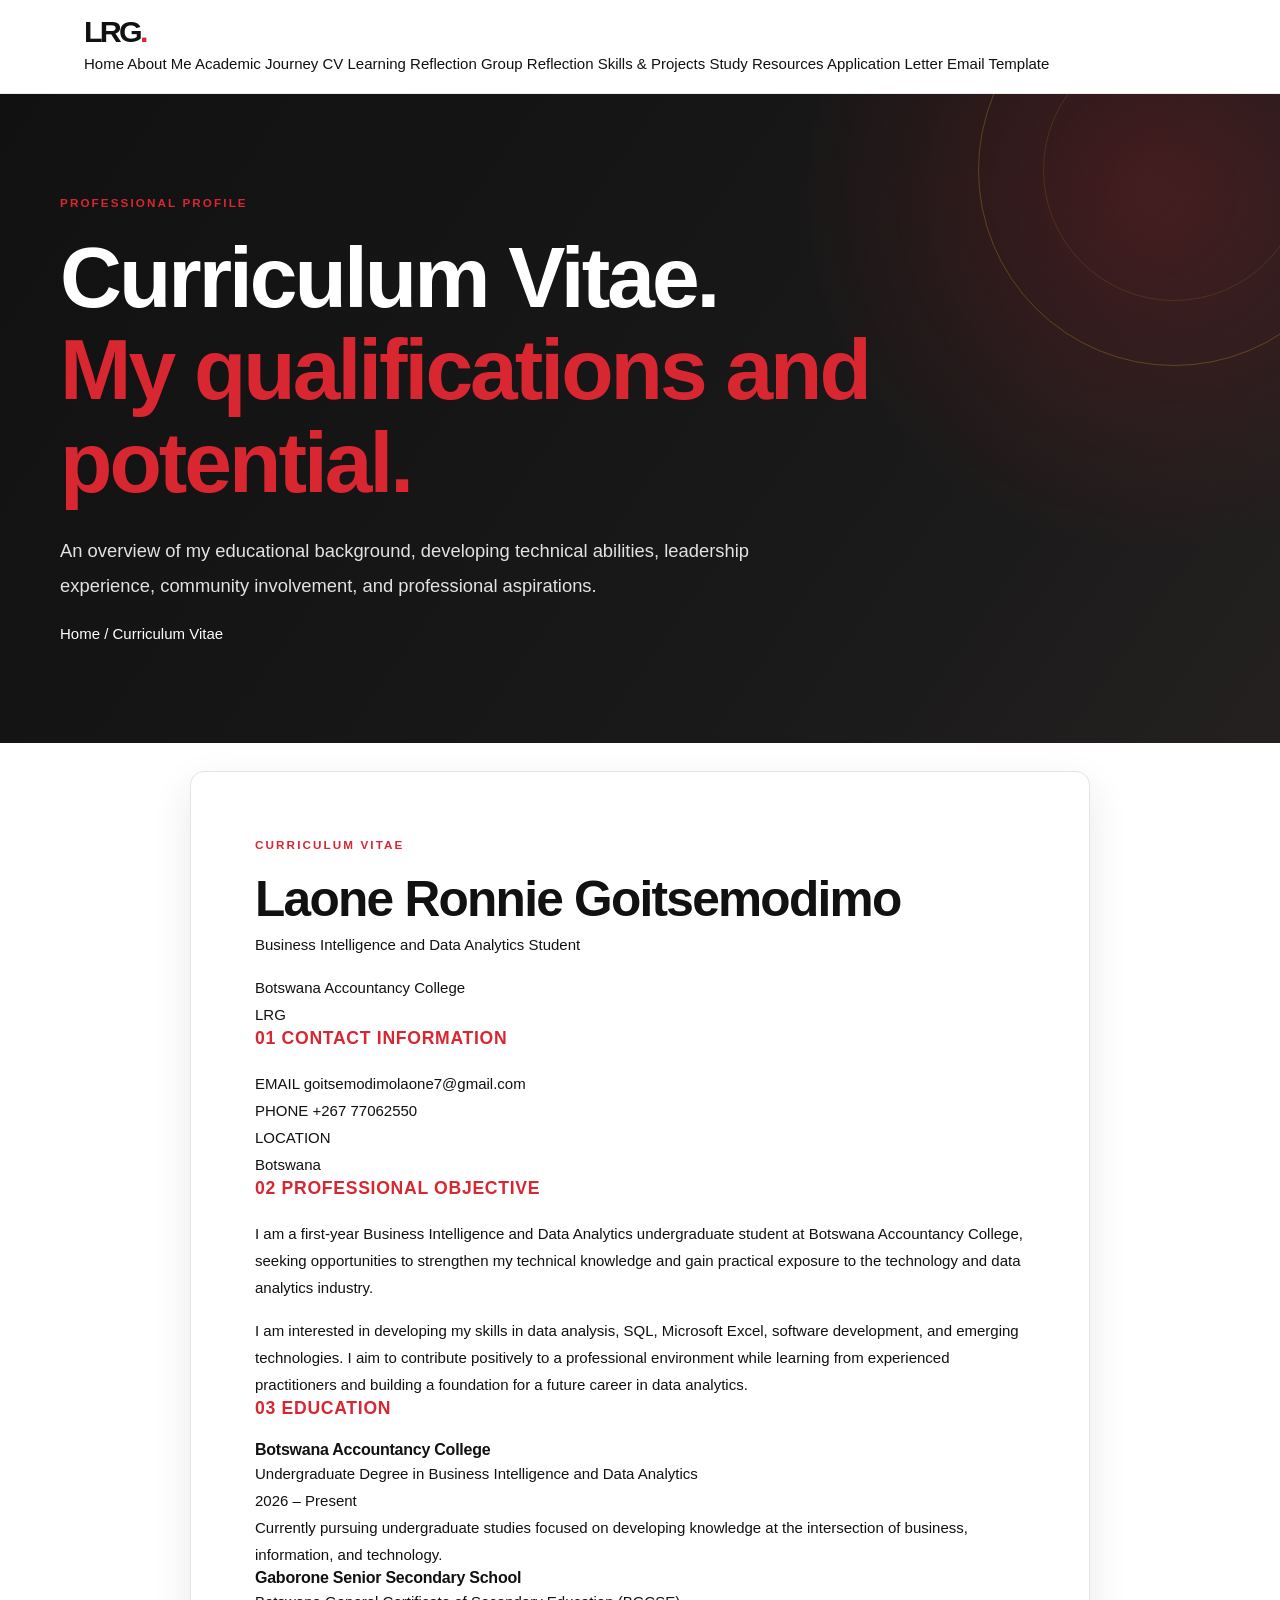
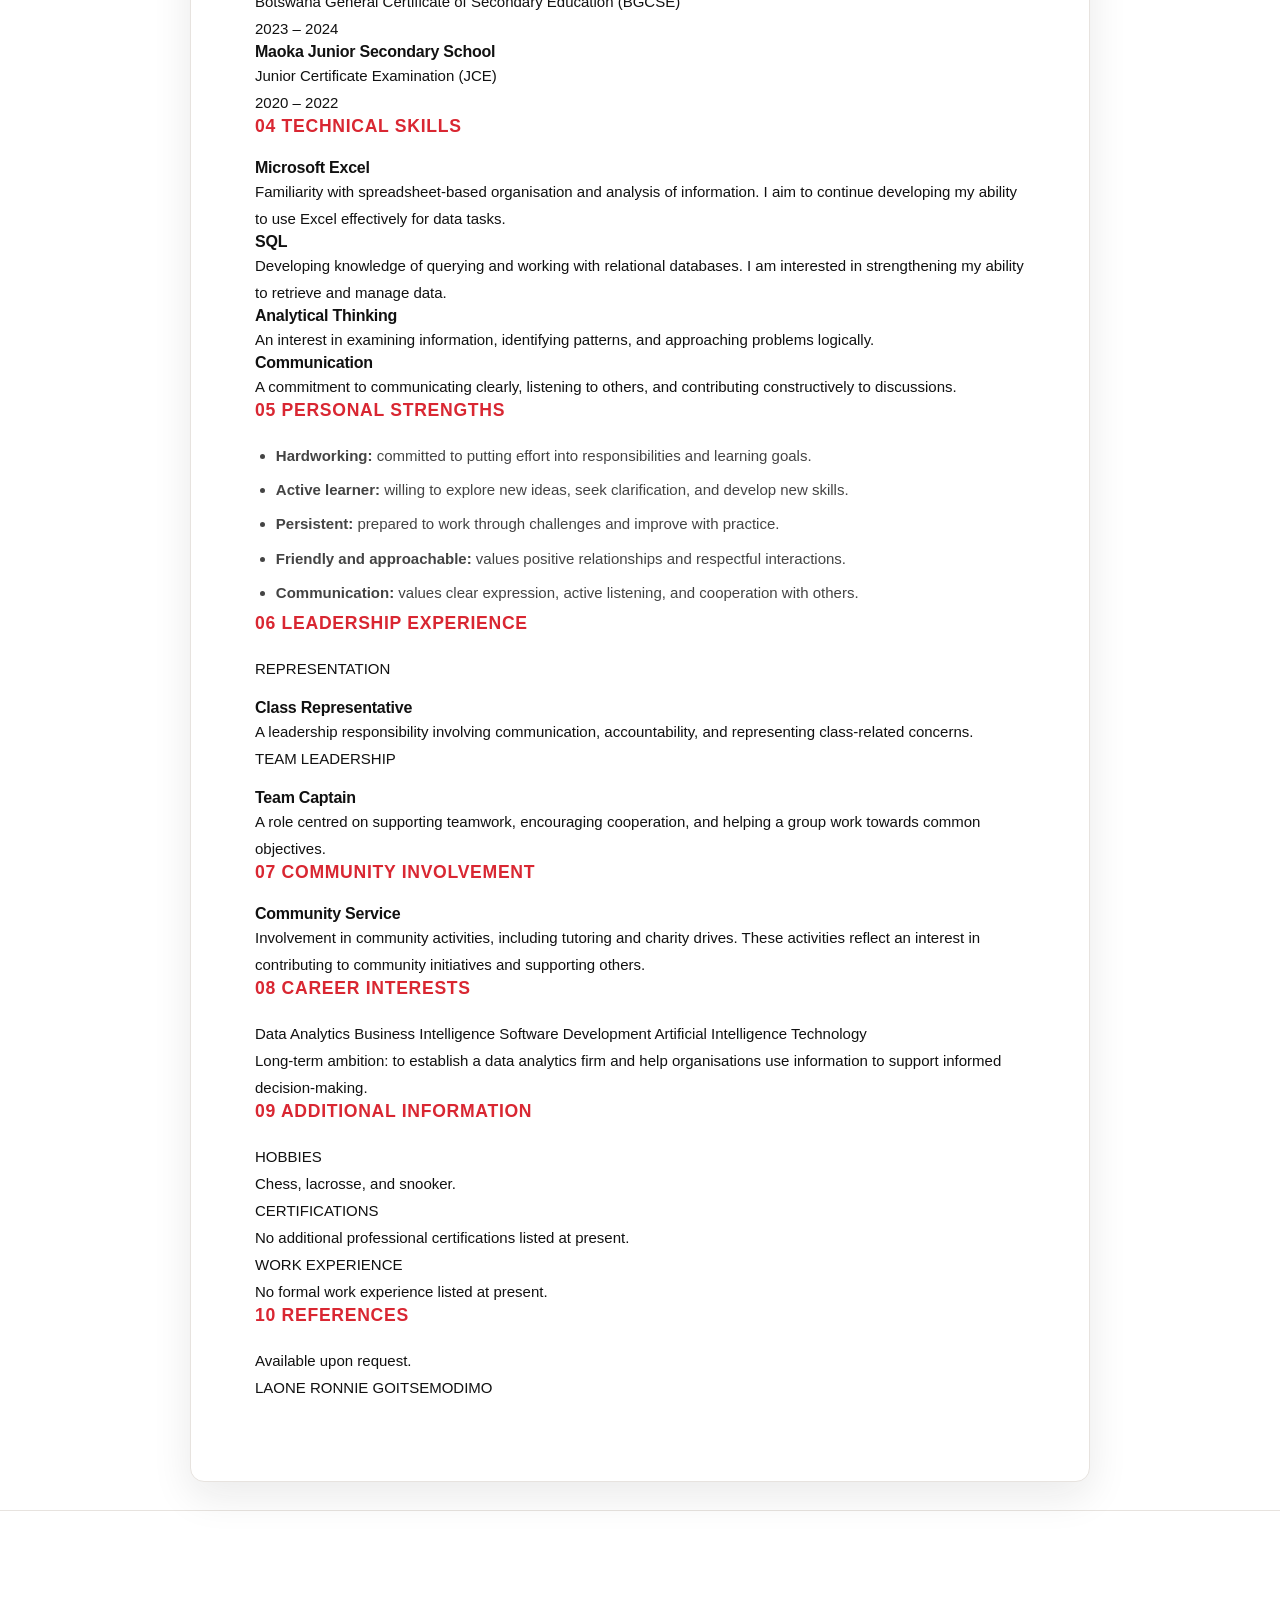
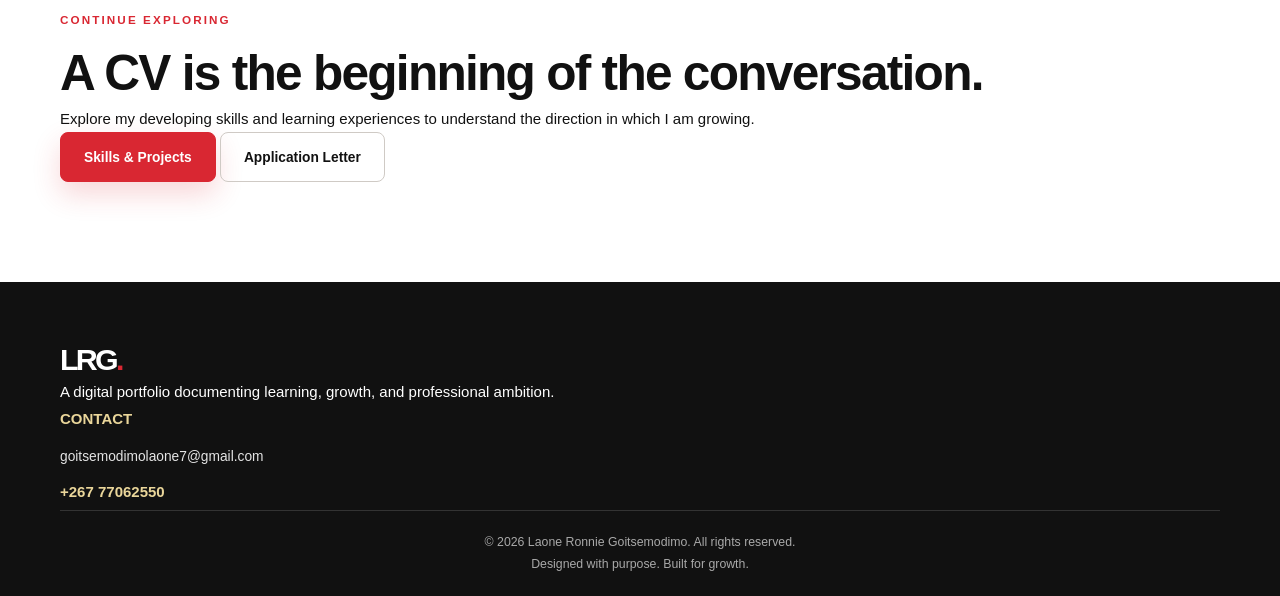
<file: cv.html>
<!DOCTYPE html>
<html lang="en">
<head>
    <meta charset="UTF-8">
    <meta name="viewport" content="width=device-width, initial-scale=1.0">

    <meta name="description"
          content="View the curriculum vitae of Laone Ronnie Goitsemodimo, a Business Intelligence and Data Analytics student at Botswana Accountancy College.">

    <meta name="author" content="Laone Ronnie Goitsemodimo">

    <title>Curriculum Vitae | Laone R. Goitsemodimo</title>

    <link rel="stylesheet" href="style.css">
</head>

<body>

    <!-- ================= HEADER & NAVIGATION ================= -->

    <header class="site-header">

        <div class="container header-container">

            <a href="index.html" class="brand" aria-label="Laone Goitsemodimo Home">
                LRG<span>.</span>
            </a>

            <nav class="main-navigation" aria-label="Main navigation">

                <a href="index.html">Home</a>
                <a href="about.html">About Me</a>
                <a href="academic-journey.html">Academic Journey</a>
                <a href="cv.html" class="active" aria-current="page">CV</a>
                <a href="blog.html">Learning Reflection</a>
                <a href="group-reflection.html">Group Reflection</a>
                <a href="skills-projects.html">Skills &amp; Projects</a>
                <a href="study-resources.html">Study Resources</a>
                <a href="application-letter.html">Application Letter</a>
                <a href="email-template.html">Email Template</a>

            </nav>

        </div>

    </header>


    <!-- ================= PAGE HERO ================= -->

    <main>

        <section class="page-hero cv-hero">

            <div class="container">

                <p class="eyebrow">PROFESSIONAL PROFILE</p>

                <h1>
                    Curriculum Vitae.
                    <span>My qualifications and potential.</span>
                </h1>

                <p class="page-intro">
                    An overview of my educational background, developing
                    technical abilities, leadership experience, community
                    involvement, and professional aspirations.
                </p>

                <div class="breadcrumb">
                    <a href="index.html">Home</a>
                    <span aria-hidden="true">/</span>
                    <span>Curriculum Vitae</span>
                </div>

            </div>

        </section>


        <!-- ================= CV HEADER ================= -->

        <section class="section cv-section">

            <div class="container">

                <div class="cv-document">

                    <div class="cv-top">

                        <div class="cv-identity">

                            <p class="eyebrow">CURRICULUM VITAE</p>

                            <h2>Laone Ronnie Goitsemodimo</h2>

                            <p class="cv-professional-title">
                                Business Intelligence and Data Analytics Student
                            </p>

                            <p class="cv-institution">
                                Botswana Accountancy College
                            </p>

                        </div>

                        <div class="cv-initials" aria-hidden="true">
                            LRG
                        </div>

                    </div>


                    <!-- CONTACT INFORMATION -->

                    <section class="cv-block">

                        <h3 class="cv-section-title">
                            <span class="cv-section-number">01</span>
                            Contact Information
                        </h3>

                        <div class="cv-contact-grid">

                            <div class="cv-contact-item">

                                <span class="cv-label">EMAIL</span>

                                <a href="mailto:goitsemodimolaone7@gmail.com">
                                    goitsemodimolaone7@gmail.com
                                </a>

                            </div>

                            <div class="cv-contact-item">

                                <span class="cv-label">PHONE</span>

                                <a href="tel:+26777062550">
                                    +267 77062550
                                </a>

                            </div>

                            <div class="cv-contact-item">

                                <span class="cv-label">LOCATION</span>

                                <p>Botswana</p>

                            </div>

                        </div>

                    </section>


                    <!-- PROFESSIONAL OBJECTIVE -->

                    <section class="cv-block">

                        <h3 class="cv-section-title">
                            <span class="cv-section-number">02</span>
                            Professional Objective
                        </h3>

                        <p>
                            I am a first-year Business Intelligence and
                            Data Analytics undergraduate student at
                            Botswana Accountancy College, seeking
                            opportunities to strengthen my technical
                            knowledge and gain practical exposure to
                            the technology and data analytics industry.
                        </p>

                        <p>
                            I am interested in developing my skills in
                            data analysis, SQL, Microsoft Excel, software
                            development, and emerging technologies.
                            I aim to contribute positively to a professional
                            environment while learning from experienced
                            practitioners and building a foundation for
                            a future career in data analytics.
                        </p>

                    </section>


                    <!-- EDUCATION -->

                    <section class="cv-block">

                        <h3 class="cv-section-title">
                            <span class="cv-section-number">03</span>
                            Education
                        </h3>

                        <div class="cv-timeline">

                            <article class="cv-timeline-item">

                                <div class="cv-timeline-heading">

                                    <div>

                                        <h4>Botswana Accountancy College</h4>

                                        <p class="cv-qualification">
                                            Undergraduate Degree in Business
                                            Intelligence and Data Analytics
                                        </p>

                                    </div>

                                    <span class="cv-date">
                                        2026 – Present
                                    </span>

                                </div>

                                <p>
                                    Currently pursuing undergraduate studies
                                    focused on developing knowledge at the
                                    intersection of business, information,
                                    and technology.
                                </p>

                            </article>


                            <article class="cv-timeline-item">

                                <div class="cv-timeline-heading">

                                    <div>

                                        <h4>Gaborone Senior Secondary School</h4>

                                        <p class="cv-qualification">
                                            Botswana General Certificate of
                                            Secondary Education (BGCSE)
                                        </p>

                                    </div>

                                    <span class="cv-date">
                                        2023 – 2024
                                    </span>

                                </div>

                            </article>


                            <article class="cv-timeline-item">

                                <div class="cv-timeline-heading">

                                    <div>

                                        <h4>Maoka Junior Secondary School</h4>

                                        <p class="cv-qualification">
                                            Junior Certificate Examination (JCE)
                                        </p>

                                    </div>

                                    <span class="cv-date">
                                        2020 – 2022
                                    </span>

                                </div>

                            </article>

                        </div>

                    </section>


                    <!-- TECHNICAL SKILLS -->

                    <section class="cv-block">

                        <h3 class="cv-section-title">
                            <span class="cv-section-number">04</span>
                            Technical Skills
                        </h3>

                        <div class="cv-skills-grid">

                            <article class="cv-skill">

                                <h4>Microsoft Excel</h4>

                                <p>
                                    Familiarity with spreadsheet-based
                                    organisation and analysis of information.
                                    I aim to continue developing my ability
                                    to use Excel effectively for data tasks.
                                </p>

                            </article>


                            <article class="cv-skill">

                                <h4>SQL</h4>

                                <p>
                                    Developing knowledge of querying and
                                    working with relational databases.
                                    I am interested in strengthening my
                                    ability to retrieve and manage data.
                                </p>

                            </article>


                            <article class="cv-skill">

                                <h4>Analytical Thinking</h4>

                                <p>
                                    An interest in examining information,
                                    identifying patterns, and approaching
                                    problems logically.
                                </p>

                            </article>


                            <article class="cv-skill">

                                <h4>Communication</h4>

                                <p>
                                    A commitment to communicating clearly,
                                    listening to others, and contributing
                                    constructively to discussions.
                                </p>

                            </article>

                        </div>

                    </section>


                    <!-- PERSONAL STRENGTHS -->

                    <section class="cv-block">

                        <h3 class="cv-section-title">
                            <span class="cv-section-number">05</span>
                            Personal Strengths
                        </h3>

                        <ul class="cv-bullet-list">

                            <li>
                                <strong>Hardworking:</strong>
                                committed to putting effort into
                                responsibilities and learning goals.
                            </li>

                            <li>
                                <strong>Active learner:</strong>
                                willing to explore new ideas, seek
                                clarification, and develop new skills.
                            </li>

                            <li>
                                <strong>Persistent:</strong>
                                prepared to work through challenges
                                and improve with practice.
                            </li>

                            <li>
                                <strong>Friendly and approachable:</strong>
                                values positive relationships and
                                respectful interactions.
                            </li>

                            <li>
                                <strong>Communication:</strong>
                                values clear expression, active listening,
                                and cooperation with others.
                            </li>

                        </ul>

                    </section>


                    <!-- LEADERSHIP -->

                    <section class="cv-block">

                        <h3 class="cv-section-title">
                            <span class="cv-section-number">06</span>
                            Leadership Experience
                        </h3>

                        <div class="cv-experience-grid">

                            <article class="cv-experience">

                                <p class="cv-category">
                                    REPRESENTATION
                                </p>

                                <h4>Class Representative</h4>

                                <p>
                                    A leadership responsibility involving
                                    communication, accountability, and
                                    representing class-related concerns.
                                </p>

                            </article>


                            <article class="cv-experience">

                                <p class="cv-category">
                                    TEAM LEADERSHIP
                                </p>

                                <h4>Team Captain</h4>

                                <p>
                                    A role centred on supporting teamwork,
                                    encouraging cooperation, and helping
                                    a group work towards common objectives.
                                </p>

                            </article>

                        </div>

                    </section>


                    <!-- COMMUNITY SERVICE -->

                    <section class="cv-block">

                        <h3 class="cv-section-title">
                            <span class="cv-section-number">07</span>
                            Community Involvement
                        </h3>

                        <div class="cv-community-item">

                            <h4>Community Service</h4>

                            <p>
                                Involvement in community activities,
                                including tutoring and charity drives.
                                These activities reflect an interest
                                in contributing to community initiatives
                                and supporting others.
                            </p>

                        </div>

                    </section>


                    <!-- CAREER INTERESTS -->

                    <section class="cv-block">

                        <h3 class="cv-section-title">
                            <span class="cv-section-number">08</span>
                            Career Interests
                        </h3>

                        <div class="cv-interest-tags">

                            <span>Data Analytics</span>
                            <span>Business Intelligence</span>
                            <span>Software Development</span>
                            <span>Artificial Intelligence</span>
                            <span>Technology</span>

                        </div>

                        <p class="cv-career-note">
                            Long-term ambition: to establish a data analytics
                            firm and help organisations use information to
                            support informed decision-making.
                        </p>

                    </section>


                    <!-- ADDITIONAL INFORMATION -->

                    <section class="cv-block">

                        <h3 class="cv-section-title">
                            <span class="cv-section-number">09</span>
                            Additional Information
                        </h3>

                        <div class="cv-additional-grid">

                            <div>

                                <span class="cv-label">HOBBIES</span>

                                <p>Chess, lacrosse, and snooker.</p>

                            </div>

                            <div>

                                <span class="cv-label">CERTIFICATIONS</span>

                                <p>
                                    No additional professional
                                    certifications listed at present.
                                </p>

                            </div>

                            <div>

                                <span class="cv-label">WORK EXPERIENCE</span>

                                <p>
                                    No formal work experience listed
                                    at present.
                                </p>

                            </div>

                        </div>

                    </section>


                    <!-- REFERENCES -->

                    <section class="cv-block cv-references">

                        <h3 class="cv-section-title">
                            <span class="cv-section-number">10</span>
                            References
                        </h3>

                        <p>
                            Available upon request.
                        </p>

                    </section>


                    <!-- CV END -->

                    <div class="cv-end-note">

                        <span class="gold-line"></span>

                        <p>
                            LAONE RONNIE GOITSEMODIMO
                        </p>

                        <span class="gold-line"></span>

                    </div>

                </div>

            </div>

        </section>


        <!-- ================= NEXT STEPS ================= -->

        <section class="section cv-navigation-section">

            <div class="container cv-navigation-container">

                <div>

                    <p class="eyebrow">CONTINUE EXPLORING</p>

                    <h2>
                        A CV is the beginning
                        <span>of the conversation.</span>
                    </h2>

                    <p>
                        Explore my developing skills and learning
                        experiences to understand the direction
                        in which I am growing.
                    </p>

                </div>

                <div class="closing-actions">

                    <a href="skills-projects.html" class="btn btn-primary">
                        Skills &amp; Projects
                    </a>

                    <a href="application-letter.html" class="btn btn-secondary">
                        Application Letter
                    </a>

                </div>

            </div>

        </section>

    </main>


    <!-- ================= FOOTER ================= -->

    <footer class="site-footer">

        <div class="container footer-container">

            <div class="footer-brand">

                <a href="index.html" class="brand">
                    LRG<span>.</span>
                </a>

                <p>
                    A digital portfolio documenting learning,
                    growth, and professional ambition.
                </p>

            </div>


            <div class="footer-contact">

                <p class="footer-label">CONTACT</p>

                <a href="mailto:goitsemodimolaone7@gmail.com">
                    goitsemodimolaone7@gmail.com
                </a>

                <p>+267 77062550</p>

            </div>


            <div class="footer-bottom">

                <p>
                    &copy; <span id="current-year">2026</span>
                    Laone Ronnie Goitsemodimo. All rights reserved.
                </p>

                <p>
                    Designed with purpose. Built for growth.
                </p>

            </div>

        </div>

    </footer>


    <script>
        document.getElementById("current-year").textContent =
            new Date().getFullYear();
    </script>

</body>
</html>
</file>
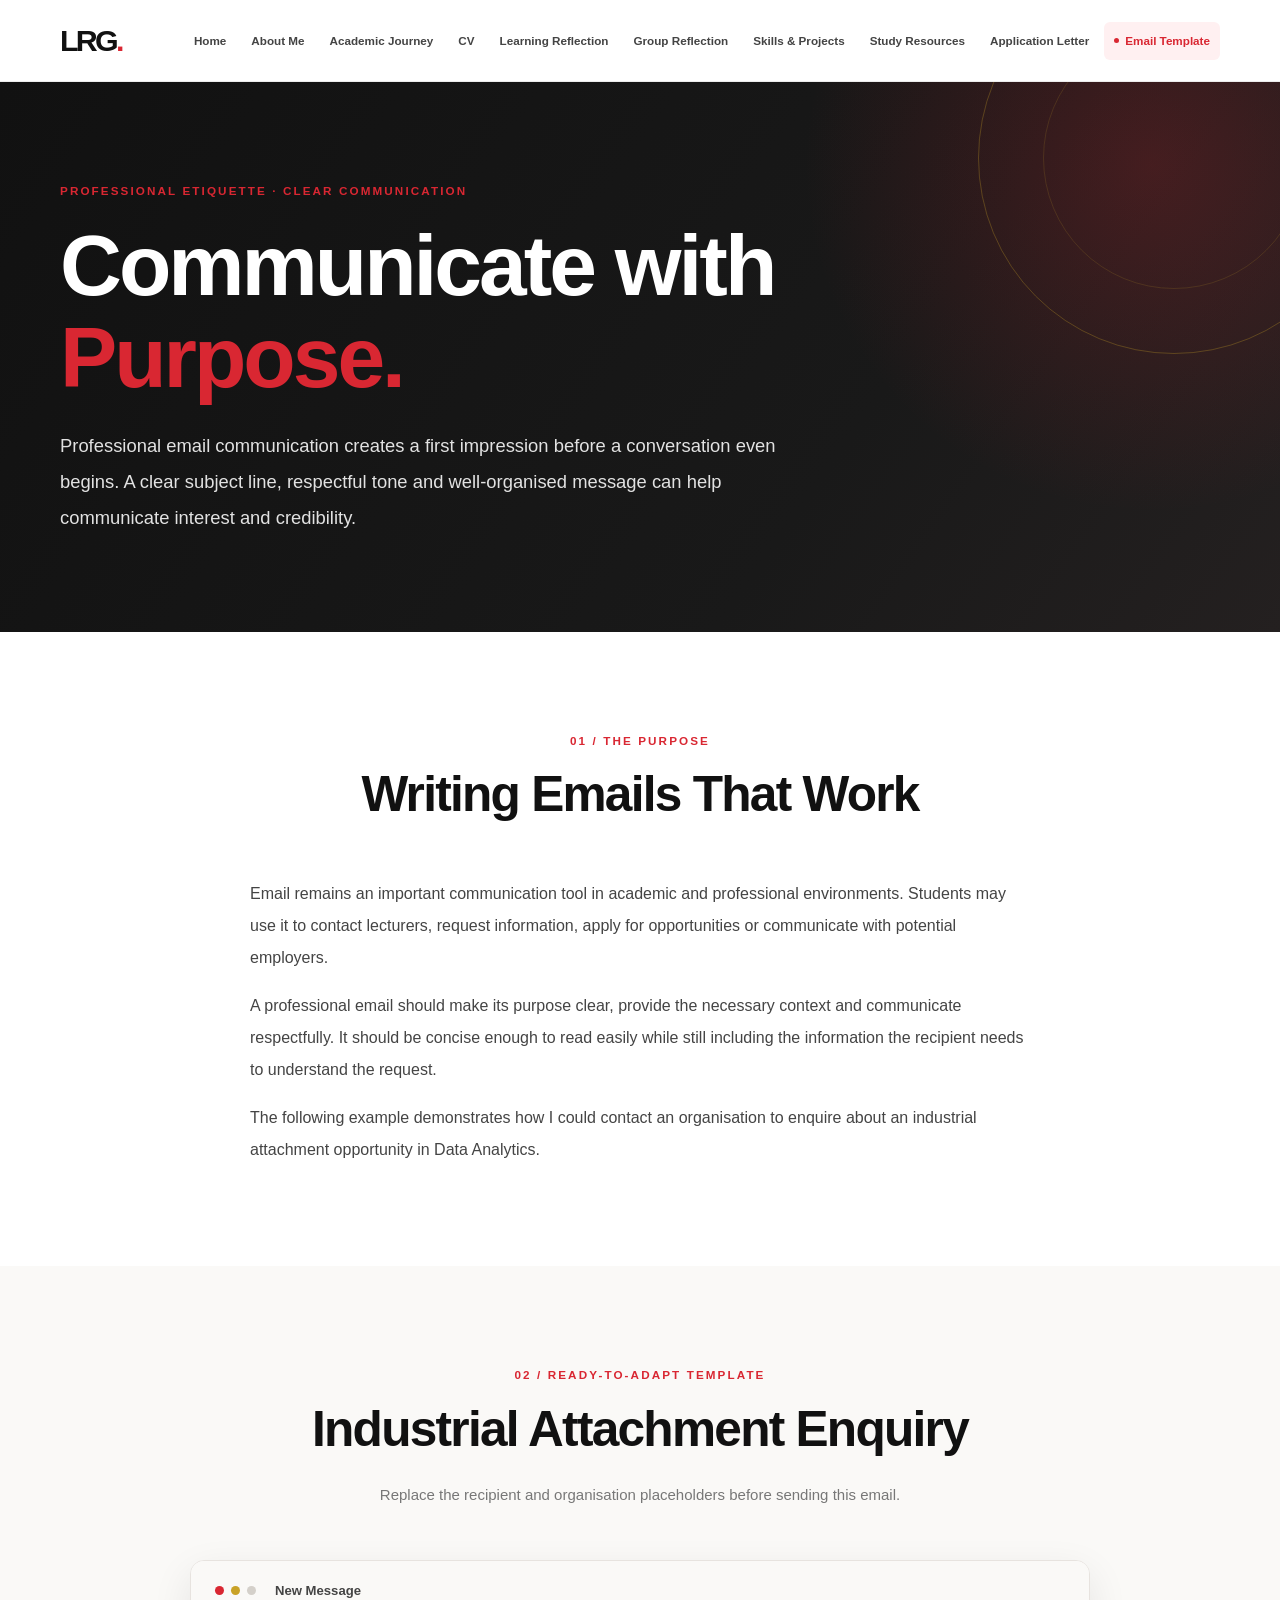
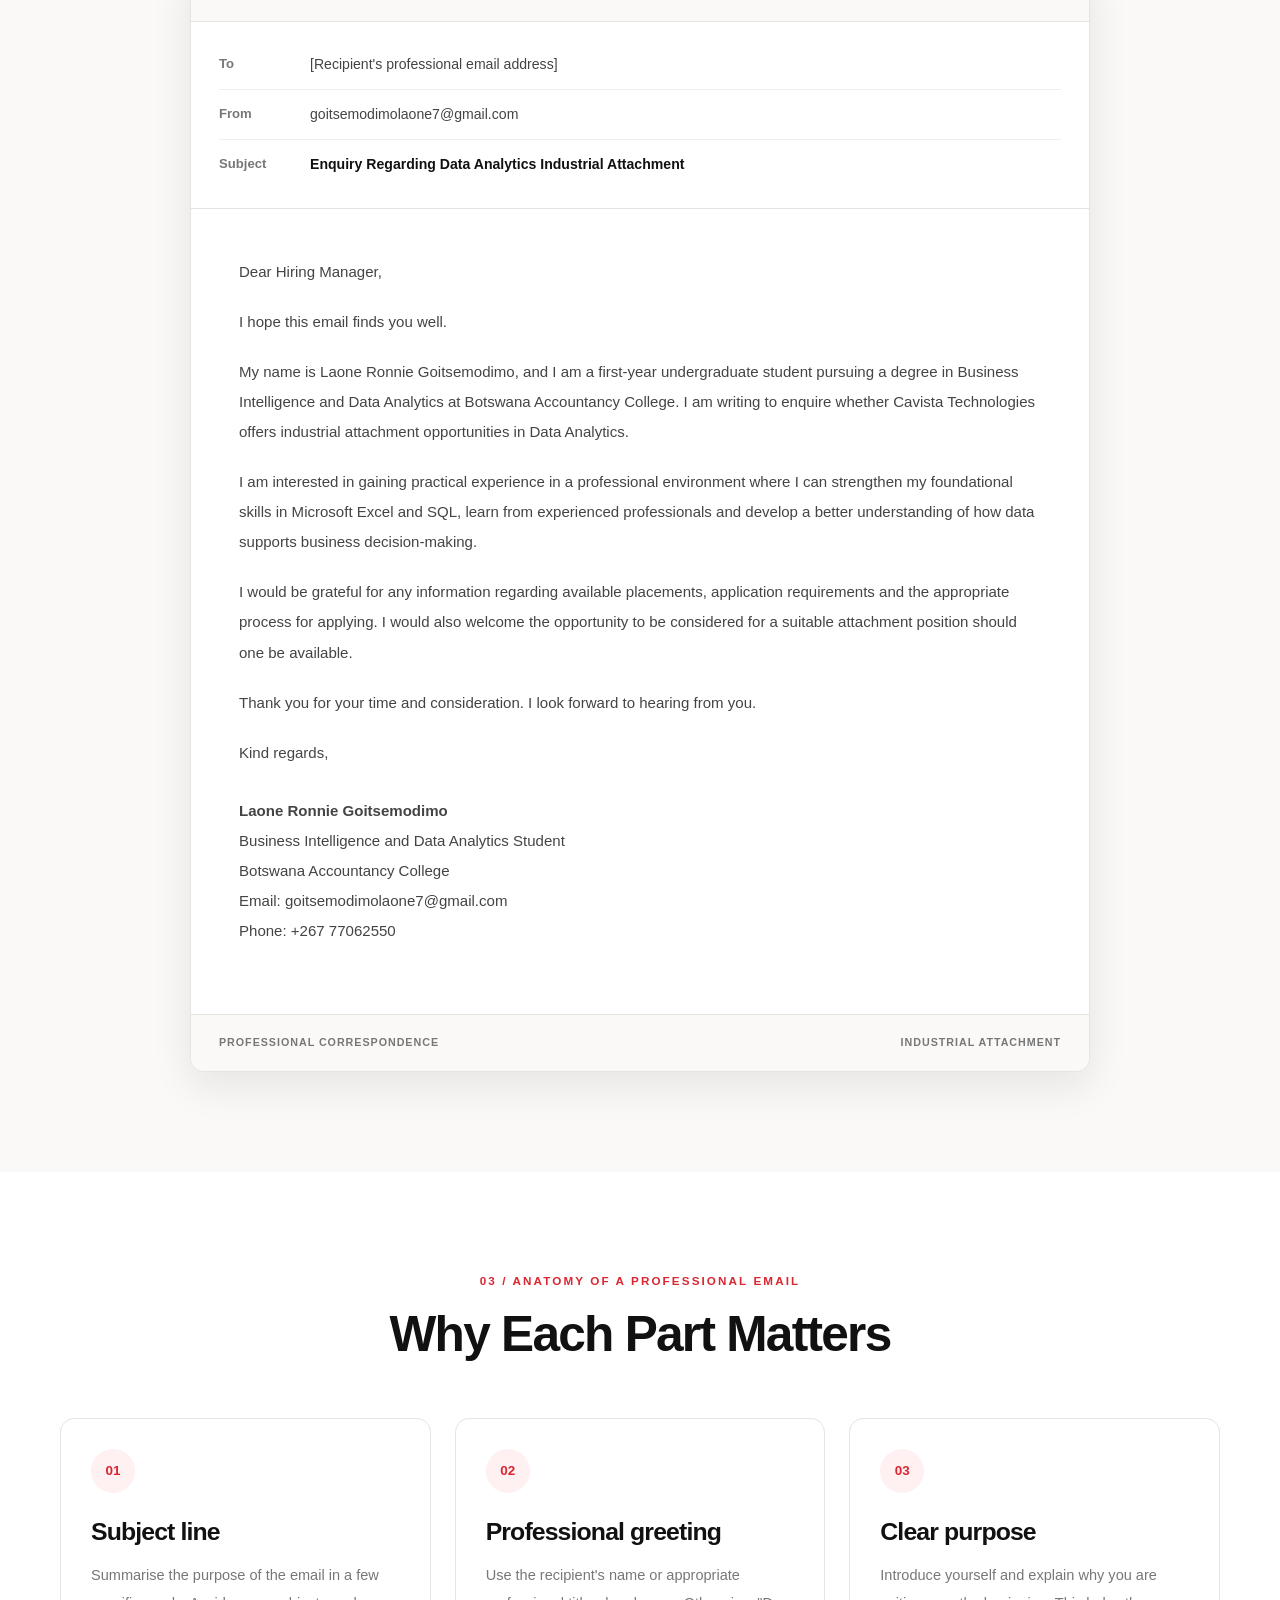
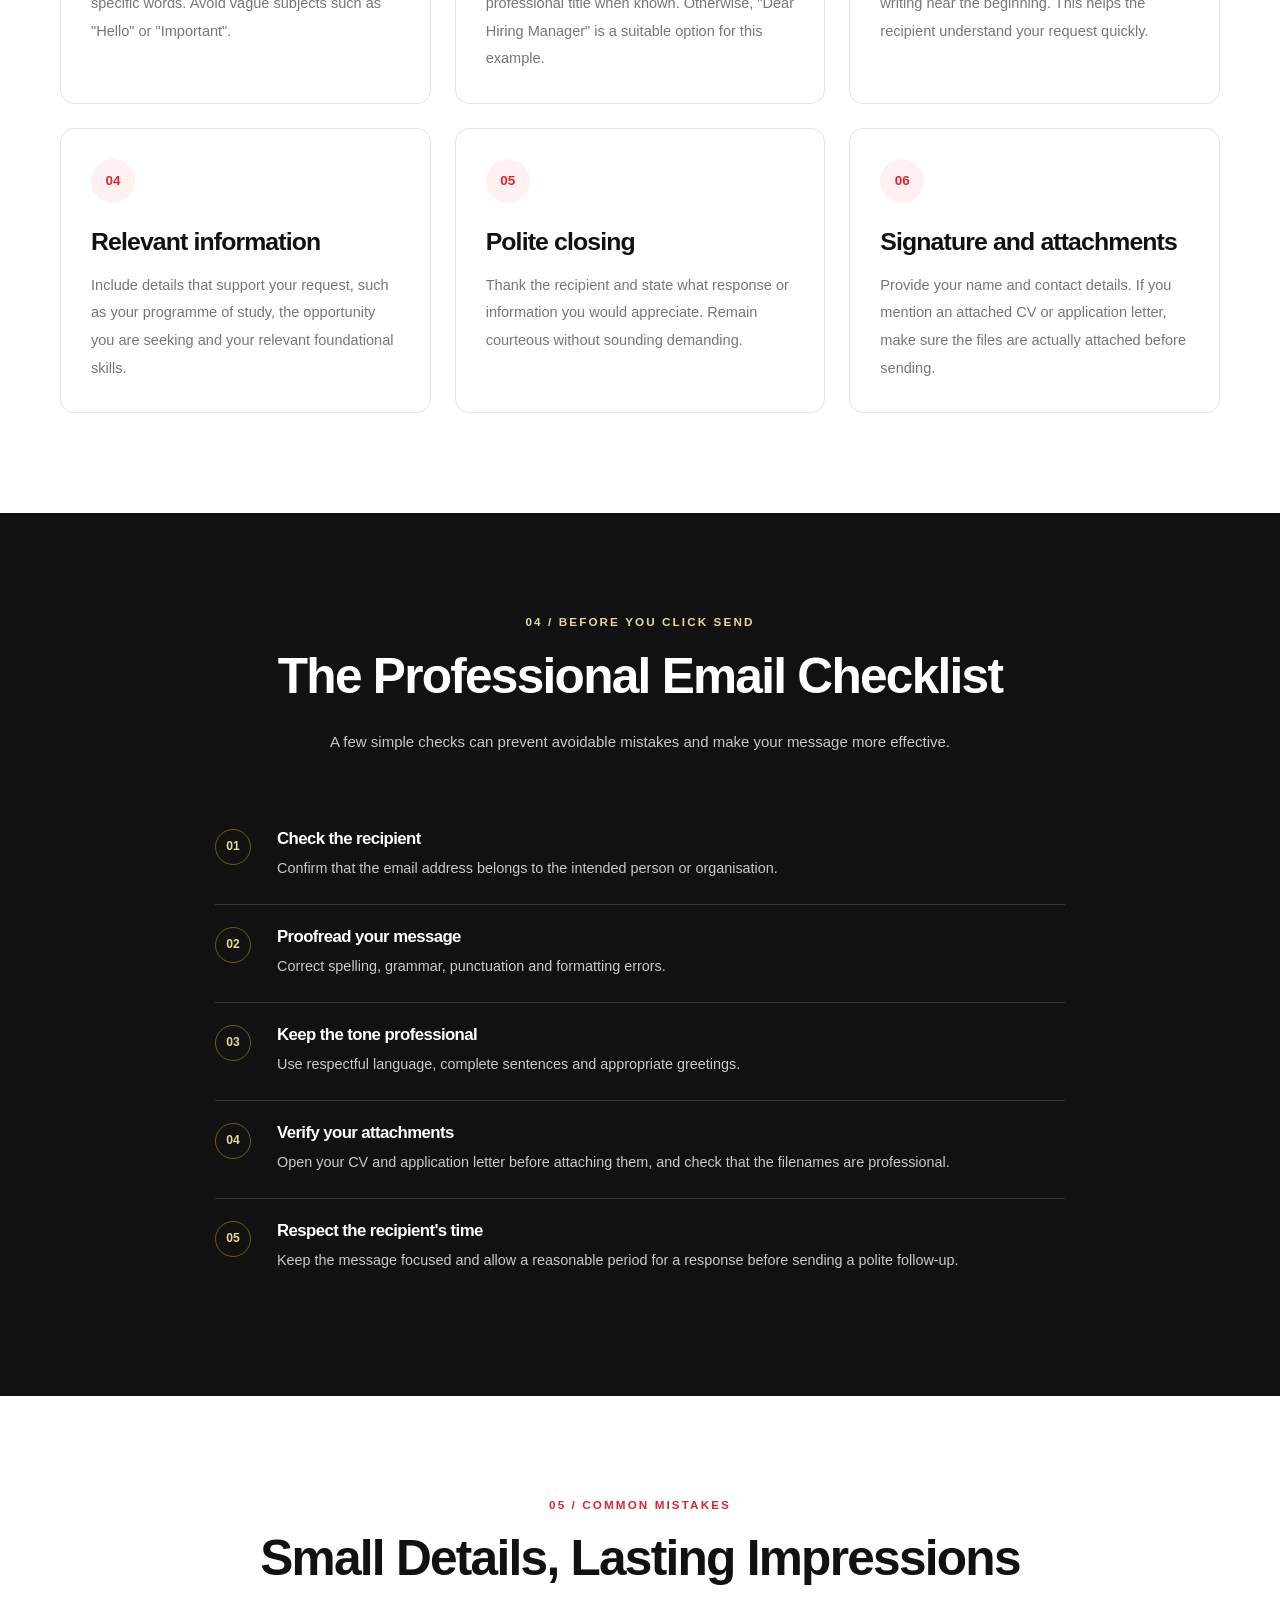
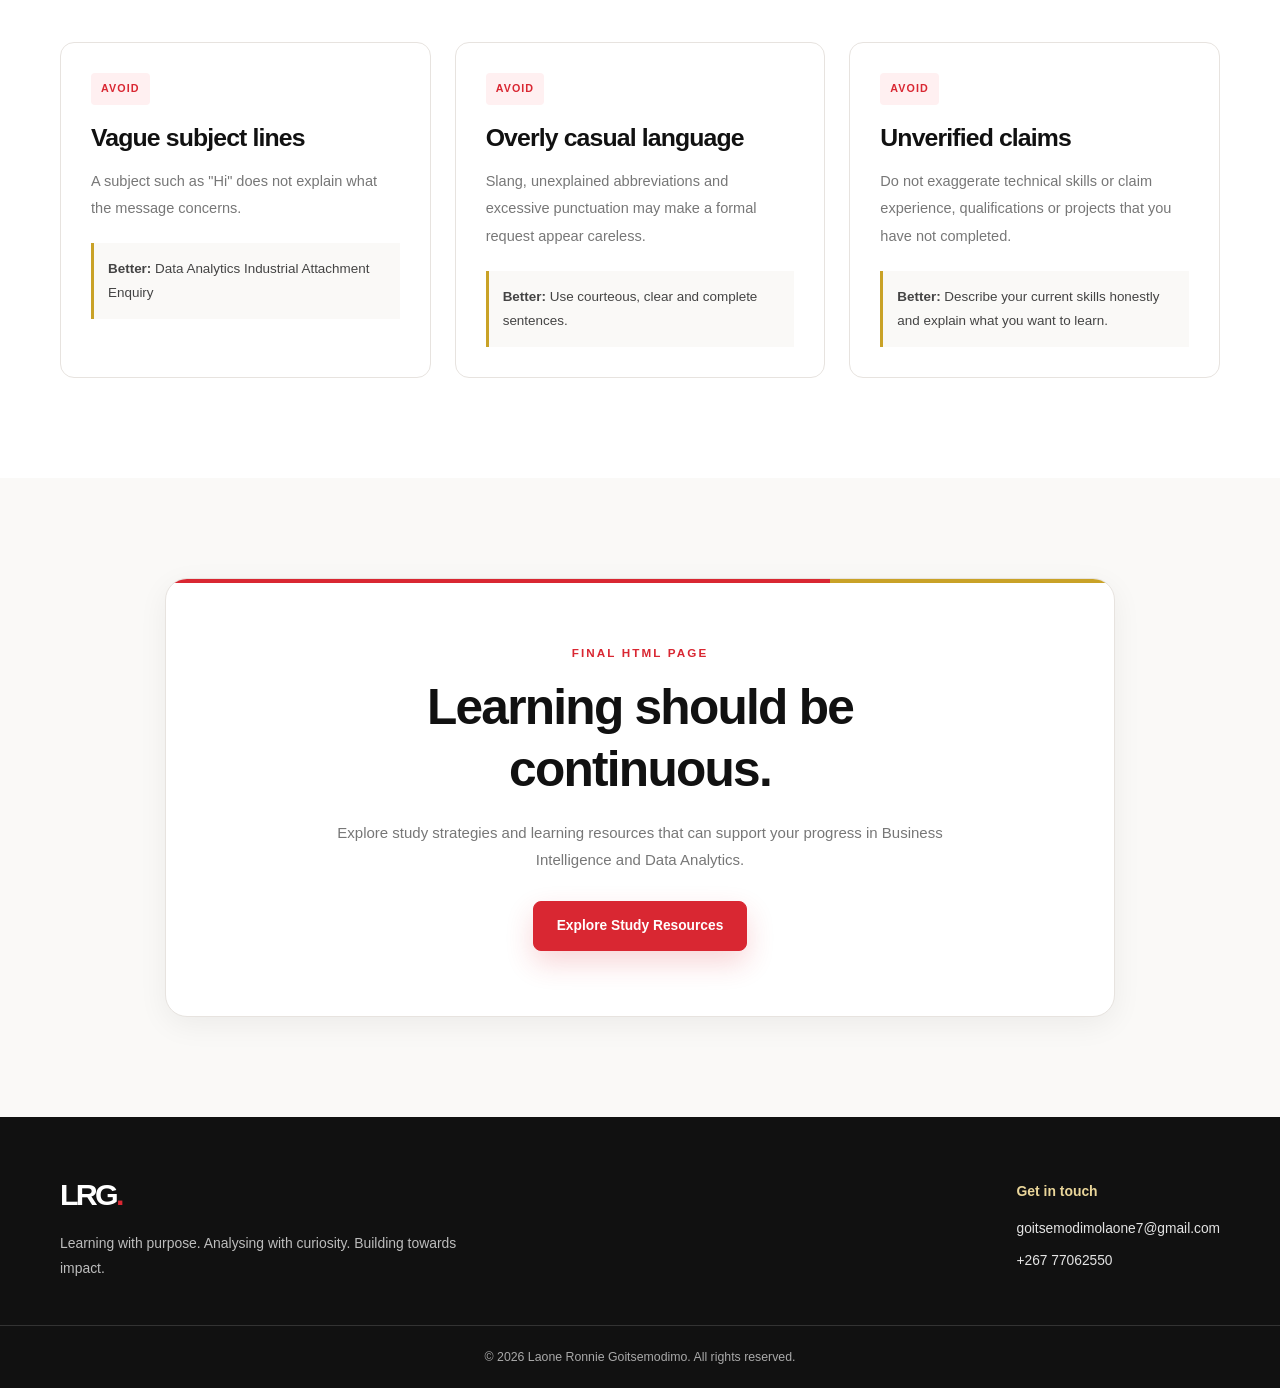
<file: email-template.html>
<!DOCTYPE html>
<html lang="en">
<head>
    <meta charset="UTF-8">
    <meta name="viewport" content="width=device-width, initial-scale=1.0">

    <meta name="description" content="Professional email template and email etiquette guidance for Laone Ronnie Goitsemodimo's industrial attachment applications.">

    <title>Professional Email Template | Laone Ronnie Goitsemodimo</title>

    <link rel="stylesheet" href="style.css">
</head>

<body>

    <!-- ==================== HEADER ==================== -->
    <header class="site-header">
        <a href="index.html" class="brand">
            LRG<span>.</span>
        </a>

        <nav class="main-nav" aria-label="Main navigation">
            <a href="index.html">Home</a>
            <a href="about.html">About Me</a>
            <a href="academic-journey.html">Academic Journey</a>
            <a href="cv.html">CV</a>
            <a href="blog.html">Learning Reflection</a>
            <a href="group-reflection.html">Group Reflection</a>
            <a href="skills-projects.html">Skills & Projects</a>
            <a href="study-resources.html">Study Resources</a>
            <a href="application-letter.html">Application Letter</a>
            <a href="email-template.html" class="active" aria-current="page">Email Template</a>
        </nav>
    </header>


    <main>

        <!-- ==================== HERO ==================== -->
        <section class="page-hero">
            <div class="container">

                <p class="eyebrow">PROFESSIONAL ETIQUETTE · CLEAR COMMUNICATION</p>

                <h1>
                    Communicate with
                    <span>Purpose.</span>
                </h1>

                <p class="page-intro">
                    Professional email communication creates a first
                    impression before a conversation even begins.
                    A clear subject line, respectful tone and well-organised
                    message can help communicate interest and credibility.
                </p>

            </div>
        </section>


        <!-- ==================== EMAIL INTRODUCTION ==================== -->
        <section class="section">
            <div class="container">

                <div class="section-heading">
                    <p class="eyebrow">01 / THE PURPOSE</p>
                    <h2>Writing Emails That Work</h2>
                </div>

                <div class="content-narrow">

                    <p>
                        Email remains an important communication tool in
                        academic and professional environments. Students
                        may use it to contact lecturers, request information,
                        apply for opportunities or communicate with
                        potential employers.
                    </p>

                    <p>
                        A professional email should make its purpose clear,
                        provide the necessary context and communicate
                        respectfully. It should be concise enough to read
                        easily while still including the information the
                        recipient needs to understand the request.
                    </p>

                    <p>
                        The following example demonstrates how I could
                        contact an organisation to enquire about an
                        industrial attachment opportunity in Data Analytics.
                    </p>

                </div>

            </div>
        </section>


        <!-- ==================== EMAIL TEMPLATE ==================== -->
        <section class="section section-alt">
            <div class="container">

                <div class="section-heading">
                    <p class="eyebrow">02 / READY-TO-ADAPT TEMPLATE</p>
                    <h2>Industrial Attachment Enquiry</h2>

                    <p>
                        Replace the recipient and organisation placeholders
                        before sending this email.
                    </p>
                </div>


                <article class="email-document">

                    <div class="email-window-bar">
                        <span class="window-dot"></span>
                        <span class="window-dot"></span>
                        <span class="window-dot"></span>

                        <p>New Message</p>
                    </div>


                    <div class="email-fields">

                        <div class="email-field">
                            <span class="email-field-label">To</span>

                            <span class="email-field-value">
                                [Recipient's professional email address]
                            </span>
                        </div>

                        <div class="email-field">
                            <span class="email-field-label">From</span>

                            <span class="email-field-value">
                                goitsemodimolaone7@gmail.com
                            </span>
                        </div>

                        <div class="email-field">
                            <span class="email-field-label">Subject</span>

                            <span class="email-field-value email-subject">
                                Enquiry Regarding Data Analytics Industrial Attachment
                            </span>
                        </div>

                    </div>


                    <div class="email-message">

                        <p>Dear Hiring Manager,</p>

                        <p>
                            I hope this email finds you well.
                        </p>

                        <p>
                            My name is Laone Ronnie Goitsemodimo, and I am
                            a first-year undergraduate student pursuing
                            a degree in Business Intelligence and Data
                            Analytics at Botswana Accountancy College.
                            I am writing to enquire whether
                            Cavista Technologies offers industrial
                            attachment opportunities in Data Analytics.
                        </p>

                        <p>
                            I am interested in gaining practical experience
                            in a professional environment where I can
                            strengthen my foundational skills in Microsoft
                            Excel and SQL, learn from experienced
                            professionals and develop a better understanding
                            of how data supports business decision-making.
                        </p>

                        <p>
                            I would be grateful for any information regarding
                            available placements, application requirements
                            and the appropriate process for applying.
                            I would also welcome the opportunity to be
                            considered for a suitable attachment position
                            should one be available.
                        </p>

                        <p>
                            Thank you for your time and consideration.
                            I look forward to hearing from you.
                        </p>

                        <p>Kind regards,</p>

                        <p class="email-signature">
                            <strong>Laone Ronnie Goitsemodimo</strong><br>
                            Business Intelligence and Data Analytics Student<br>
                            Botswana Accountancy College<br>
                            Email: goitsemodimolaone7@gmail.com<br>
                            Phone: +267 77062550
                        </p>

                    </div>


                    <div class="email-document-footer">
                        <span>PROFESSIONAL CORRESPONDENCE</span>
                        <span>INDUSTRIAL ATTACHMENT</span>
                    </div>

                </article>

            </div>
        </section>


        <!-- ==================== EMAIL STRUCTURE ==================== -->
        <section class="section">
            <div class="container">

                <div class="section-heading">
                    <p class="eyebrow">03 / ANATOMY OF A PROFESSIONAL EMAIL</p>
                    <h2>Why Each Part Matters</h2>
                </div>


                <div class="email-principles-grid">

                    <article class="email-principle">
                        <span class="principle-number">01</span>

                        <h3>Subject line</h3>

                        <p>
                            Summarise the purpose of the email in a few
                            specific words. Avoid vague subjects such as
                            "Hello" or "Important".
                        </p>
                    </article>


                    <article class="email-principle">
                        <span class="principle-number">02</span>

                        <h3>Professional greeting</h3>

                        <p>
                            Use the recipient's name or appropriate
                            professional title when known. Otherwise,
                            "Dear Hiring Manager" is a suitable option
                            for this example.
                        </p>
                    </article>


                    <article class="email-principle">
                        <span class="principle-number">03</span>

                        <h3>Clear purpose</h3>

                        <p>
                            Introduce yourself and explain why you are
                            writing near the beginning. This helps the
                            recipient understand your request quickly.
                        </p>
                    </article>


                    <article class="email-principle">
                        <span class="principle-number">04</span>

                        <h3>Relevant information</h3>

                        <p>
                            Include details that support your request,
                            such as your programme of study, the
                            opportunity you are seeking and your relevant
                            foundational skills.
                        </p>
                    </article>


                    <article class="email-principle">
                        <span class="principle-number">05</span>

                        <h3>Polite closing</h3>

                        <p>
                            Thank the recipient and state what response
                            or information you would appreciate.
                            Remain courteous without sounding demanding.
                        </p>
                    </article>


                    <article class="email-principle">
                        <span class="principle-number">06</span>

                        <h3>Signature and attachments</h3>

                        <p>
                            Provide your name and contact details.
                            If you mention an attached CV or application
                            letter, make sure the files are actually
                            attached before sending.
                        </p>
                    </article>

                </div>

            </div>
        </section>


        <!-- ==================== PROFESSIONAL CHECKLIST ==================== -->
        <section class="section section-dark">
            <div class="container">

                <div class="section-heading">
                    <p class="eyebrow">04 / BEFORE YOU CLICK SEND</p>
                    <h2>The Professional Email Checklist</h2>

                    <p>
                        A few simple checks can prevent avoidable
                        mistakes and make your message more effective.
                    </p>
                </div>


                <div class="email-checklist">

                    <div class="email-check-item">
                        <span class="check-number">01</span>

                        <div>
                            <h3>Check the recipient</h3>
                            <p>
                                Confirm that the email address belongs
                                to the intended person or organisation.
                            </p>
                        </div>
                    </div>


                    <div class="email-check-item">
                        <span class="check-number">02</span>

                        <div>
                            <h3>Proofread your message</h3>
                            <p>
                                Correct spelling, grammar, punctuation
                                and formatting errors.
                            </p>
                        </div>
                    </div>


                    <div class="email-check-item">
                        <span class="check-number">03</span>

                        <div>
                            <h3>Keep the tone professional</h3>
                            <p>
                                Use respectful language, complete
                                sentences and appropriate greetings.
                            </p>
                        </div>
                    </div>


                    <div class="email-check-item">
                        <span class="check-number">04</span>

                        <div>
                            <h3>Verify your attachments</h3>
                            <p>
                                Open your CV and application letter
                                before attaching them, and check that
                                the filenames are professional.
                            </p>
                        </div>
                    </div>


                    <div class="email-check-item">
                        <span class="check-number">05</span>

                        <div>
                            <h3>Respect the recipient's time</h3>
                            <p>
                                Keep the message focused and allow a
                                reasonable period for a response before
                                sending a polite follow-up.
                            </p>
                        </div>
                    </div>

                </div>

            </div>
        </section>


        <!-- ==================== COMMON MISTAKES ==================== -->
        <section class="section">
            <div class="container">

                <div class="section-heading">
                    <p class="eyebrow">05 / COMMON MISTAKES</p>
                    <h2>Small Details, Lasting Impressions</h2>
                </div>


                <div class="mistakes-grid">

                    <article class="mistake-card">
                        <span class="mistake-label">AVOID</span>

                        <h3>Vague subject lines</h3>

                        <p>
                            A subject such as "Hi" does not explain
                            what the message concerns.
                        </p>

                        <div class="better-example">
                            <strong>Better:</strong>
                            Data Analytics Industrial Attachment Enquiry
                        </div>
                    </article>


                    <article class="mistake-card">
                        <span class="mistake-label">AVOID</span>

                        <h3>Overly casual language</h3>

                        <p>
                            Slang, unexplained abbreviations and
                            excessive punctuation may make a formal
                            request appear careless.
                        </p>

                        <div class="better-example">
                            <strong>Better:</strong>
                            Use courteous, clear and complete sentences.
                        </div>
                    </article>


                    <article class="mistake-card">
                        <span class="mistake-label">AVOID</span>

                        <h3>Unverified claims</h3>

                        <p>
                            Do not exaggerate technical skills or claim
                            experience, qualifications or projects that
                            you have not completed.
                        </p>

                        <div class="better-example">
                            <strong>Better:</strong>
                            Describe your current skills honestly and
                            explain what you want to learn.
                        </div>
                    </article>

                </div>

            </div>
        </section>


        <!-- ==================== CLOSING CTA ==================== -->
        <section class="section section-alt">
            <div class="container">

                <div class="next-page-card">

                    <p class="eyebrow">FINAL HTML PAGE</p>

                    <h2>Learning should be continuous.</h2>

                    <p>
                        Explore study strategies and learning resources
                        that can support your progress in Business
                        Intelligence and Data Analytics.
                    </p>

                    <a href="study-resources.html" class="btn btn-primary">
                        Explore Study Resources
                    </a>

                </div>

            </div>
        </section>

    </main>


    <!-- ==================== FOOTER ==================== -->
    <footer class="site-footer">
        <div class="container footer-content">

            <div>
                <a href="index.html" class="brand footer-brand">
                    LRG<span>.</span>
                </a>

                <p>
                    Learning with purpose. Analysing with curiosity.
                    Building towards impact.
                </p>
            </div>

            <div class="footer-contact">
                <p>Get in touch</p>

                <a href="mailto:goitsemodimolaone7@gmail.com">
                    goitsemodimolaone7@gmail.com
                </a>

                <a href="tel:+26777062550">
                    +267 77062550
                </a>
            </div>

        </div>

        <div class="footer-bottom">
            <p>
                &copy; <span id="current-year"></span>
                Laone Ronnie Goitsemodimo. All rights reserved.
            </p>
        </div>
    </footer>


    <script>
        document.getElementById("current-year").textContent =
            new Date().getFullYear();
    </script>

</body>
</html>
</file>
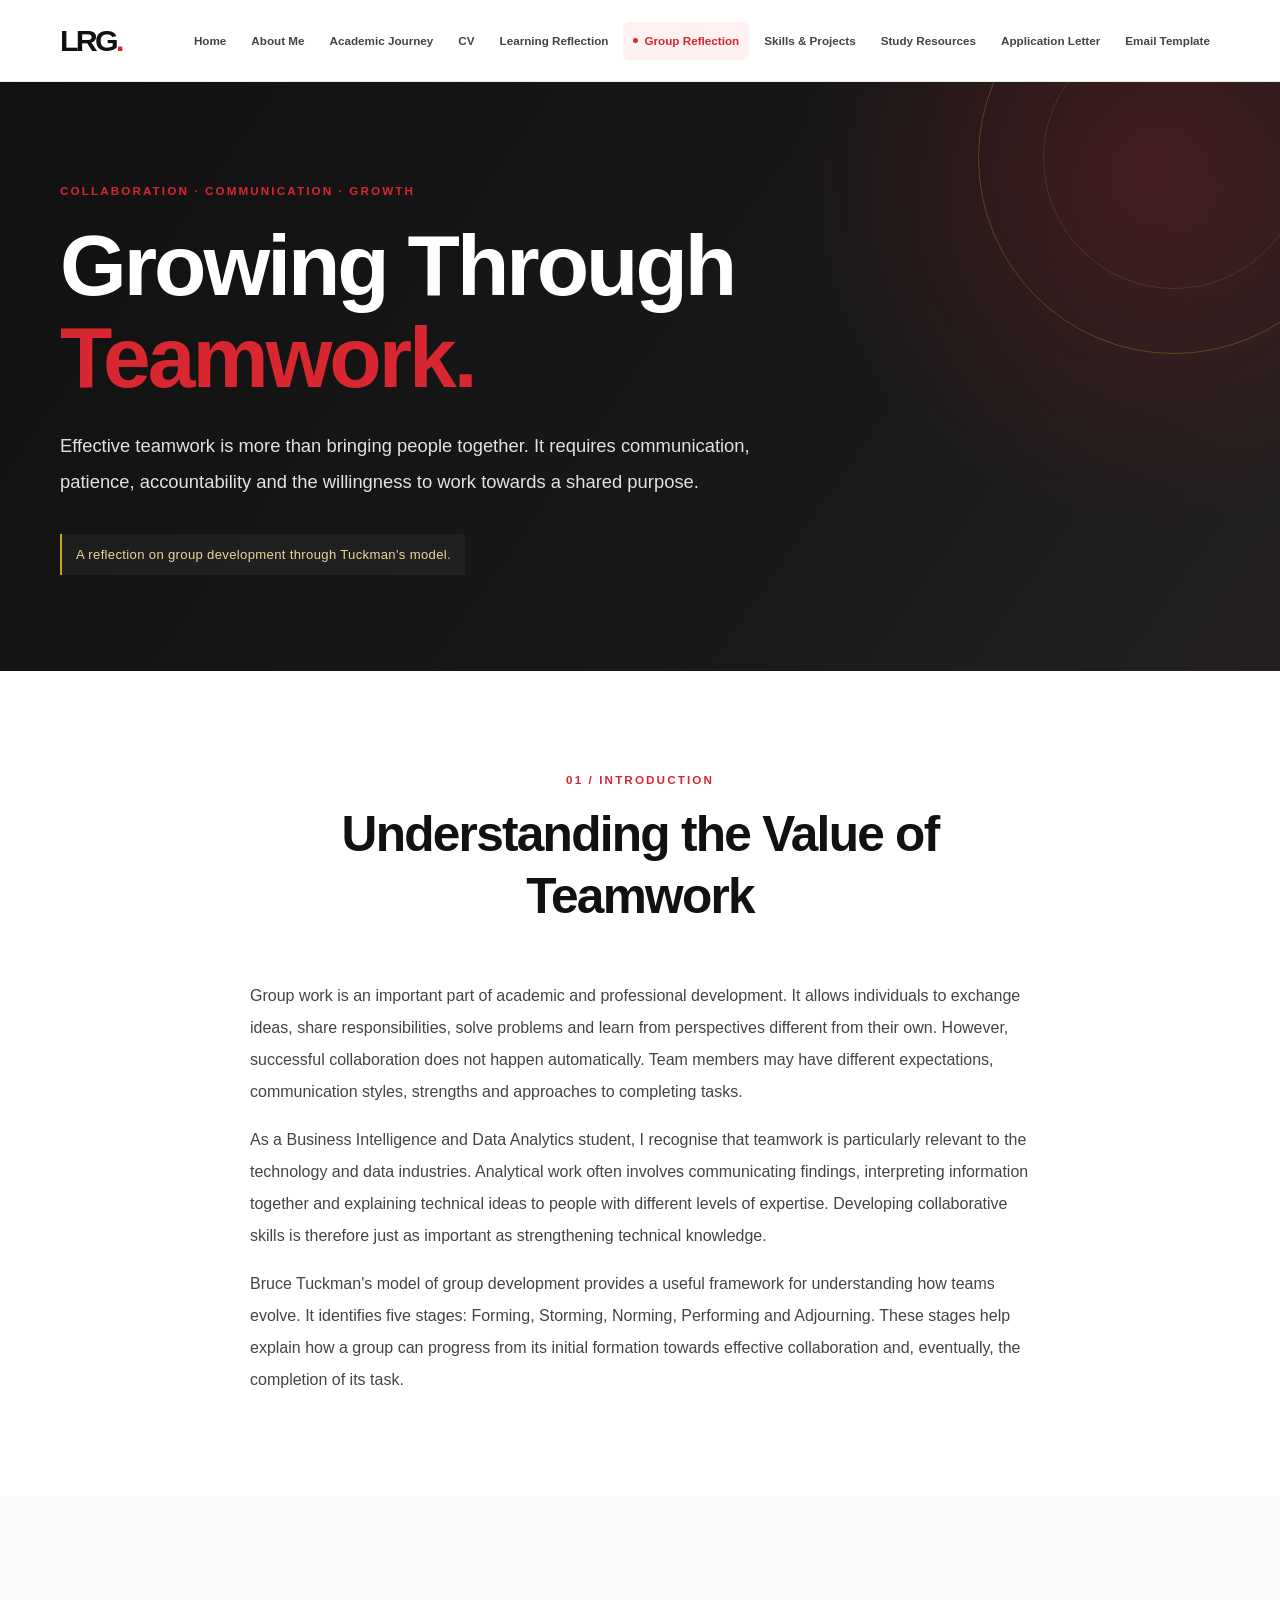
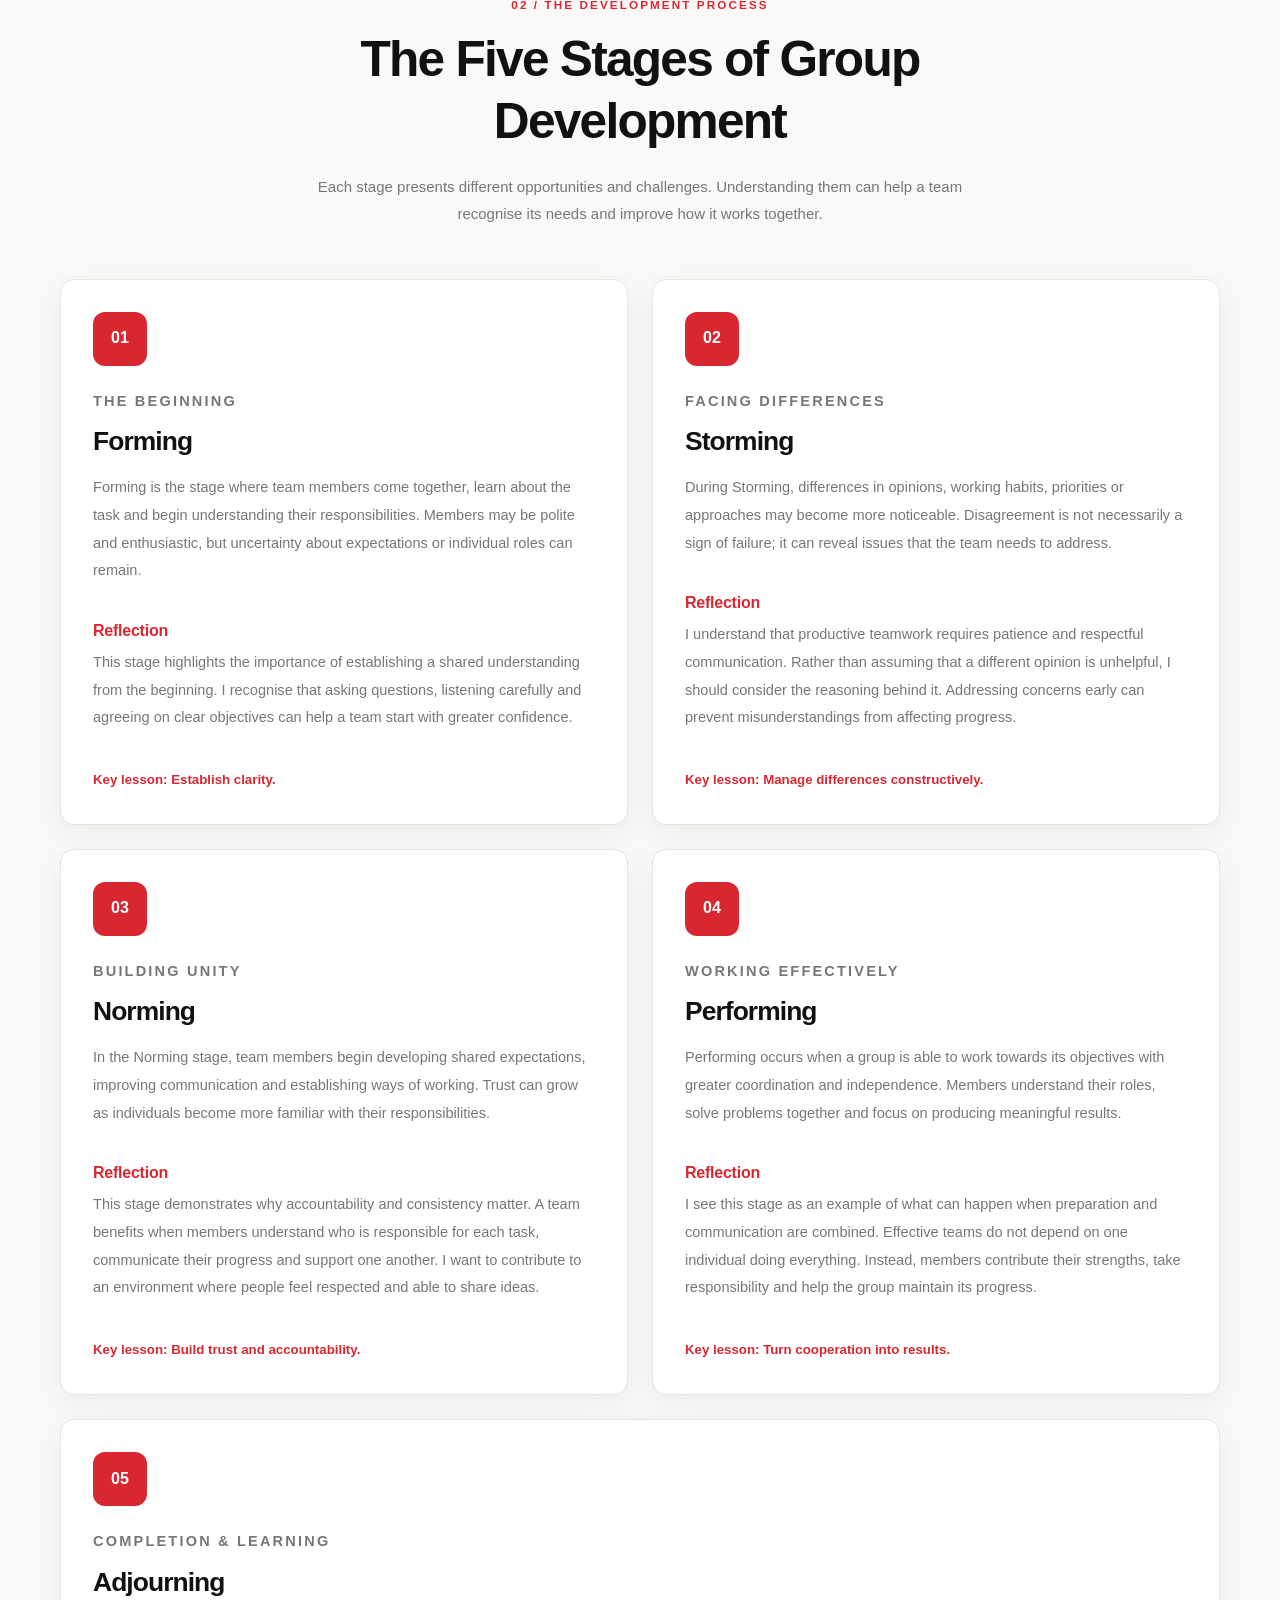
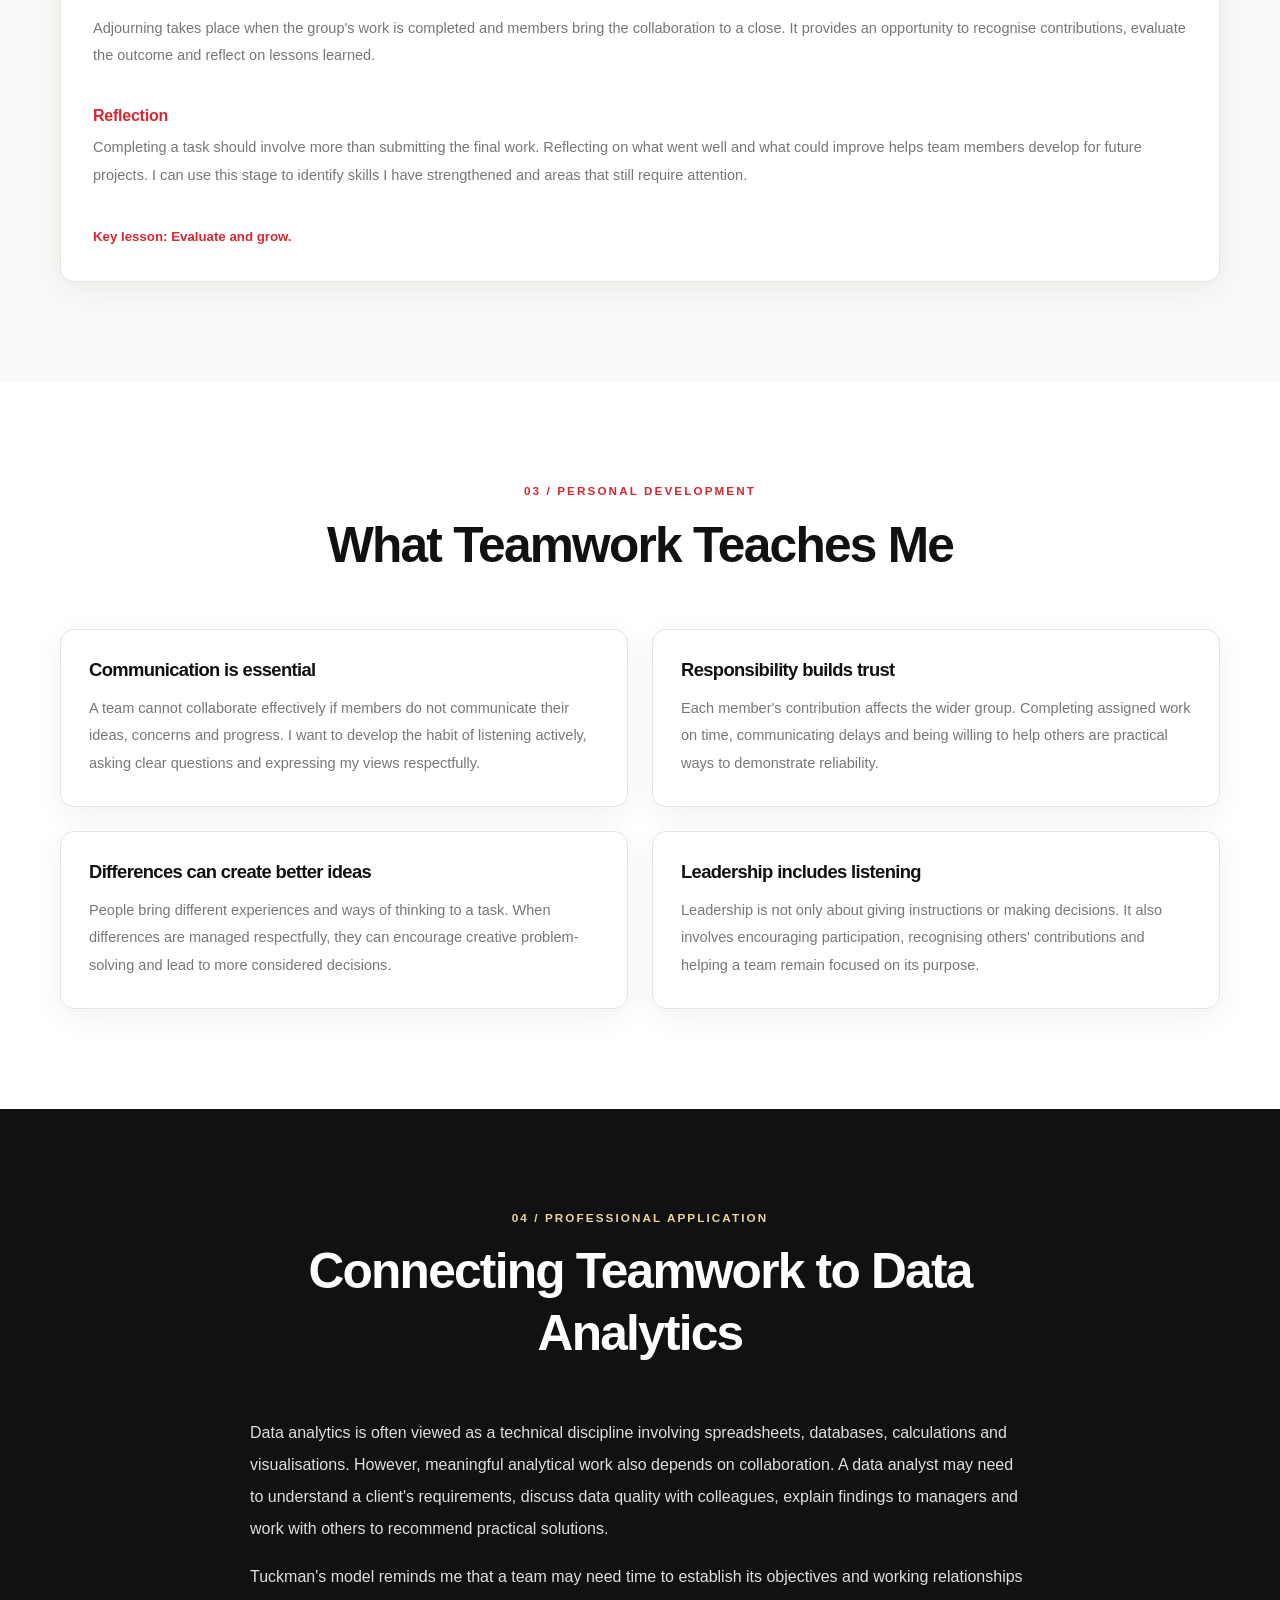
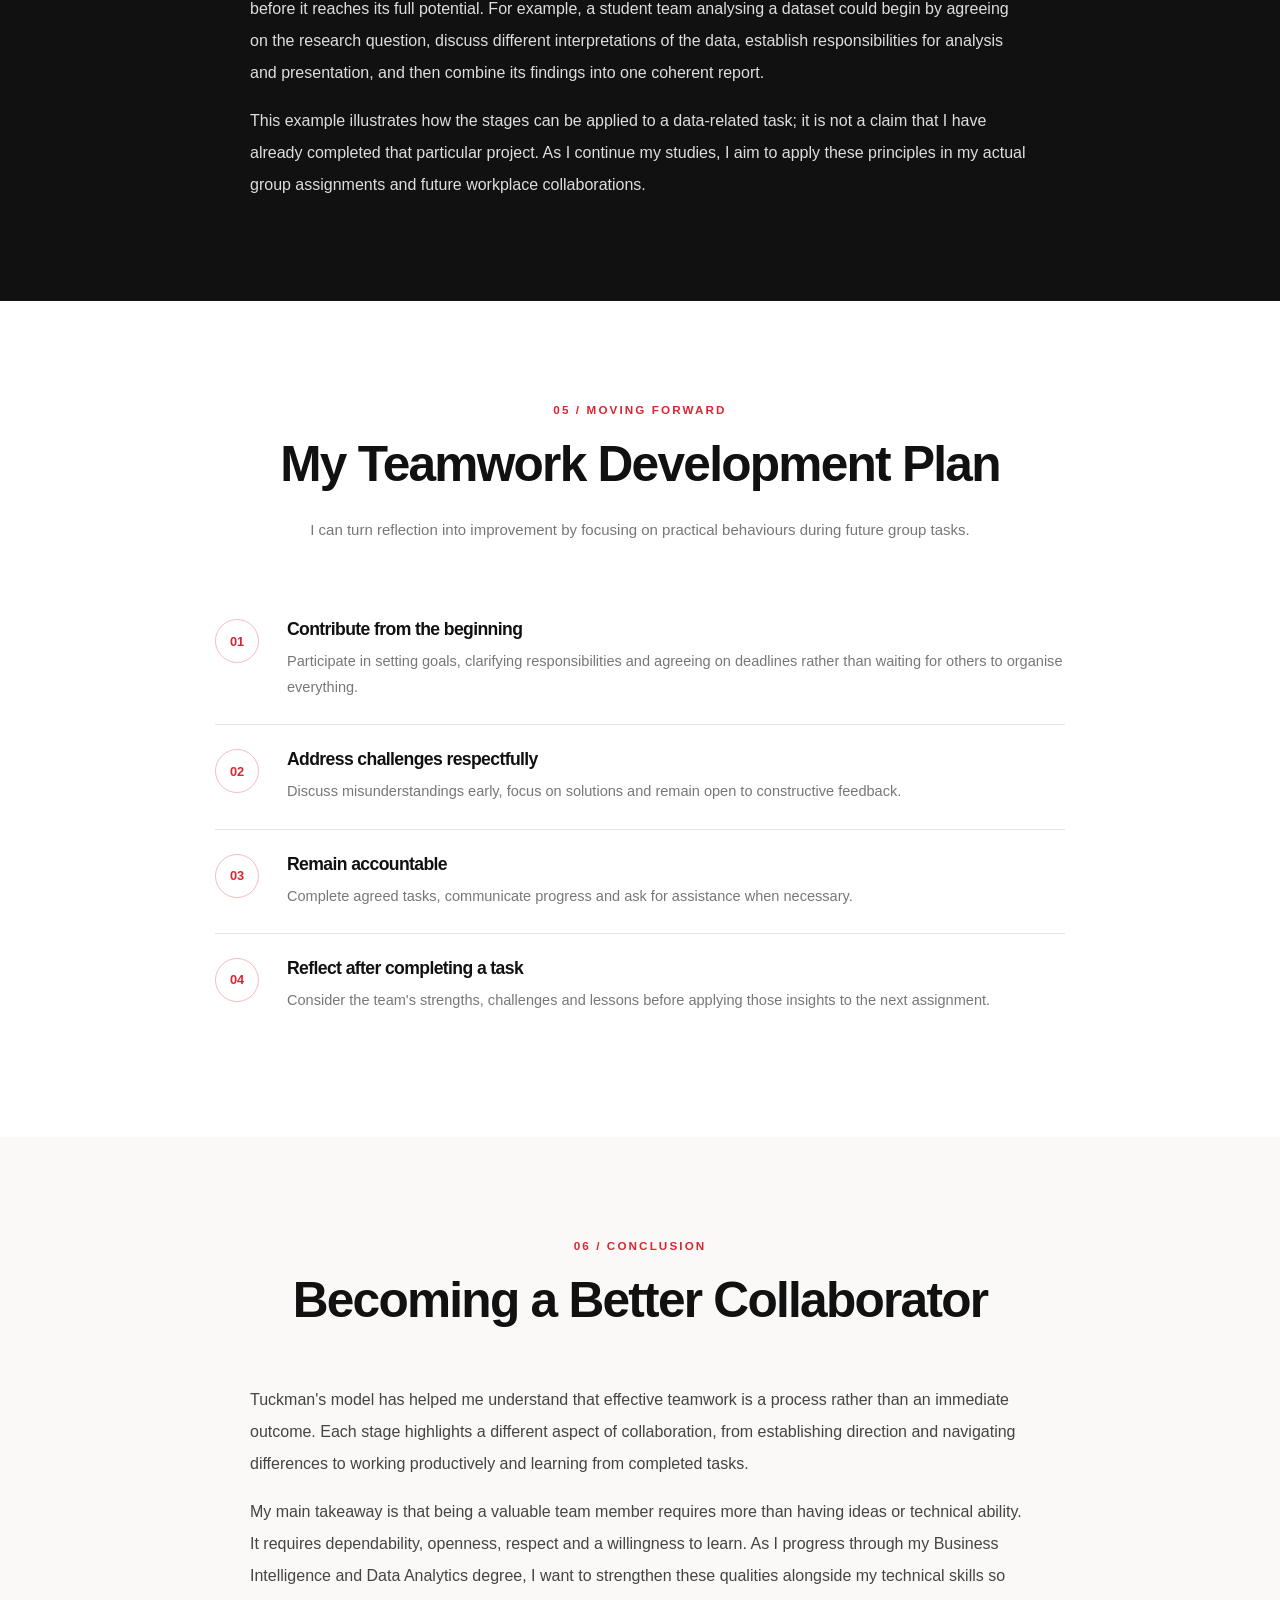
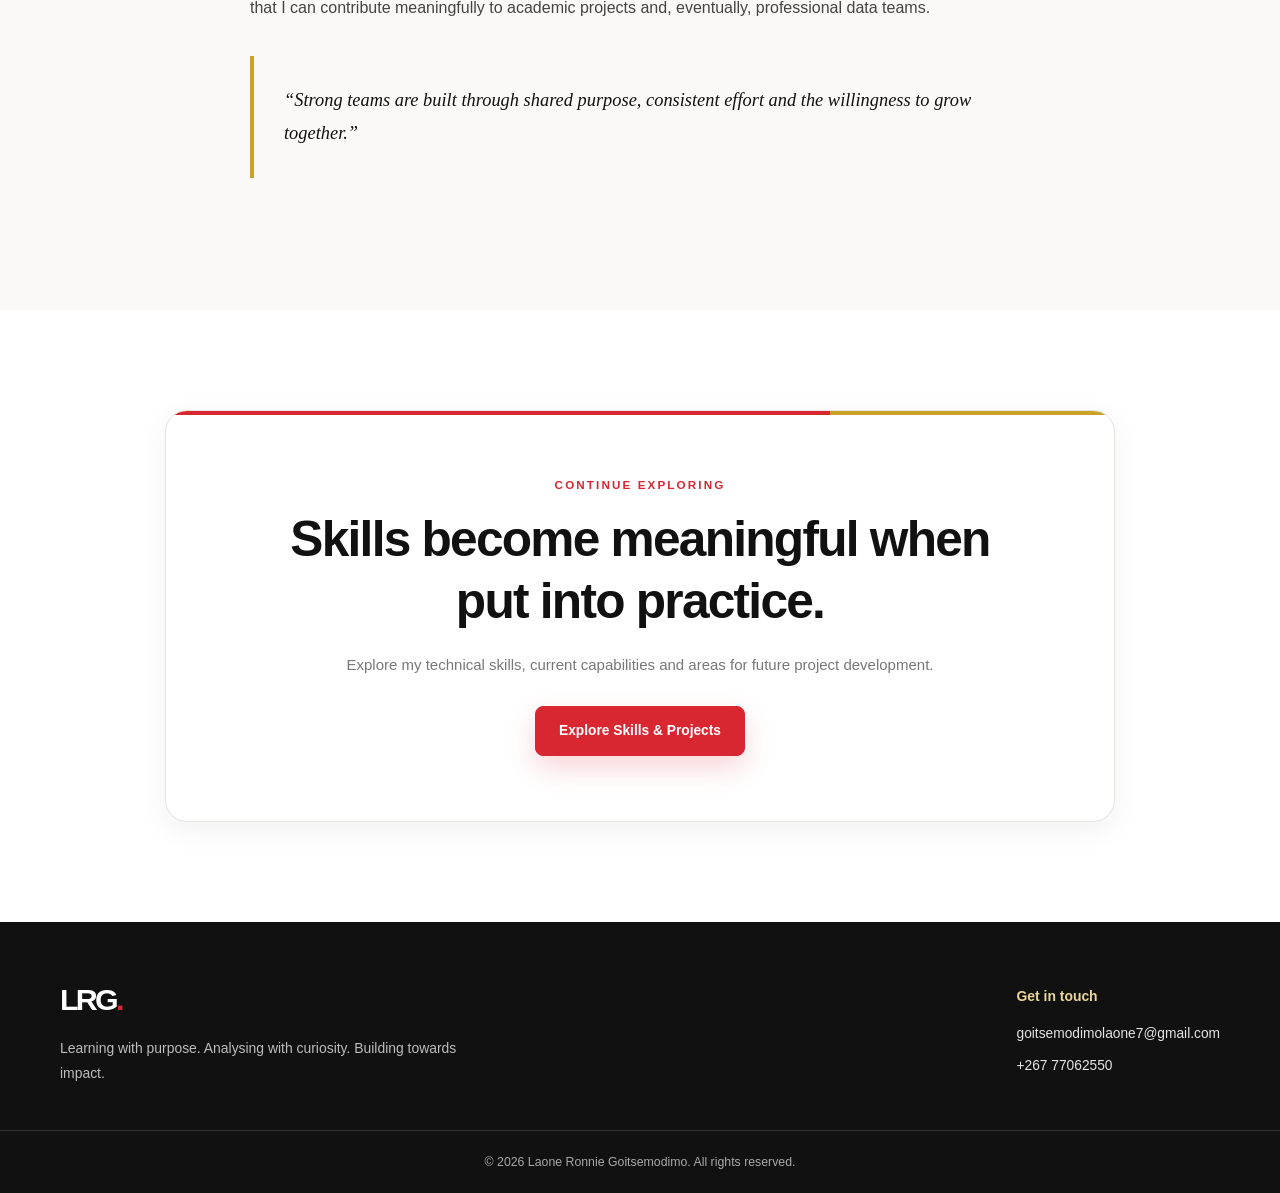
<file: group-reflection.html>
<!DOCTYPE html>
<html lang="en">
<head>
    <meta charset="UTF-8">
    <meta name="viewport" content="width=device-width, initial-scale=1.0">

    <meta name="description" content="A reflective discussion of teamwork, collaboration, communication and Tuckman's five stages of group development by Laone Ronnie Goitsemodimo.">

    <title>Group Work Reflection | Laone Ronnie Goitsemodimo</title>

    <link rel="stylesheet" href="style.css">
</head>

<body>

    <!-- ==================== HEADER ==================== -->
    <header class="site-header">
        <a href="index.html" class="brand">
            LRG<span>.</span>
        </a>

        <nav class="main-nav" aria-label="Main navigation">
            <a href="index.html">Home</a>
            <a href="about.html">About Me</a>
            <a href="academic-journey.html">Academic Journey</a>
            <a href="cv.html">CV</a>
            <a href="blog.html">Learning Reflection</a>
            <a href="group-reflection.html" class="active" aria-current="page">Group Reflection</a>
            <a href="skills-projects.html">Skills & Projects</a>
            <a href="study-resources.html">Study Resources</a>
            <a href="application-letter.html">Application Letter</a>
            <a href="email-template.html">Email Template</a>
        </nav>
    </header>


    <main>

        <!-- ==================== PAGE INTRODUCTION ==================== -->
        <section class="page-hero">
            <div class="container">
                <p class="eyebrow">COLLABORATION · COMMUNICATION · GROWTH</p>

                <h1>
                    Growing Through
                    <span>Teamwork.</span>
                </h1>

                <p class="page-intro">
                    Effective teamwork is more than bringing people together.
                    It requires communication, patience, accountability and
                    the willingness to work towards a shared purpose.
                </p>

                <p class="hero-note">
                    A reflection on group development through Tuckman's model.
                </p>
            </div>
        </section>


        <!-- ==================== INTRODUCTION ==================== -->
        <section class="section">
            <div class="container">

                <div class="section-heading">
                    <p class="eyebrow">01 / INTRODUCTION</p>
                    <h2>Understanding the Value of Teamwork</h2>
                </div>

                <div class="content-narrow">
                    <p>
                        Group work is an important part of academic and
                        professional development. It allows individuals to
                        exchange ideas, share responsibilities, solve problems
                        and learn from perspectives different from their own.
                        However, successful collaboration does not happen
                        automatically. Team members may have different
                        expectations, communication styles, strengths and
                        approaches to completing tasks.
                    </p>

                    <p>
                        As a Business Intelligence and Data Analytics student,
                        I recognise that teamwork is particularly relevant to
                        the technology and data industries. Analytical work
                        often involves communicating findings, interpreting
                        information together and explaining technical ideas
                        to people with different levels of expertise.
                        Developing collaborative skills is therefore just as
                        important as strengthening technical knowledge.
                    </p>

                    <p>
                        Bruce Tuckman's model of group development provides a
                        useful framework for understanding how teams evolve.
                        It identifies five stages: Forming, Storming, Norming,
                        Performing and Adjourning. These stages help explain
                        how a group can progress from its initial formation
                        towards effective collaboration and, eventually,
                        the completion of its task.
                    </p>
                </div>

            </div>
        </section>


        <!-- ==================== TUCKMAN'S MODEL ==================== -->
        <section class="section section-alt">
            <div class="container">

                <div class="section-heading">
                    <p class="eyebrow">02 / THE DEVELOPMENT PROCESS</p>
                    <h2>The Five Stages of Group Development</h2>

                    <p>
                        Each stage presents different opportunities and
                        challenges. Understanding them can help a team
                        recognise its needs and improve how it works together.
                    </p>
                </div>

                <div class="stages-grid">

                    <!-- FORMING -->
                    <article class="stage-card">
                        <span class="stage-number">01</span>

                        <p class="stage-label">THE BEGINNING</p>

                        <h3>Forming</h3>

                        <p>
                            Forming is the stage where team members come
                            together, learn about the task and begin
                            understanding their responsibilities. Members
                            may be polite and enthusiastic, but uncertainty
                            about expectations or individual roles can remain.
                        </p>

                        <h4>Reflection</h4>

                        <p>
                            This stage highlights the importance of establishing
                            a shared understanding from the beginning.
                            I recognise that asking questions, listening
                            carefully and agreeing on clear objectives can
                            help a team start with greater confidence.
                        </p>

                        <div class="lesson-tag">
                            Key lesson: Establish clarity.
                        </div>
                    </article>


                    <!-- STORMING -->
                    <article class="stage-card">
                        <span class="stage-number">02</span>

                        <p class="stage-label">FACING DIFFERENCES</p>

                        <h3>Storming</h3>

                        <p>
                            During Storming, differences in opinions,
                            working habits, priorities or approaches may
                            become more noticeable. Disagreement is not
                            necessarily a sign of failure; it can reveal
                            issues that the team needs to address.
                        </p>

                        <h4>Reflection</h4>

                        <p>
                            I understand that productive teamwork requires
                            patience and respectful communication. Rather
                            than assuming that a different opinion is
                            unhelpful, I should consider the reasoning
                            behind it. Addressing concerns early can prevent
                            misunderstandings from affecting progress.
                        </p>

                        <div class="lesson-tag">
                            Key lesson: Manage differences constructively.
                        </div>
                    </article>


                    <!-- NORMING -->
                    <article class="stage-card">
                        <span class="stage-number">03</span>

                        <p class="stage-label">BUILDING UNITY</p>

                        <h3>Norming</h3>

                        <p>
                            In the Norming stage, team members begin
                            developing shared expectations, improving
                            communication and establishing ways of working.
                            Trust can grow as individuals become more
                            familiar with their responsibilities.
                        </p>

                        <h4>Reflection</h4>

                        <p>
                            This stage demonstrates why accountability and
                            consistency matter. A team benefits when members
                            understand who is responsible for each task,
                            communicate their progress and support one another.
                            I want to contribute to an environment where
                            people feel respected and able to share ideas.
                        </p>

                        <div class="lesson-tag">
                            Key lesson: Build trust and accountability.
                        </div>
                    </article>


                    <!-- PERFORMING -->
                    <article class="stage-card">
                        <span class="stage-number">04</span>

                        <p class="stage-label">WORKING EFFECTIVELY</p>

                        <h3>Performing</h3>

                        <p>
                            Performing occurs when a group is able to work
                            towards its objectives with greater coordination
                            and independence. Members understand their roles,
                            solve problems together and focus on producing
                            meaningful results.
                        </p>

                        <h4>Reflection</h4>

                        <p>
                            I see this stage as an example of what can happen
                            when preparation and communication are combined.
                            Effective teams do not depend on one individual
                            doing everything. Instead, members contribute
                            their strengths, take responsibility and help
                            the group maintain its progress.
                        </p>

                        <div class="lesson-tag">
                            Key lesson: Turn cooperation into results.
                        </div>
                    </article>


                    <!-- ADJOURNING -->
                    <article class="stage-card">
                        <span class="stage-number">05</span>

                        <p class="stage-label">COMPLETION & LEARNING</p>

                        <h3>Adjourning</h3>

                        <p>
                            Adjourning takes place when the group's work
                            is completed and members bring the collaboration
                            to a close. It provides an opportunity to
                            recognise contributions, evaluate the outcome
                            and reflect on lessons learned.
                        </p>

                        <h4>Reflection</h4>

                        <p>
                            Completing a task should involve more than
                            submitting the final work. Reflecting on what
                            went well and what could improve helps team
                            members develop for future projects. I can use
                            this stage to identify skills I have strengthened
                            and areas that still require attention.
                        </p>

                        <div class="lesson-tag">
                            Key lesson: Evaluate and grow.
                        </div>
                    </article>

                </div>
            </div>
        </section>


        <!-- ==================== PERSONAL LEARNING ==================== -->
        <section class="section">
            <div class="container">

                <div class="section-heading">
                    <p class="eyebrow">03 / PERSONAL DEVELOPMENT</p>
                    <h2>What Teamwork Teaches Me</h2>
                </div>

                <div class="reflection-grid">

                    <article class="reflection-item">
                        <h3>Communication is essential</h3>

                        <p>
                            A team cannot collaborate effectively if members
                            do not communicate their ideas, concerns and
                            progress. I want to develop the habit of listening
                            actively, asking clear questions and expressing
                            my views respectfully.
                        </p>
                    </article>

                    <article class="reflection-item">
                        <h3>Responsibility builds trust</h3>

                        <p>
                            Each member's contribution affects the wider
                            group. Completing assigned work on time,
                            communicating delays and being willing to help
                            others are practical ways to demonstrate
                            reliability.
                        </p>
                    </article>

                    <article class="reflection-item">
                        <h3>Differences can create better ideas</h3>

                        <p>
                            People bring different experiences and ways of
                            thinking to a task. When differences are managed
                            respectfully, they can encourage creative
                            problem-solving and lead to more considered
                            decisions.
                        </p>
                    </article>

                    <article class="reflection-item">
                        <h3>Leadership includes listening</h3>

                        <p>
                            Leadership is not only about giving instructions
                            or making decisions. It also involves encouraging
                            participation, recognising others' contributions
                            and helping a team remain focused on its purpose.
                        </p>
                    </article>

                </div>

            </div>
        </section>


        <!-- ==================== APPLICATION TO DATA ANALYTICS ==================== -->
        <section class="section section-dark">
            <div class="container">

                <div class="section-heading">
                    <p class="eyebrow">04 / PROFESSIONAL APPLICATION</p>
                    <h2>Connecting Teamwork to Data Analytics</h2>
                </div>

                <div class="content-narrow">
                    <p>
                        Data analytics is often viewed as a technical
                        discipline involving spreadsheets, databases,
                        calculations and visualisations. However, meaningful
                        analytical work also depends on collaboration.
                        A data analyst may need to understand a client's
                        requirements, discuss data quality with colleagues,
                        explain findings to managers and work with others
                        to recommend practical solutions.
                    </p>

                    <p>
                        Tuckman's model reminds me that a team may need time
                        to establish its objectives and working relationships
                        before it reaches its full potential. For example,
                        a student team analysing a dataset could begin by
                        agreeing on the research question, discuss different
                        interpretations of the data, establish responsibilities
                        for analysis and presentation, and then combine its
                        findings into one coherent report.
                    </p>

                    <p>
                        This example illustrates how the stages can be applied
                        to a data-related task; it is not a claim that I have
                        already completed that particular project. As I
                        continue my studies, I aim to apply these principles
                        in my actual group assignments and future workplace
                        collaborations.
                    </p>
                </div>

            </div>
        </section>


        <!-- ==================== ACTION PLAN ==================== -->
        <section class="section">
            <div class="container">

                <div class="section-heading">
                    <p class="eyebrow">05 / MOVING FORWARD</p>
                    <h2>My Teamwork Development Plan</h2>

                    <p>
                        I can turn reflection into improvement by focusing
                        on practical behaviours during future group tasks.
                    </p>
                </div>

                <div class="development-list">

                    <div class="development-item">
                        <span class="development-marker">01</span>

                        <div>
                            <h3>Contribute from the beginning</h3>
                            <p>
                                Participate in setting goals, clarifying
                                responsibilities and agreeing on deadlines
                                rather than waiting for others to organise
                                everything.
                            </p>
                        </div>
                    </div>

                    <div class="development-item">
                        <span class="development-marker">02</span>

                        <div>
                            <h3>Address challenges respectfully</h3>
                            <p>
                                Discuss misunderstandings early, focus on
                                solutions and remain open to constructive
                                feedback.
                            </p>
                        </div>
                    </div>

                    <div class="development-item">
                        <span class="development-marker">03</span>

                        <div>
                            <h3>Remain accountable</h3>
                            <p>
                                Complete agreed tasks, communicate progress
                                and ask for assistance when necessary.
                            </p>
                        </div>
                    </div>

                    <div class="development-item">
                        <span class="development-marker">04</span>

                        <div>
                            <h3>Reflect after completing a task</h3>
                            <p>
                                Consider the team's strengths, challenges
                                and lessons before applying those insights
                                to the next assignment.
                            </p>
                        </div>
                    </div>

                </div>

            </div>
        </section>


        <!-- ==================== CONCLUSION ==================== -->
        <section class="section section-alt">
            <div class="container">

                <div class="section-heading">
                    <p class="eyebrow">06 / CONCLUSION</p>
                    <h2>Becoming a Better Collaborator</h2>
                </div>

                <div class="content-narrow">
                    <p>
                        Tuckman's model has helped me understand that
                        effective teamwork is a process rather than an
                        immediate outcome. Each stage highlights a different
                        aspect of collaboration, from establishing direction
                        and navigating differences to working productively
                        and learning from completed tasks.
                    </p>

                    <p>
                        My main takeaway is that being a valuable team member
                        requires more than having ideas or technical ability.
                        It requires dependability, openness, respect and a
                        willingness to learn. As I progress through my
                        Business Intelligence and Data Analytics degree,
                        I want to strengthen these qualities alongside my
                        technical skills so that I can contribute meaningfully
                        to academic projects and, eventually, professional
                        data teams.
                    </p>

                    <blockquote class="closing-quote">
                        “Strong teams are built through shared purpose,
                        consistent effort and the willingness to grow
                        together.”
                    </blockquote>
                </div>

            </div>
        </section>


        <!-- ==================== NEXT PAGE ==================== -->
        <section class="section">
            <div class="container">
                <div class="next-page-card">

                    <p class="eyebrow">CONTINUE EXPLORING</p>

                    <h2>Skills become meaningful when put into practice.</h2>

                    <p>
                        Explore my technical skills, current capabilities
                        and areas for future project development.
                    </p>

                    <a href="skills-projects.html" class="btn btn-primary">
                        Explore Skills & Projects
                    </a>

                </div>
            </div>
        </section>

    </main>


    <!-- ==================== FOOTER ==================== -->
    <footer class="site-footer">
        <div class="container footer-content">

            <div>
                <a href="index.html" class="brand footer-brand">
                    LRG<span>.</span>
                </a>

                <p>
                    Learning with purpose. Analysing with curiosity.
                    Building towards impact.
                </p>
            </div>

            <div class="footer-contact">
                <p>Get in touch</p>

                <a href="mailto:goitsemodimolaone7@gmail.com">
                    goitsemodimolaone7@gmail.com
                </a>

                <a href="tel:+26777062550">
                    +267 77062550
                </a>
            </div>

        </div>

        <div class="footer-bottom">
            <p>
                &copy; <span id="current-year"></span>
                Laone Ronnie Goitsemodimo. All rights reserved.
            </p>
        </div>
    </footer>


    <script>
        document.getElementById("current-year").textContent =
            new Date().getFullYear();
    </script>

</body>
</html>
</file>
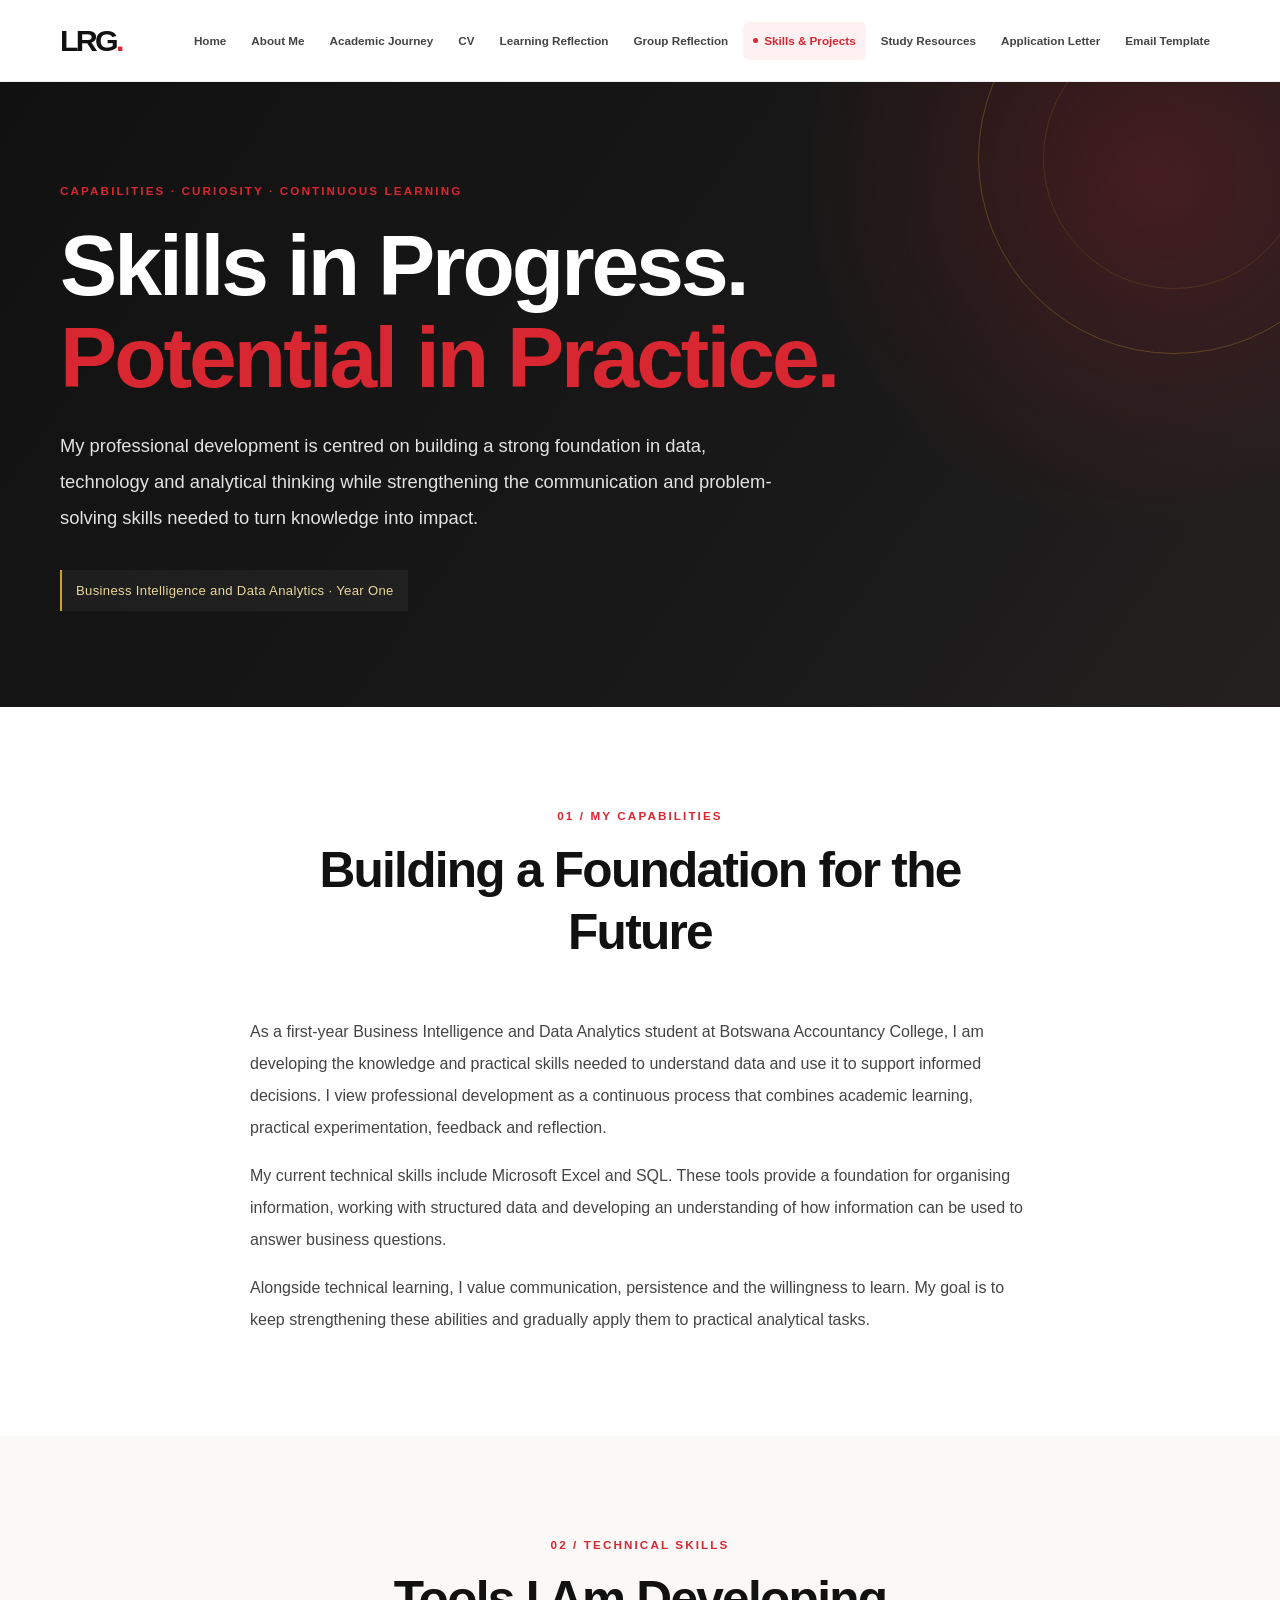
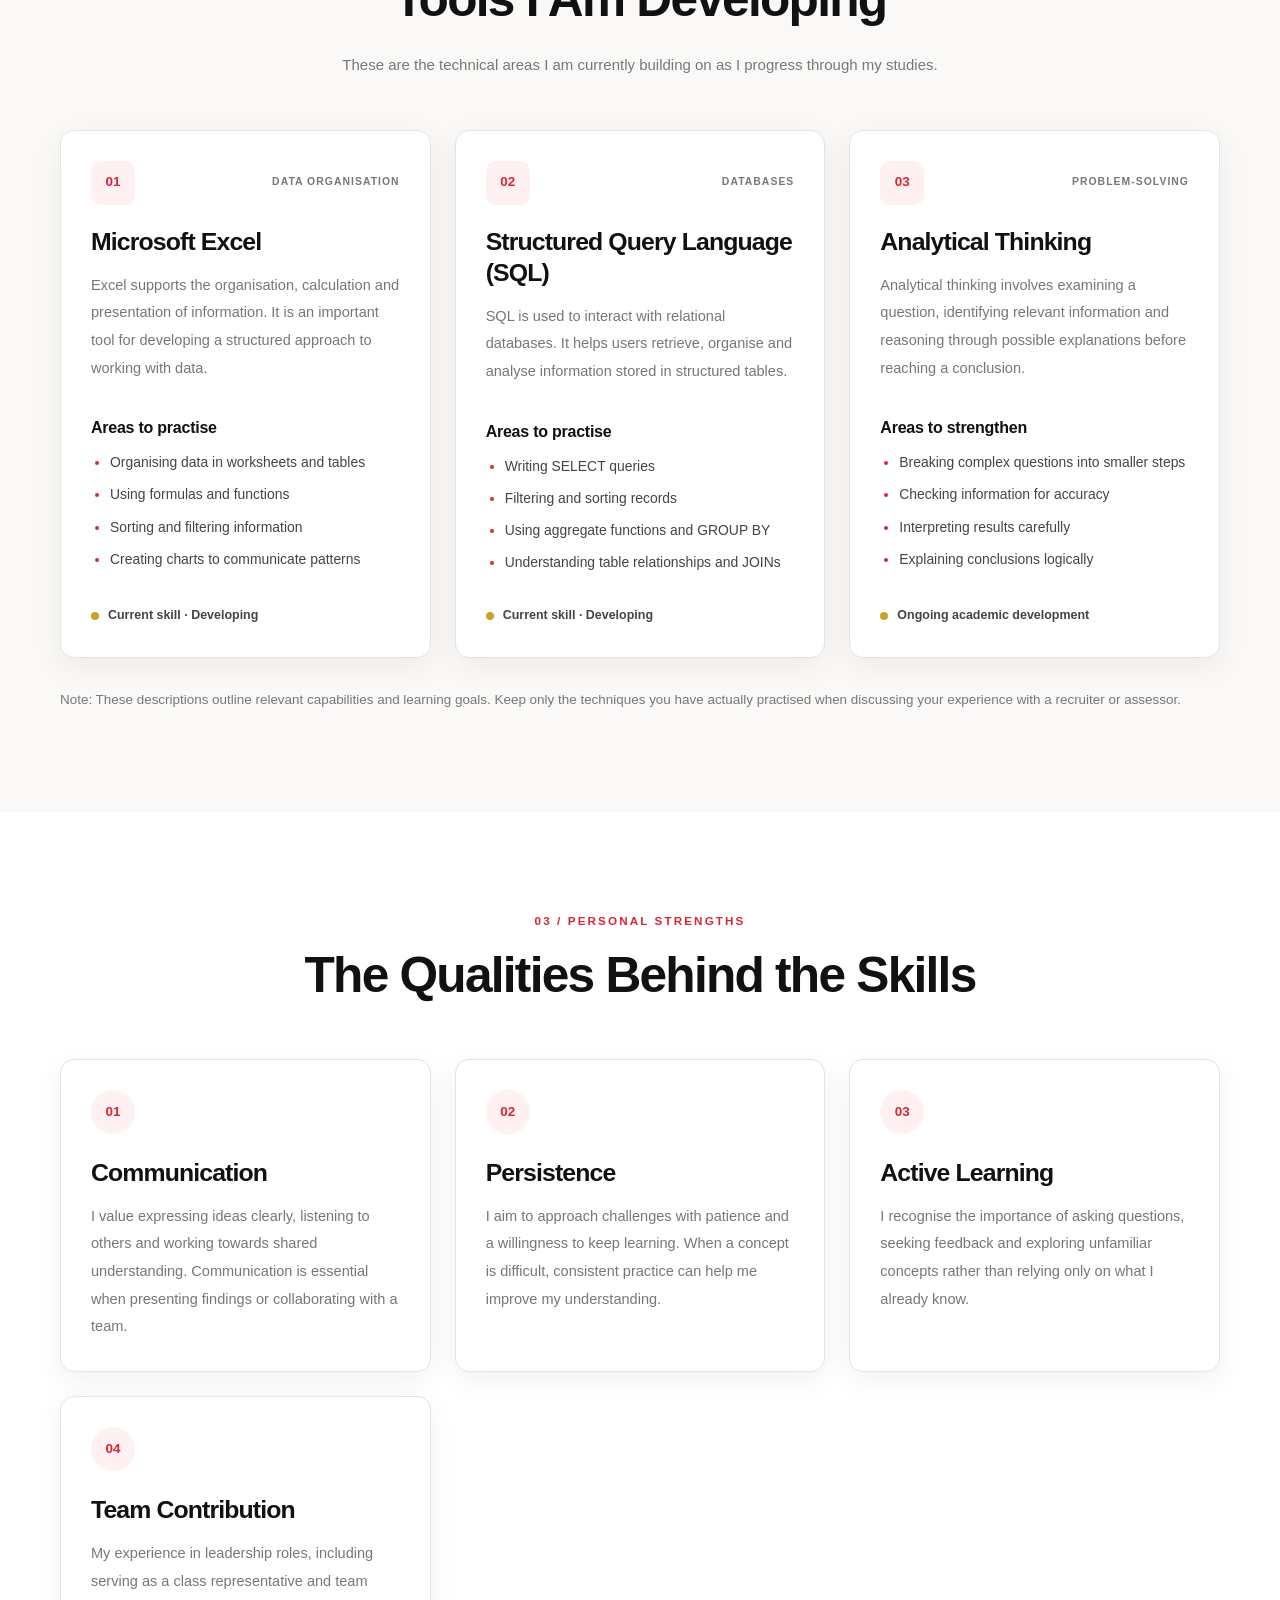
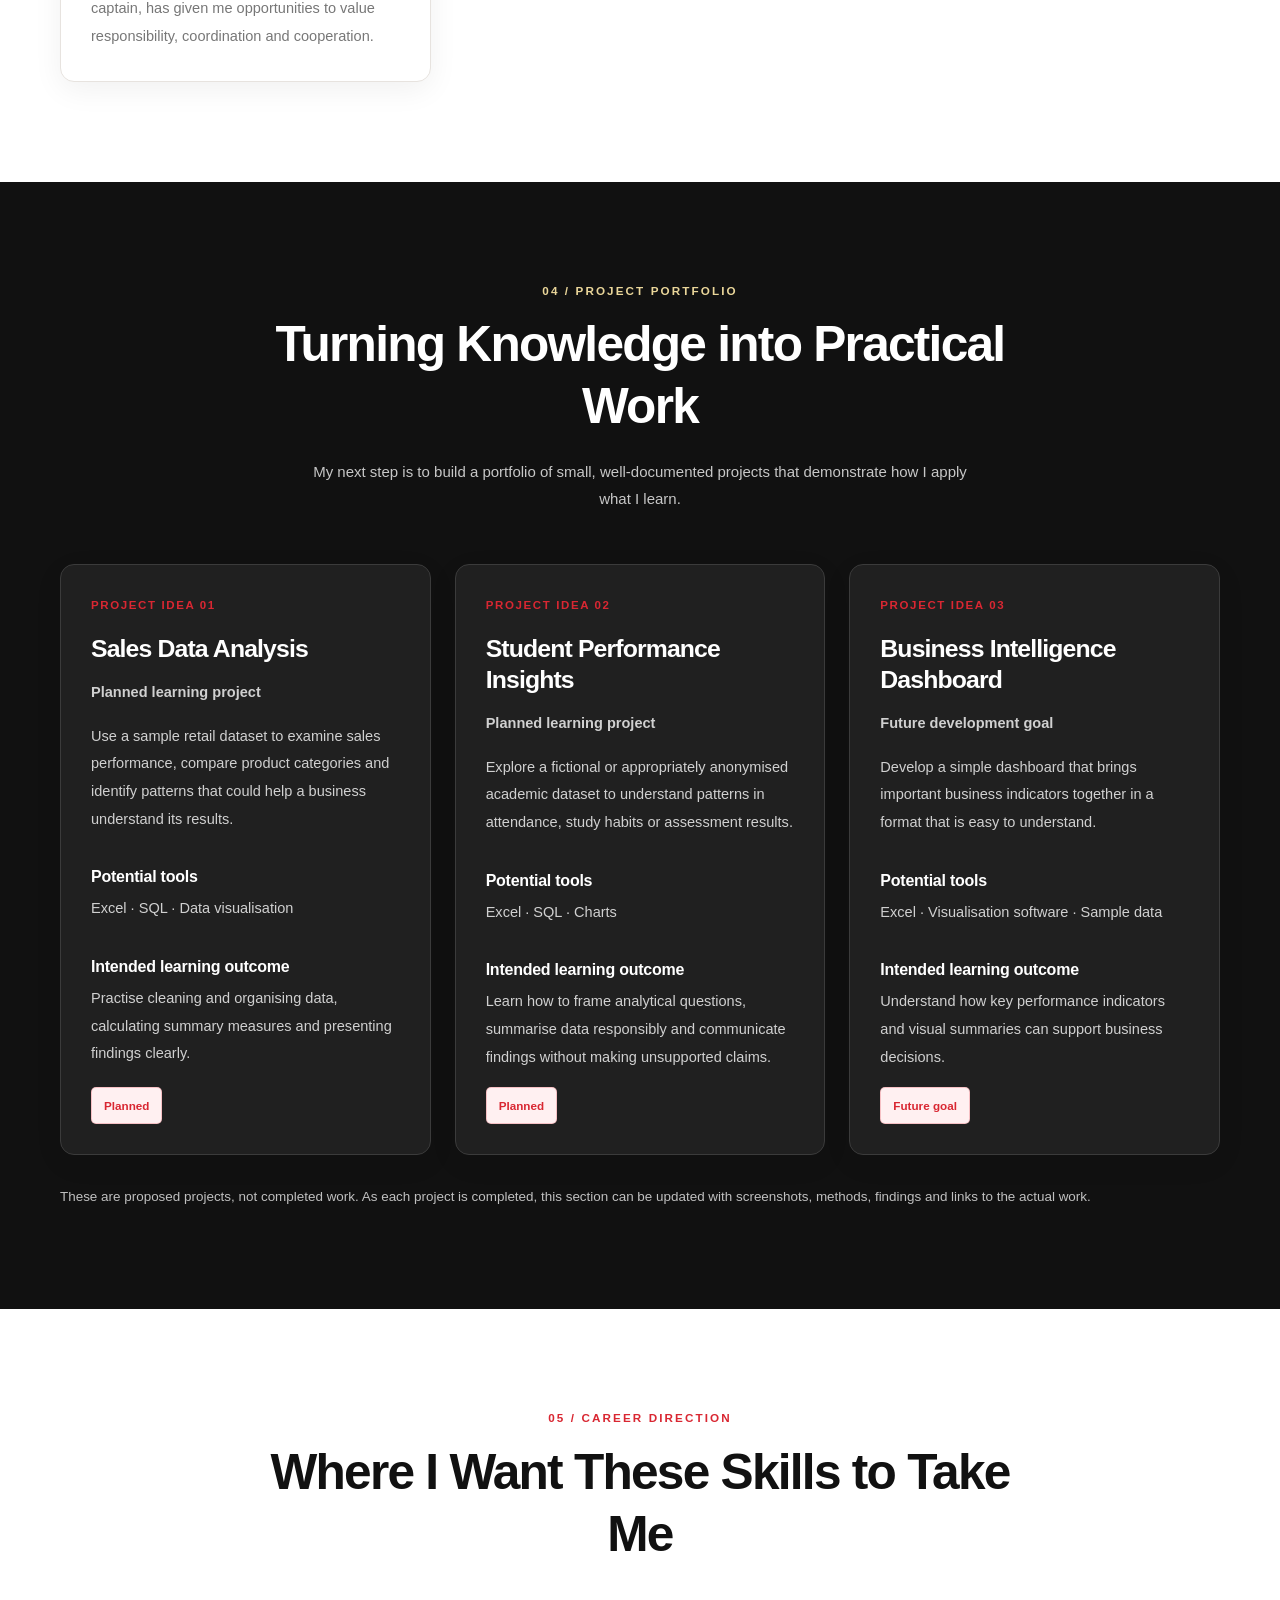
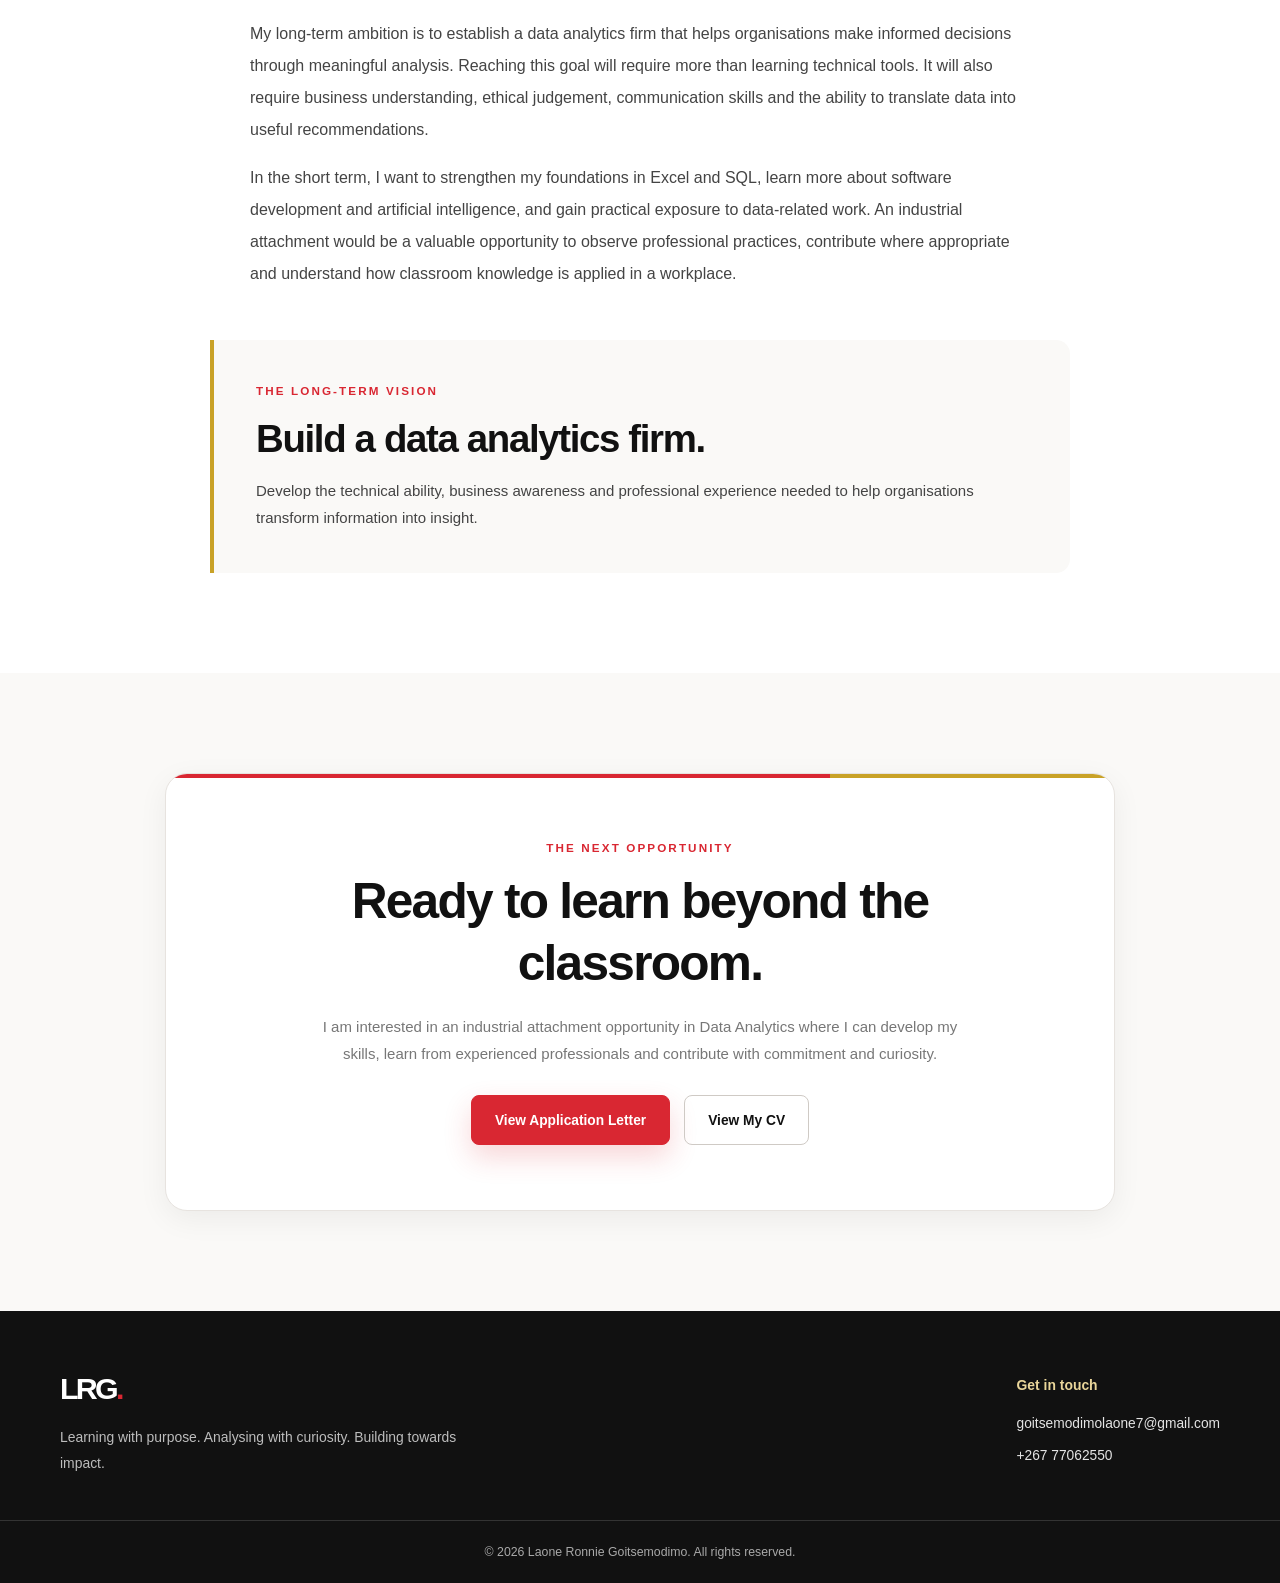
<file: skills-project.html>
<!DOCTYPE html>
<html lang="en">
<head>
    <meta charset="UTF-8">
    <meta name="viewport" content="width=device-width, initial-scale=1.0">

    <meta name="description" content="Explore Laone Ronnie Goitsemodimo's technical skills, professional strengths and future project goals in Business Intelligence and Data Analytics.">

    <title>Skills & Projects | Laone Ronnie Goitsemodimo</title>

    <link rel="stylesheet" href="style.css">
</head>

<body>

    <!-- ==================== HEADER ==================== -->
    <header class="site-header">
        <a href="index.html" class="brand">
            LRG<span>.</span>
        </a>

        <nav class="main-nav" aria-label="Main navigation">
            <a href="index.html">Home</a>
            <a href="about.html">About Me</a>
            <a href="academic-journey.html">Academic Journey</a>
            <a href="cv.html">CV</a>
            <a href="blog.html">Learning Reflection</a>
            <a href="group-reflection.html">Group Reflection</a>
            <a href="skills-projects.html" class="active" aria-current="page">Skills & Projects</a>
            <a href="study-resources.html">Study Resources</a>
            <a href="application-letter.html">Application Letter</a>
            <a href="email-template.html">Email Template</a>
        </nav>
    </header>


    <main>

        <!-- ==================== HERO ==================== -->
        <section class="page-hero">
            <div class="container">

                <p class="eyebrow">CAPABILITIES · CURIOSITY · CONTINUOUS LEARNING</p>

                <h1>
                    Skills in Progress.
                    <span>Potential in Practice.</span>
                </h1>

                <p class="page-intro">
                    My professional development is centred on building
                    a strong foundation in data, technology and analytical
                    thinking while strengthening the communication and
                    problem-solving skills needed to turn knowledge into impact.
                </p>

                <p class="hero-note">
                    Business Intelligence and Data Analytics · Year One
                </p>

            </div>
        </section>


        <!-- ==================== INTRODUCTION ==================== -->
        <section class="section">
            <div class="container">

                <div class="section-heading">
                    <p class="eyebrow">01 / MY CAPABILITIES</p>
                    <h2>Building a Foundation for the Future</h2>
                </div>

                <div class="content-narrow">
                    <p>
                        As a first-year Business Intelligence and Data
                        Analytics student at Botswana Accountancy College,
                        I am developing the knowledge and practical skills
                        needed to understand data and use it to support
                        informed decisions. I view professional development
                        as a continuous process that combines academic
                        learning, practical experimentation, feedback and
                        reflection.
                    </p>

                    <p>
                        My current technical skills include Microsoft Excel
                        and SQL. These tools provide a foundation for
                        organising information, working with structured data
                        and developing an understanding of how information
                        can be used to answer business questions.
                    </p>

                    <p>
                        Alongside technical learning, I value communication,
                        persistence and the willingness to learn. My goal is
                        to keep strengthening these abilities and gradually
                        apply them to practical analytical tasks.
                    </p>
                </div>

            </div>
        </section>


        <!-- ==================== TECHNICAL SKILLS ==================== -->
        <section class="section section-alt">
            <div class="container">

                <div class="section-heading">
                    <p class="eyebrow">02 / TECHNICAL SKILLS</p>
                    <h2>Tools I Am Developing</h2>

                    <p>
                        These are the technical areas I am currently building
                        on as I progress through my studies.
                    </p>
                </div>

                <div class="skills-grid">

                    <!-- EXCEL -->
                    <article class="skill-card">

                        <div class="skill-card-top">
                            <span class="skill-index">01</span>
                            <span class="skill-category">DATA ORGANISATION</span>
                        </div>

                        <h3>Microsoft Excel</h3>

                        <p>
                            Excel supports the organisation, calculation
                            and presentation of information. It is an
                            important tool for developing a structured
                            approach to working with data.
                        </p>

                        <h4>Areas to practise</h4>

                        <ul class="feature-list">
                            <li>Organising data in worksheets and tables</li>
                            <li>Using formulas and functions</li>
                            <li>Sorting and filtering information</li>
                            <li>Creating charts to communicate patterns</li>
                        </ul>

                        <div class="skill-status">
                            <span class="status-dot"></span>
                            Current skill · Developing
                        </div>

                    </article>


                    <!-- SQL -->
                    <article class="skill-card">

                        <div class="skill-card-top">
                            <span class="skill-index">02</span>
                            <span class="skill-category">DATABASES</span>
                        </div>

                        <h3>Structured Query Language (SQL)</h3>

                        <p>
                            SQL is used to interact with relational databases.
                            It helps users retrieve, organise and analyse
                            information stored in structured tables.
                        </p>

                        <h4>Areas to practise</h4>

                        <ul class="feature-list">
                            <li>Writing SELECT queries</li>
                            <li>Filtering and sorting records</li>
                            <li>Using aggregate functions and GROUP BY</li>
                            <li>Understanding table relationships and JOINs</li>
                        </ul>

                        <div class="skill-status">
                            <span class="status-dot"></span>
                            Current skill · Developing
                        </div>

                    </article>


                    <!-- ANALYTICAL THINKING -->
                    <article class="skill-card">

                        <div class="skill-card-top">
                            <span class="skill-index">03</span>
                            <span class="skill-category">PROBLEM-SOLVING</span>
                        </div>

                        <h3>Analytical Thinking</h3>

                        <p>
                            Analytical thinking involves examining a question,
                            identifying relevant information and reasoning
                            through possible explanations before reaching
                            a conclusion.
                        </p>

                        <h4>Areas to strengthen</h4>

                        <ul class="feature-list">
                            <li>Breaking complex questions into smaller steps</li>
                            <li>Checking information for accuracy</li>
                            <li>Interpreting results carefully</li>
                            <li>Explaining conclusions logically</li>
                        </ul>

                        <div class="skill-status">
                            <span class="status-dot"></span>
                            Ongoing academic development
                        </div>

                    </article>

                </div>

                <p class="section-footnote">
                    Note: These descriptions outline relevant capabilities
                    and learning goals. Keep only the techniques you have
                    actually practised when discussing your experience
                    with a recruiter or assessor.
                </p>

            </div>
        </section>


        <!-- ==================== PROFESSIONAL STRENGTHS ==================== -->
        <section class="section">
            <div class="container">

                <div class="section-heading">
                    <p class="eyebrow">03 / PERSONAL STRENGTHS</p>
                    <h2>The Qualities Behind the Skills</h2>
                </div>

                <div class="strengths-grid">

                    <article class="strength-item">
                        <span class="strength-symbol">01</span>

                        <h3>Communication</h3>

                        <p>
                            I value expressing ideas clearly, listening to
                            others and working towards shared understanding.
                            Communication is essential when presenting
                            findings or collaborating with a team.
                        </p>
                    </article>

                    <article class="strength-item">
                        <span class="strength-symbol">02</span>

                        <h3>Persistence</h3>

                        <p>
                            I aim to approach challenges with patience and
                            a willingness to keep learning. When a concept
                            is difficult, consistent practice can help me
                            improve my understanding.
                        </p>
                    </article>

                    <article class="strength-item">
                        <span class="strength-symbol">03</span>

                        <h3>Active Learning</h3>

                        <p>
                            I recognise the importance of asking questions,
                            seeking feedback and exploring unfamiliar
                            concepts rather than relying only on what
                            I already know.
                        </p>
                    </article>

                    <article class="strength-item">
                        <span class="strength-symbol">04</span>

                        <h3>Team Contribution</h3>

                        <p>
                            My experience in leadership roles, including
                            serving as a class representative and team
                            captain, has given me opportunities to value
                            responsibility, coordination and cooperation.
                        </p>
                    </article>

                </div>

            </div>
        </section>


        <!-- ==================== PROJECT PORTFOLIO ==================== -->
        <section class="section section-dark">
            <div class="container">

                <div class="section-heading">
                    <p class="eyebrow">04 / PROJECT PORTFOLIO</p>
                    <h2>Turning Knowledge into Practical Work</h2>

                    <p>
                        My next step is to build a portfolio of small,
                        well-documented projects that demonstrate how I
                        apply what I learn.
                    </p>
                </div>

                <div class="project-grid">

                    <!-- PROJECT IDEA ONE -->
                    <article class="project-card">

                        <div class="project-number">PROJECT IDEA 01</div>

                        <h3>Sales Data Analysis</h3>

                        <p class="project-type">Planned learning project</p>

                        <p>
                            Use a sample retail dataset to examine sales
                            performance, compare product categories and
                            identify patterns that could help a business
                            understand its results.
                        </p>

                        <h4>Potential tools</h4>

                        <p>Excel · SQL · Data visualisation</p>

                        <h4>Intended learning outcome</h4>

                        <p>
                            Practise cleaning and organising data,
                            calculating summary measures and presenting
                            findings clearly.
                        </p>

                        <span class="project-label">Planned</span>

                    </article>


                    <!-- PROJECT IDEA TWO -->
                    <article class="project-card">

                        <div class="project-number">PROJECT IDEA 02</div>

                        <h3>Student Performance Insights</h3>

                        <p class="project-type">Planned learning project</p>

                        <p>
                            Explore a fictional or appropriately anonymised
                            academic dataset to understand patterns in
                            attendance, study habits or assessment results.
                        </p>

                        <h4>Potential tools</h4>

                        <p>Excel · SQL · Charts</p>

                        <h4>Intended learning outcome</h4>

                        <p>
                            Learn how to frame analytical questions,
                            summarise data responsibly and communicate
                            findings without making unsupported claims.
                        </p>

                        <span class="project-label">Planned</span>

                    </article>


                    <!-- PROJECT IDEA THREE -->
                    <article class="project-card">

                        <div class="project-number">PROJECT IDEA 03</div>

                        <h3>Business Intelligence Dashboard</h3>

                        <p class="project-type">Future development goal</p>

                        <p>
                            Develop a simple dashboard that brings important
                            business indicators together in a format that
                            is easy to understand.
                        </p>

                        <h4>Potential tools</h4>

                        <p>Excel · Visualisation software · Sample data</p>

                        <h4>Intended learning outcome</h4>

                        <p>
                            Understand how key performance indicators and
                            visual summaries can support business decisions.
                        </p>

                        <span class="project-label">Future goal</span>

                    </article>

                </div>

                <p class="section-footnote">
                    These are proposed projects, not completed work.
                    As each project is completed, this section can be
                    updated with screenshots, methods, findings and
                    links to the actual work.
                </p>

            </div>
        </section>


        <!-- ==================== CAREER DIRECTION ==================== -->
        <section class="section">
            <div class="container">

                <div class="section-heading">
                    <p class="eyebrow">05 / CAREER DIRECTION</p>
                    <h2>Where I Want These Skills to Take Me</h2>
                </div>

                <div class="content-narrow">

                    <p>
                        My long-term ambition is to establish a data
                        analytics firm that helps organisations make
                        informed decisions through meaningful analysis.
                        Reaching this goal will require more than learning
                        technical tools. It will also require business
                        understanding, ethical judgement, communication
                        skills and the ability to translate data into
                        useful recommendations.
                    </p>

                    <p>
                        In the short term, I want to strengthen my
                        foundations in Excel and SQL, learn more about
                        software development and artificial intelligence,
                        and gain practical exposure to data-related work.
                        An industrial attachment would be a valuable
                        opportunity to observe professional practices,
                        contribute where appropriate and understand
                        how classroom knowledge is applied in a workplace.
                    </p>

                </div>

                <div class="career-goal-card">
                    <p class="eyebrow">THE LONG-TERM VISION</p>

                    <h3>Build a data analytics firm.</h3>

                    <p>
                        Develop the technical ability, business awareness
                        and professional experience needed to help
                        organisations transform information into insight.
                    </p>
                </div>

            </div>
        </section>


        <!-- ==================== CLOSING CTA ==================== -->
        <section class="section section-alt">
            <div class="container">

                <div class="next-page-card">

                    <p class="eyebrow">THE NEXT OPPORTUNITY</p>

                    <h2>Ready to learn beyond the classroom.</h2>

                    <p>
                        I am interested in an industrial attachment
                        opportunity in Data Analytics where I can develop
                        my skills, learn from experienced professionals
                        and contribute with commitment and curiosity.
                    </p>

                    <div class="button-group">
                        <a href="application-letter.html" class="btn btn-primary">
                            View Application Letter
                        </a>

                        <a href="cv.html" class="btn btn-secondary">
                            View My CV
                        </a>
                    </div>

                </div>

            </div>
        </section>

    </main>


    <!-- ==================== FOOTER ==================== -->
    <footer class="site-footer">
        <div class="container footer-content">

            <div>
                <a href="index.html" class="brand footer-brand">
                    LRG<span>.</span>
                </a>

                <p>
                    Learning with purpose. Analysing with curiosity.
                    Building towards impact.
                </p>
            </div>

            <div class="footer-contact">
                <p>Get in touch</p>

                <a href="mailto:goitsemodimolaone7@gmail.com">
                    goitsemodimolaone7@gmail.com
                </a>

                <a href="tel:+26777062550">
                    +267 77062550
                </a>
            </div>

        </div>

        <div class="footer-bottom">
            <p>
                &copy; <span id="current-year"></span>
                Laone Ronnie Goitsemodimo. All rights reserved.
            </p>
        </div>
    </footer>


    <script>
        document.getElementById("current-year").textContent =
            new Date().getFullYear();
    </script>

</body>
</html>
</file>
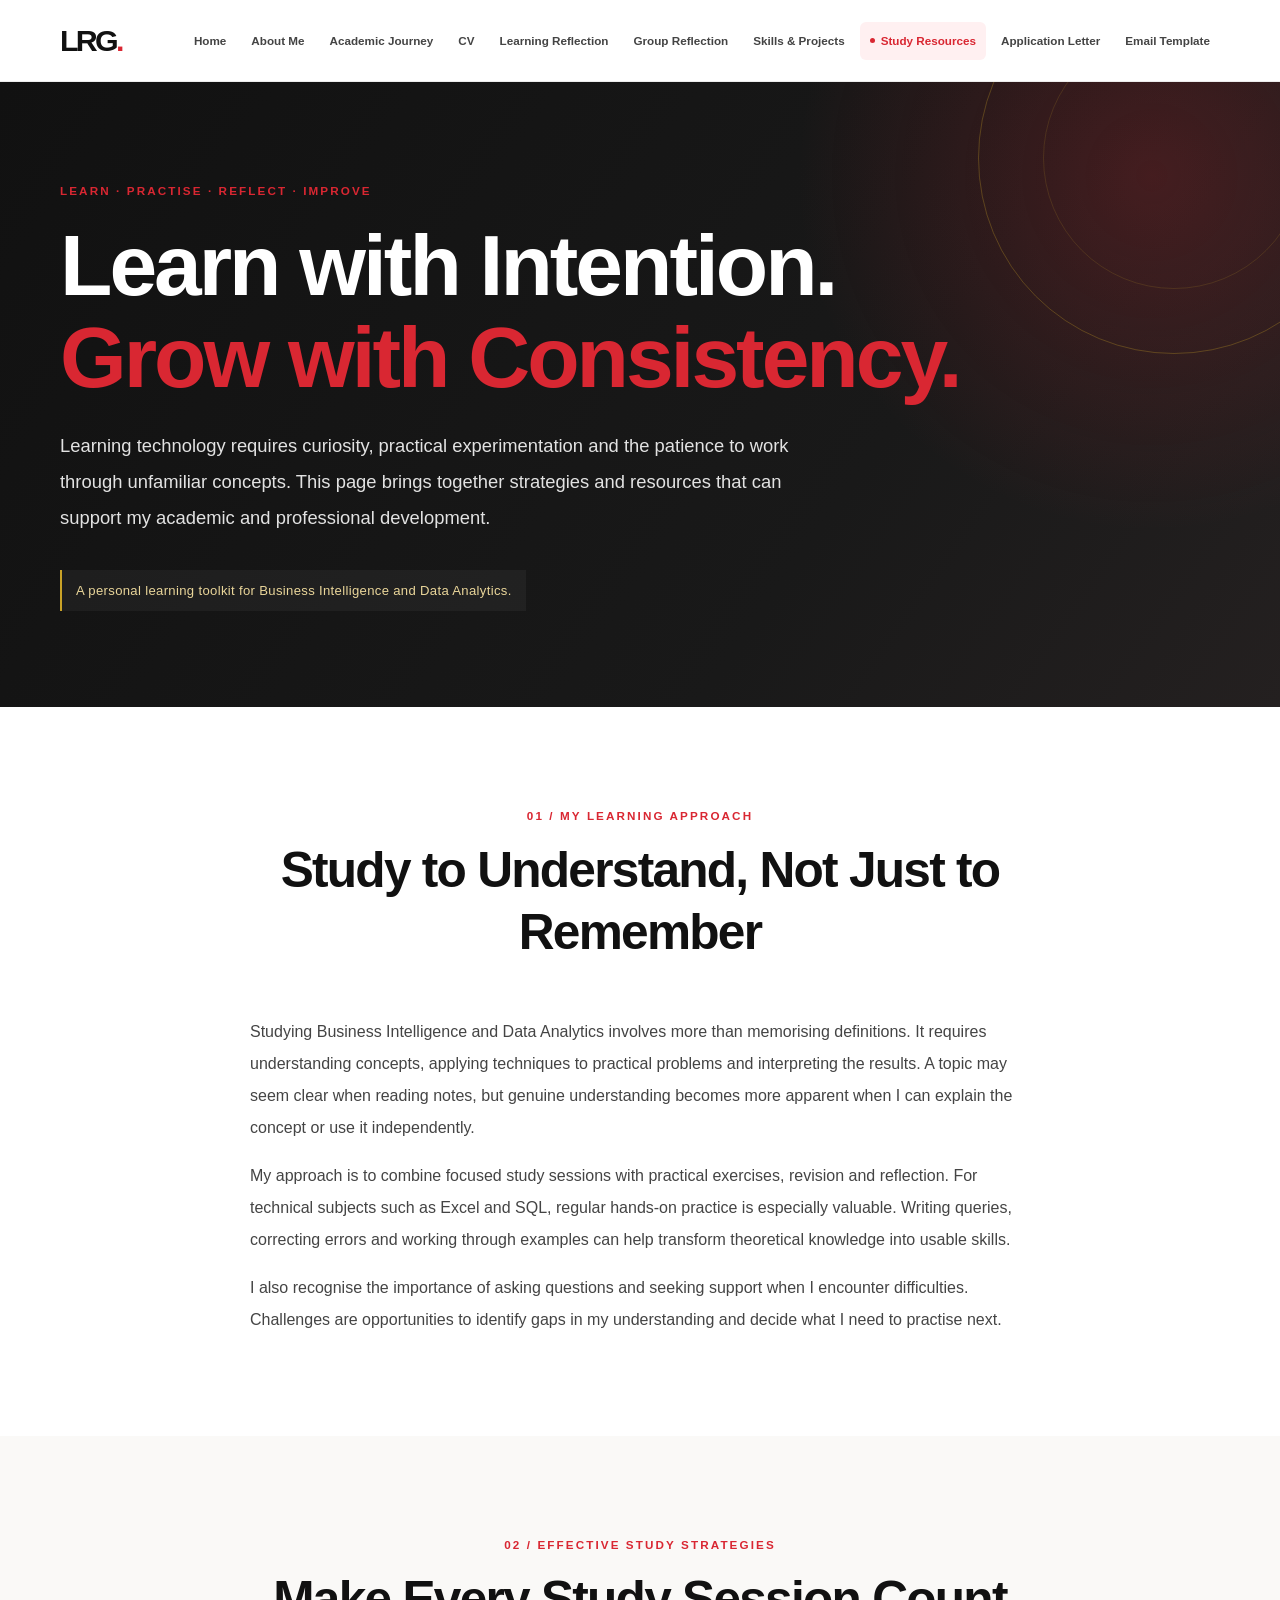
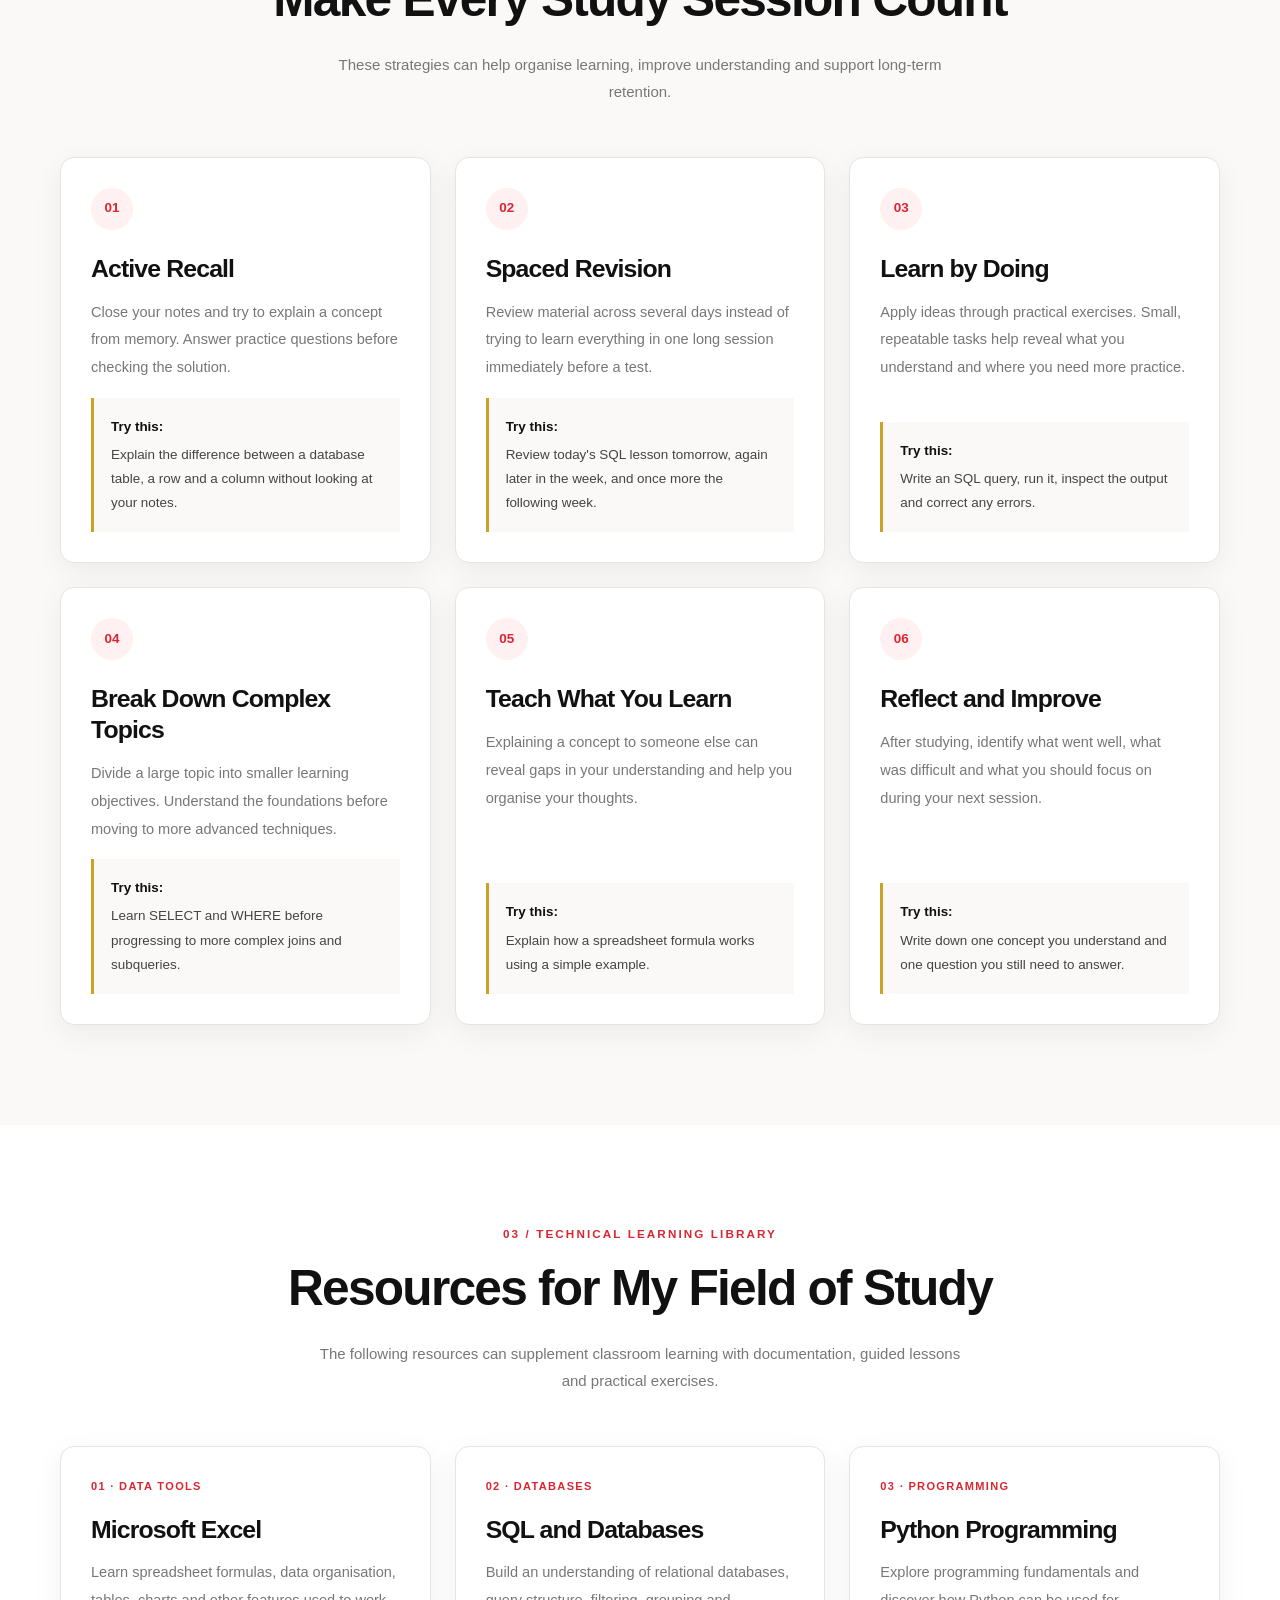
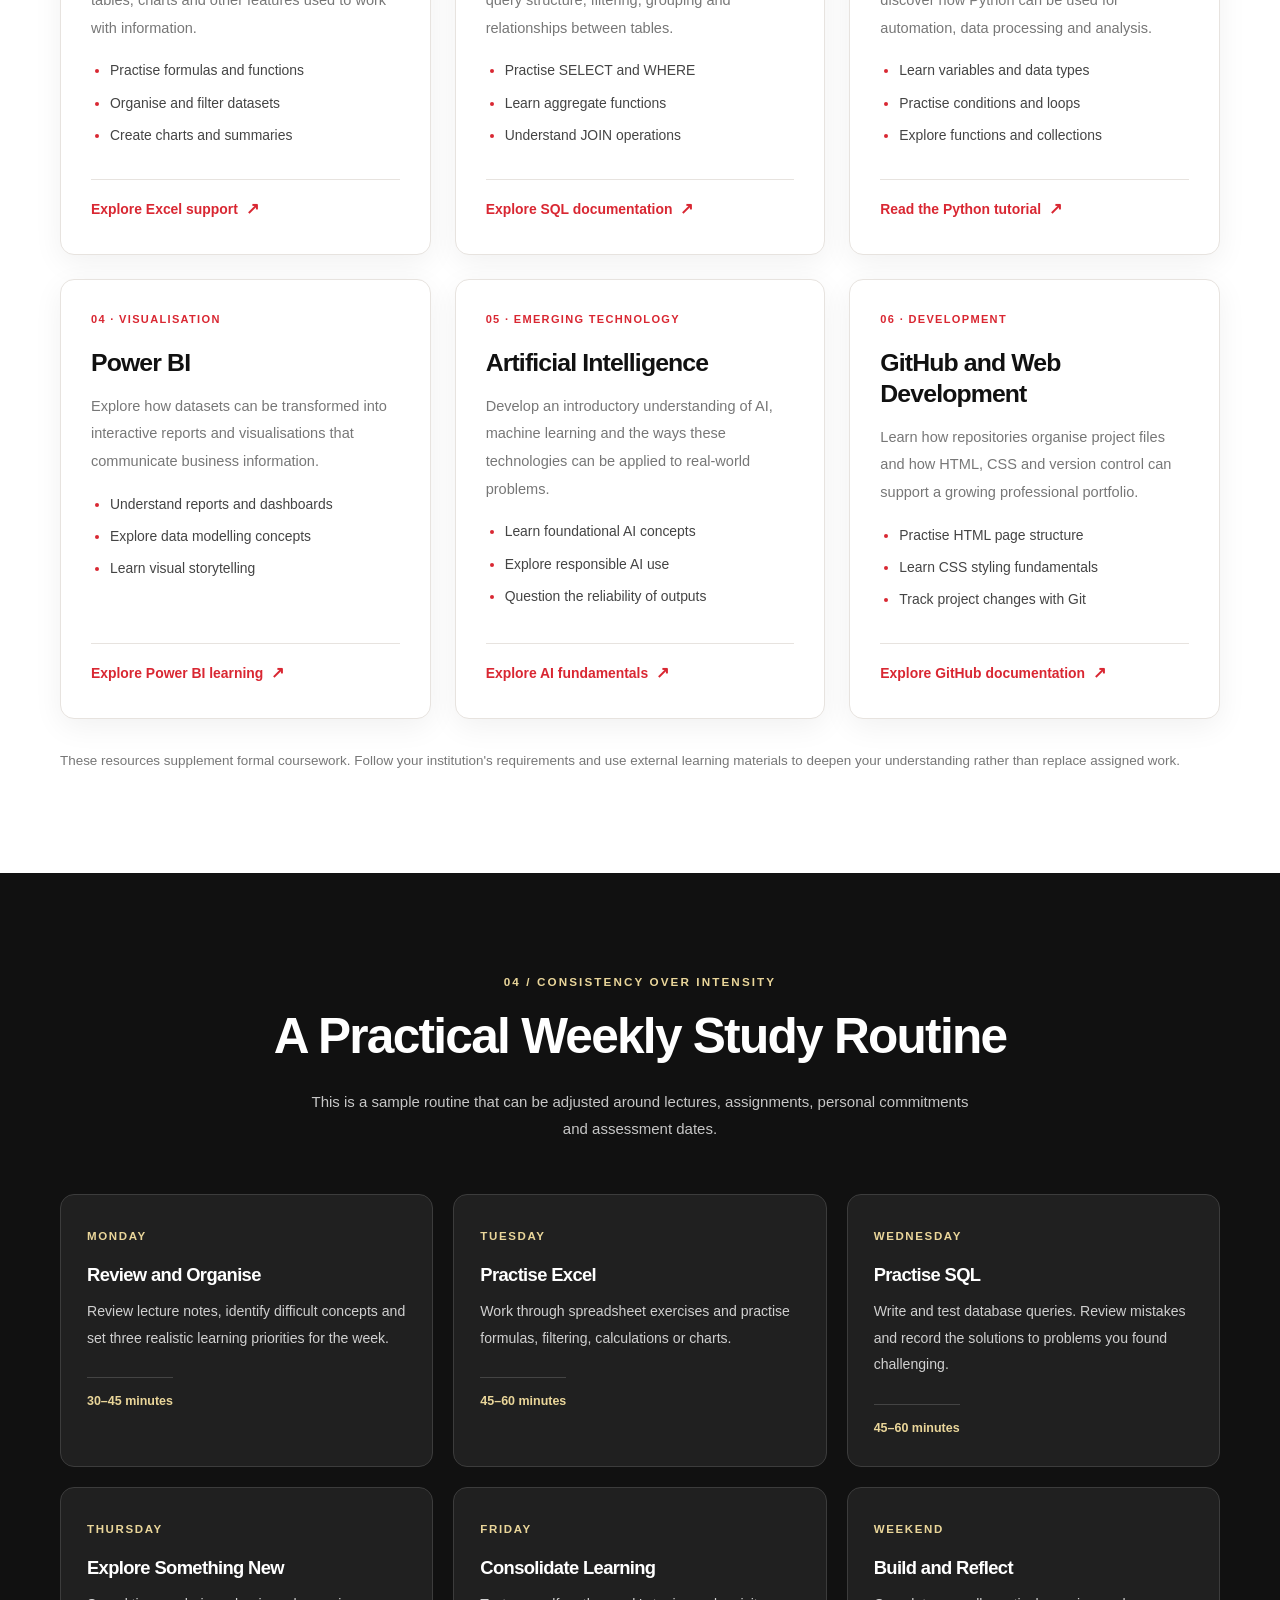
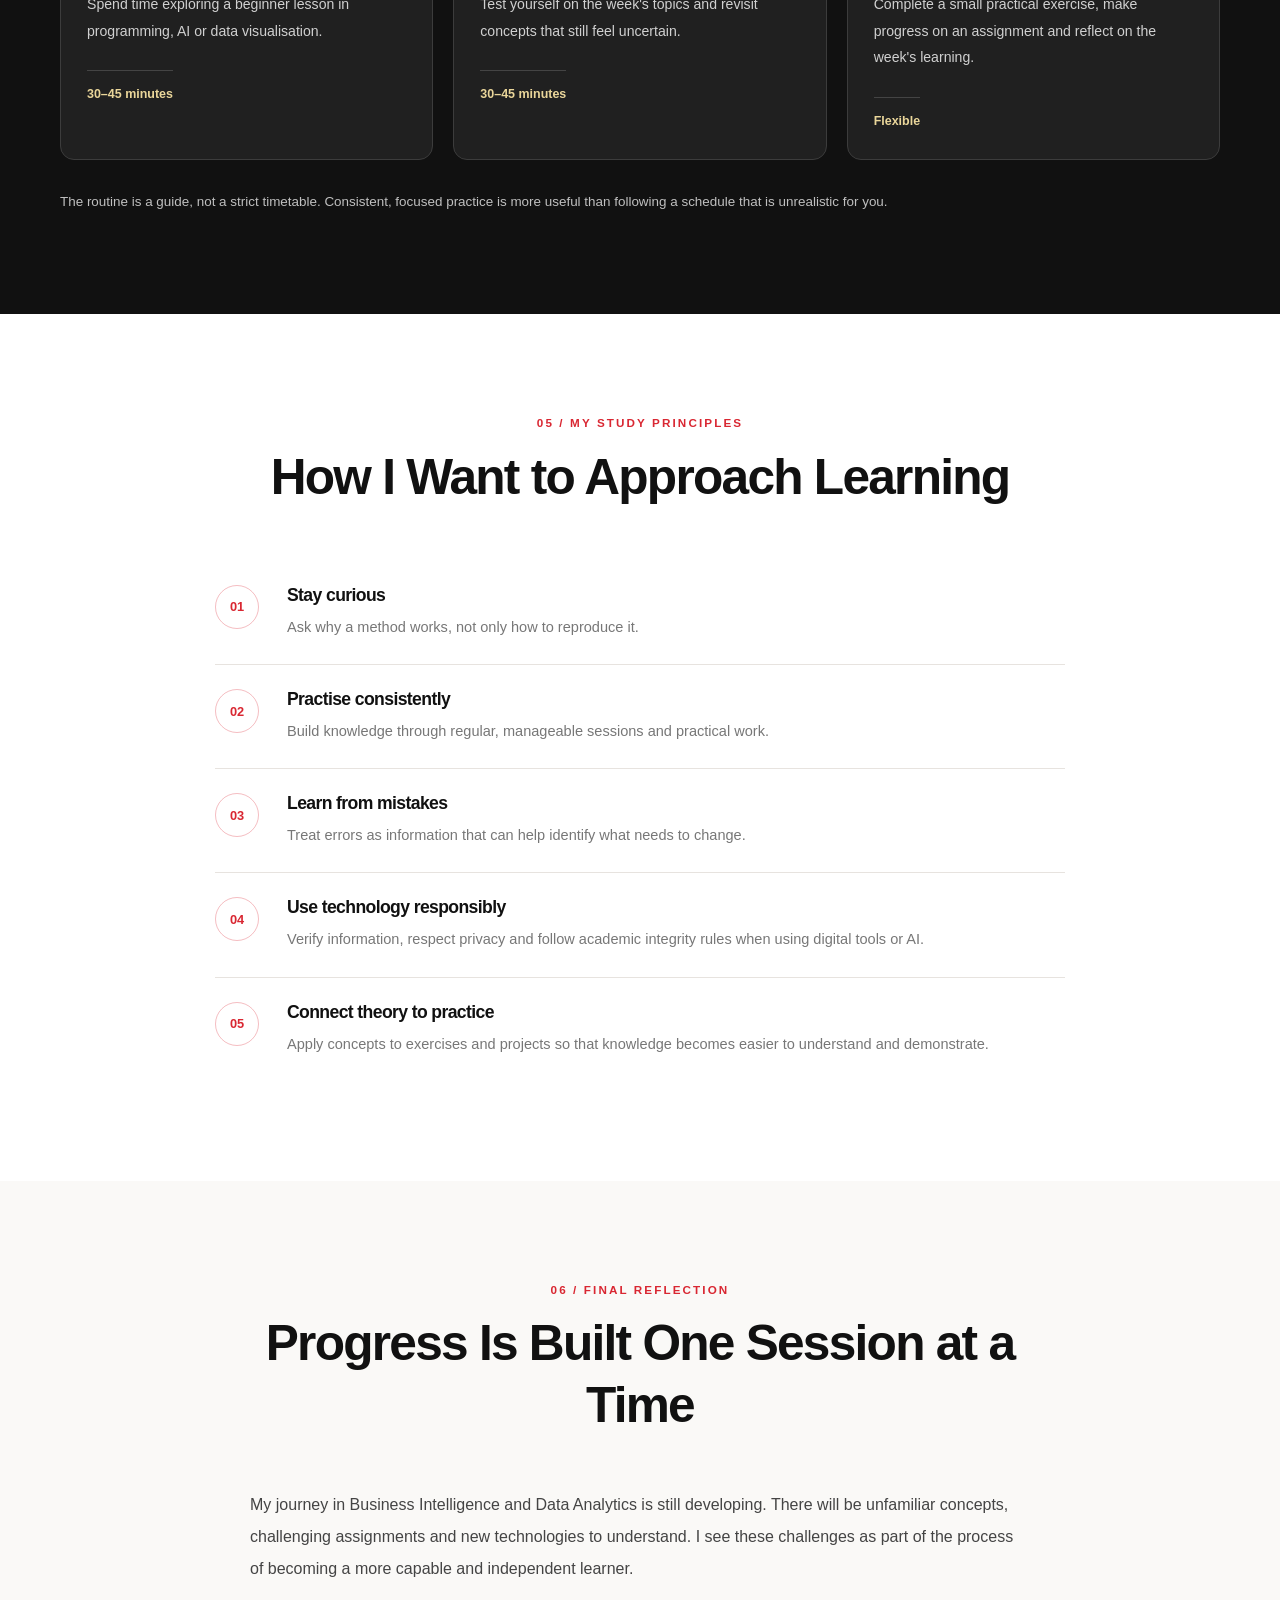
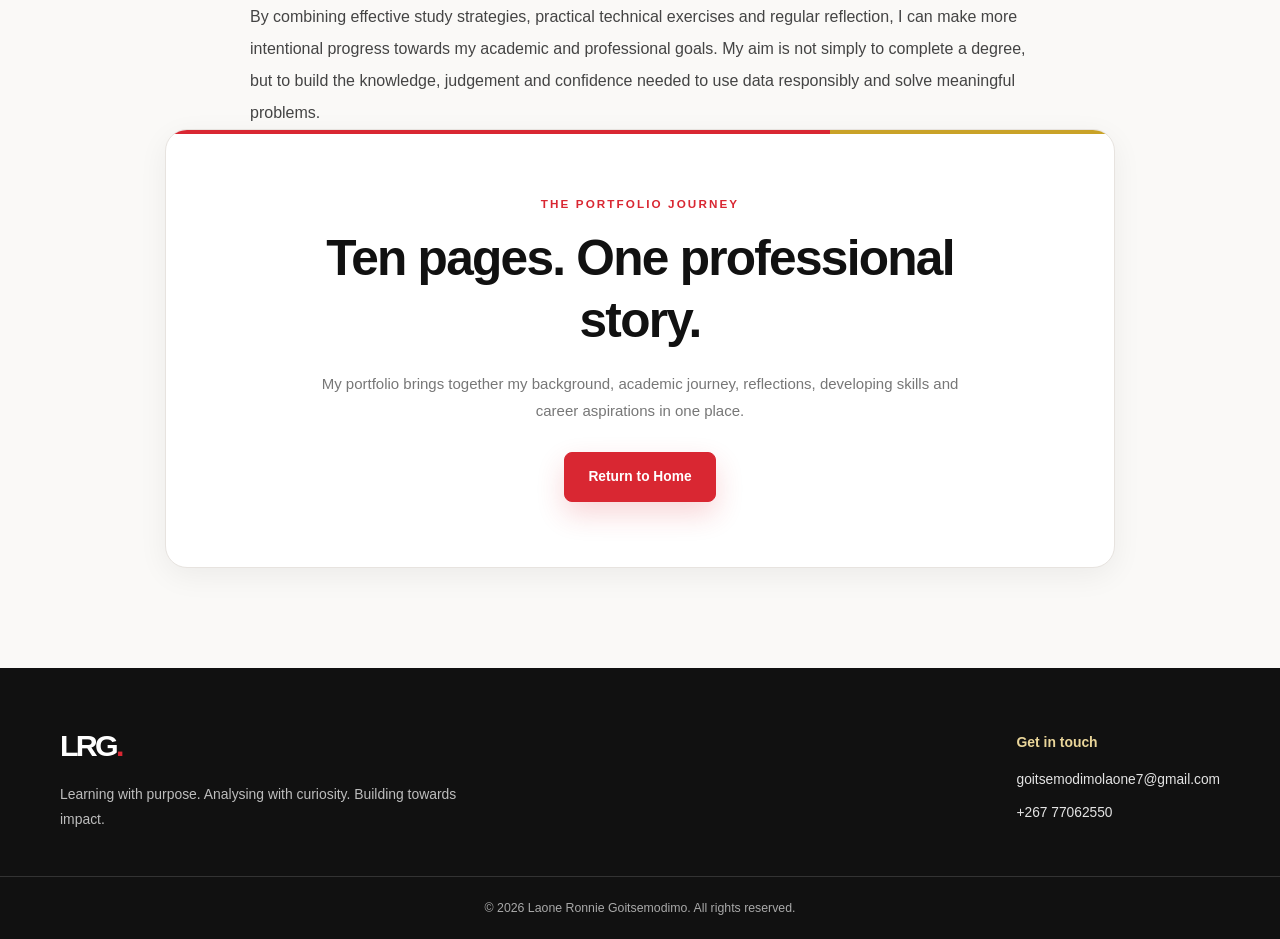
<file: study-resources.html>
<!DOCTYPE html>
<html lang="en">
<head>
    <meta charset="UTF-8">
    <meta name="viewport" content="width=device-width, initial-scale=1.0">

    <meta name="description" content="Study strategies, technical learning resources and a practical study routine for Laone Ronnie Goitsemodimo, a Business Intelligence and Data Analytics student.">

    <title>Study Resources | Laone Ronnie Goitsemodimo</title>

    <link rel="stylesheet" href="style.css">
</head>

<body>

    <!-- ==================== HEADER ==================== -->
    <header class="site-header">
        <a href="index.html" class="brand">
            LRG<span>.</span>
        </a>

        <nav class="main-nav" aria-label="Main navigation">
            <a href="index.html">Home</a>
            <a href="about.html">About Me</a>
            <a href="academic-journey.html">Academic Journey</a>
            <a href="cv.html">CV</a>
            <a href="blog.html">Learning Reflection</a>
            <a href="group-reflection.html">Group Reflection</a>
            <a href="skills-projects.html">Skills & Projects</a>
            <a href="study-resources.html" class="active" aria-current="page">Study Resources</a>
            <a href="application-letter.html">Application Letter</a>
            <a href="email-template.html">Email Template</a>
        </nav>
    </header>


    <main>

        <!-- ==================== HERO ==================== -->
        <section class="page-hero">
            <div class="container">

                <p class="eyebrow">LEARN · PRACTISE · REFLECT · IMPROVE</p>

                <h1>
                    Learn with Intention.
                    <span>Grow with Consistency.</span>
                </h1>

                <p class="page-intro">
                    Learning technology requires curiosity, practical
                    experimentation and the patience to work through
                    unfamiliar concepts. This page brings together
                    strategies and resources that can support my
                    academic and professional development.
                </p>

                <p class="hero-note">
                    A personal learning toolkit for Business Intelligence
                    and Data Analytics.
                </p>

            </div>
        </section>


        <!-- ==================== INTRODUCTION ==================== -->
        <section class="section">
            <div class="container">

                <div class="section-heading">
                    <p class="eyebrow">01 / MY LEARNING APPROACH</p>
                    <h2>Study to Understand, Not Just to Remember</h2>
                </div>

                <div class="content-narrow">

                    <p>
                        Studying Business Intelligence and Data Analytics
                        involves more than memorising definitions.
                        It requires understanding concepts, applying
                        techniques to practical problems and interpreting
                        the results. A topic may seem clear when reading
                        notes, but genuine understanding becomes more
                        apparent when I can explain the concept or use
                        it independently.
                    </p>

                    <p>
                        My approach is to combine focused study sessions
                        with practical exercises, revision and reflection.
                        For technical subjects such as Excel and SQL,
                        regular hands-on practice is especially valuable.
                        Writing queries, correcting errors and working
                        through examples can help transform theoretical
                        knowledge into usable skills.
                    </p>

                    <p>
                        I also recognise the importance of asking questions
                        and seeking support when I encounter difficulties.
                        Challenges are opportunities to identify gaps in
                        my understanding and decide what I need to practise
                        next.
                    </p>

                </div>

            </div>
        </section>


        <!-- ==================== STUDY STRATEGIES ==================== -->
        <section class="section section-alt">
            <div class="container">

                <div class="section-heading">
                    <p class="eyebrow">02 / EFFECTIVE STUDY STRATEGIES</p>
                    <h2>Make Every Study Session Count</h2>

                    <p>
                        These strategies can help organise learning,
                        improve understanding and support long-term retention.
                    </p>
                </div>


                <div class="study-strategies-grid">

                    <article class="study-strategy-card">

                        <span class="strategy-number">01</span>

                        <h3>Active Recall</h3>

                        <p>
                            Close your notes and try to explain a concept
                            from memory. Answer practice questions before
                            checking the solution.
                        </p>

                        <div class="strategy-example">
                            <strong>Try this:</strong>
                            Explain the difference between a database
                            table, a row and a column without looking
                            at your notes.
                        </div>

                    </article>


                    <article class="study-strategy-card">

                        <span class="strategy-number">02</span>

                        <h3>Spaced Revision</h3>

                        <p>
                            Review material across several days instead
                            of trying to learn everything in one long
                            session immediately before a test.
                        </p>

                        <div class="strategy-example">
                            <strong>Try this:</strong>
                            Review today's SQL lesson tomorrow, again
                            later in the week, and once more the
                            following week.
                        </div>

                    </article>


                    <article class="study-strategy-card">

                        <span class="strategy-number">03</span>

                        <h3>Learn by Doing</h3>

                        <p>
                            Apply ideas through practical exercises.
                            Small, repeatable tasks help reveal what
                            you understand and where you need more practice.
                        </p>

                        <div class="strategy-example">
                            <strong>Try this:</strong>
                            Write an SQL query, run it, inspect the output
                            and correct any errors.
                        </div>

                    </article>


                    <article class="study-strategy-card">

                        <span class="strategy-number">04</span>

                        <h3>Break Down Complex Topics</h3>

                        <p>
                            Divide a large topic into smaller learning
                            objectives. Understand the foundations before
                            moving to more advanced techniques.
                        </p>

                        <div class="strategy-example">
                            <strong>Try this:</strong>
                            Learn SELECT and WHERE before progressing
                            to more complex joins and subqueries.
                        </div>

                    </article>


                    <article class="study-strategy-card">

                        <span class="strategy-number">05</span>

                        <h3>Teach What You Learn</h3>

                        <p>
                            Explaining a concept to someone else can
                            reveal gaps in your understanding and help
                            you organise your thoughts.
                        </p>

                        <div class="strategy-example">
                            <strong>Try this:</strong>
                            Explain how a spreadsheet formula works
                            using a simple example.
                        </div>

                    </article>


                    <article class="study-strategy-card">

                        <span class="strategy-number">06</span>

                        <h3>Reflect and Improve</h3>

                        <p>
                            After studying, identify what went well,
                            what was difficult and what you should
                            focus on during your next session.
                        </p>

                        <div class="strategy-example">
                            <strong>Try this:</strong>
                            Write down one concept you understand
                            and one question you still need to answer.
                        </div>

                    </article>

                </div>

            </div>
        </section>


        <!-- ==================== LEARNING RESOURCES ==================== -->
        <section class="section">
            <div class="container">

                <div class="section-heading">
                    <p class="eyebrow">03 / TECHNICAL LEARNING LIBRARY</p>
                    <h2>Resources for My Field of Study</h2>

                    <p>
                        The following resources can supplement classroom
                        learning with documentation, guided lessons
                        and practical exercises.
                    </p>
                </div>


                <div class="resource-grid">

                    <!-- EXCEL -->
                    <article class="resource-card">

                        <div class="resource-category">01 · DATA TOOLS</div>

                        <h3>Microsoft Excel</h3>

                        <p>
                            Learn spreadsheet formulas, data organisation,
                            tables, charts and other features used to
                            work with information.
                        </p>

                        <ul class="feature-list">
                            <li>Practise formulas and functions</li>
                            <li>Organise and filter datasets</li>
                            <li>Create charts and summaries</li>
                        </ul>

                        <a
                            href="https://support.microsoft.com/excel"
                            class="resource-link"
                            target="_blank"
                            rel="noopener noreferrer">
                            Explore Excel support
                        </a>

                    </article>


                    <!-- SQL -->
                    <article class="resource-card">

                        <div class="resource-category">02 · DATABASES</div>

                        <h3>SQL and Databases</h3>

                        <p>
                            Build an understanding of relational databases,
                            query structure, filtering, grouping and
                            relationships between tables.
                        </p>

                        <ul class="feature-list">
                            <li>Practise SELECT and WHERE</li>
                            <li>Learn aggregate functions</li>
                            <li>Understand JOIN operations</li>
                        </ul>

                        <a
                            href="https://learn.microsoft.com/en-us/sql/"
                            class="resource-link"
                            target="_blank"
                            rel="noopener noreferrer">
                            Explore SQL documentation
                        </a>

                    </article>


                    <!-- PYTHON -->
                    <article class="resource-card">

                        <div class="resource-category">03 · PROGRAMMING</div>

                        <h3>Python Programming</h3>

                        <p>
                            Explore programming fundamentals and discover
                            how Python can be used for automation,
                            data processing and analysis.
                        </p>

                        <ul class="feature-list">
                            <li>Learn variables and data types</li>
                            <li>Practise conditions and loops</li>
                            <li>Explore functions and collections</li>
                        </ul>

                        <a
                            href="https://docs.python.org/3/tutorial/"
                            class="resource-link"
                            target="_blank"
                            rel="noopener noreferrer">
                            Read the Python tutorial
                        </a>

                    </article>


                    <!-- POWER BI -->
                    <article class="resource-card">

                        <div class="resource-category">04 · VISUALISATION</div>

                        <h3>Power BI</h3>

                        <p>
                            Explore how datasets can be transformed into
                            interactive reports and visualisations that
                            communicate business information.
                        </p>

                        <ul class="feature-list">
                            <li>Understand reports and dashboards</li>
                            <li>Explore data modelling concepts</li>
                            <li>Learn visual storytelling</li>
                        </ul>

                        <a
                            href="https://learn.microsoft.com/en-us/training/powerplatform/power-bi/"
                            class="resource-link"
                            target="_blank"
                            rel="noopener noreferrer">
                            Explore Power BI learning
                        </a>

                    </article>


                    <!-- AI -->
                    <article class="resource-card">

                        <div class="resource-category">05 · EMERGING TECHNOLOGY</div>

                        <h3>Artificial Intelligence</h3>

                        <p>
                            Develop an introductory understanding of AI,
                            machine learning and the ways these technologies
                            can be applied to real-world problems.
                        </p>

                        <ul class="feature-list">
                            <li>Learn foundational AI concepts</li>
                            <li>Explore responsible AI use</li>
                            <li>Question the reliability of outputs</li>
                        </ul>

                        <a
                            href="https://www.ibm.com/think/topics/artificial-intelligence"
                            class="resource-link"
                            target="_blank"
                            rel="noopener noreferrer">
                            Explore AI fundamentals
                        </a>

                    </article>


                    <!-- GITHUB -->
                    <article class="resource-card">

                        <div class="resource-category">06 · DEVELOPMENT</div>

                        <h3>GitHub and Web Development</h3>

                        <p>
                            Learn how repositories organise project files
                            and how HTML, CSS and version control can
                            support a growing professional portfolio.
                        </p>

                        <ul class="feature-list">
                            <li>Practise HTML page structure</li>
                            <li>Learn CSS styling fundamentals</li>
                            <li>Track project changes with Git</li>
                        </ul>

                        <a
                            href="https://docs.github.com/en"
                            class="resource-link"
                            target="_blank"
                            rel="noopener noreferrer">
                            Explore GitHub documentation
                        </a>

                    </article>

                </div>

                <p class="section-footnote">
                    These resources supplement formal coursework.
                    Follow your institution's requirements and use
                    external learning materials to deepen your
                    understanding rather than replace assigned work.
                </p>

            </div>
        </section>


        <!-- ==================== WEEKLY STUDY PLAN ==================== -->
        <section class="section section-dark">
            <div class="container">

                <div class="section-heading">
                    <p class="eyebrow">04 / CONSISTENCY OVER INTENSITY</p>
                    <h2>A Practical Weekly Study Routine</h2>

                    <p>
                        This is a sample routine that can be adjusted
                        around lectures, assignments, personal commitments
                        and assessment dates.
                    </p>
                </div>


                <div class="study-plan">

                    <article class="study-day">
                        <span class="day-label">MONDAY</span>

                        <h3>Review and Organise</h3>

                        <p>
                            Review lecture notes, identify difficult
                            concepts and set three realistic learning
                            priorities for the week.
                        </p>

                        <span class="study-duration">30–45 minutes</span>
                    </article>


                    <article class="study-day">
                        <span class="day-label">TUESDAY</span>

                        <h3>Practise Excel</h3>

                        <p>
                            Work through spreadsheet exercises and
                            practise formulas, filtering, calculations
                            or charts.
                        </p>

                        <span class="study-duration">45–60 minutes</span>
                    </article>


                    <article class="study-day">
                        <span class="day-label">WEDNESDAY</span>

                        <h3>Practise SQL</h3>

                        <p>
                            Write and test database queries. Review
                            mistakes and record the solutions to
                            problems you found challenging.
                        </p>

                        <span class="study-duration">45–60 minutes</span>
                    </article>


                    <article class="study-day">
                        <span class="day-label">THURSDAY</span>

                        <h3>Explore Something New</h3>

                        <p>
                            Spend time exploring a beginner lesson
                            in programming, AI or data visualisation.
                        </p>

                        <span class="study-duration">30–45 minutes</span>
                    </article>


                    <article class="study-day">
                        <span class="day-label">FRIDAY</span>

                        <h3>Consolidate Learning</h3>

                        <p>
                            Test yourself on the week's topics and
                            revisit concepts that still feel uncertain.
                        </p>

                        <span class="study-duration">30–45 minutes</span>
                    </article>


                    <article class="study-day">
                        <span class="day-label">WEEKEND</span>

                        <h3>Build and Reflect</h3>

                        <p>
                            Complete a small practical exercise,
                            make progress on an assignment and
                            reflect on the week's learning.
                        </p>

                        <span class="study-duration">Flexible</span>
                    </article>

                </div>

                <p class="section-footnote">
                    The routine is a guide, not a strict timetable.
                    Consistent, focused practice is more useful than
                    following a schedule that is unrealistic for you.
                </p>

            </div>
        </section>


        <!-- ==================== PERSONAL STUDY PRINCIPLES ==================== -->
        <section class="section">
            <div class="container">

                <div class="section-heading">
                    <p class="eyebrow">05 / MY STUDY PRINCIPLES</p>
                    <h2>How I Want to Approach Learning</h2>
                </div>


                <div class="principles-list">

                    <div class="principle-item">
                        <span class="principle-index">01</span>

                        <div>
                            <h3>Stay curious</h3>

                            <p>
                                Ask why a method works, not only how
                                to reproduce it.
                            </p>
                        </div>
                    </div>


                    <div class="principle-item">
                        <span class="principle-index">02</span>

                        <div>
                            <h3>Practise consistently</h3>

                            <p>
                                Build knowledge through regular,
                                manageable sessions and practical work.
                            </p>
                        </div>
                    </div>


                    <div class="principle-item">
                        <span class="principle-index">03</span>

                        <div>
                            <h3>Learn from mistakes</h3>

                            <p>
                                Treat errors as information that can
                                help identify what needs to change.
                            </p>
                        </div>
                    </div>


                    <div class="principle-item">
                        <span class="principle-index">04</span>

                        <div>
                            <h3>Use technology responsibly</h3>

                            <p>
                                Verify information, respect privacy
                                and follow academic integrity rules
                                when using digital tools or AI.
                            </p>
                        </div>
                    </div>


                    <div class="principle-item">
                        <span class="principle-index">05</span>

                        <div>
                            <h3>Connect theory to practice</h3>

                            <p>
                                Apply concepts to exercises and
                                projects so that knowledge becomes
                                easier to understand and demonstrate.
                            </p>
                        </div>
                    </div>

                </div>

            </div>
        </section>


        <!-- ==================== CONCLUSION ==================== -->
        <section class="section section-alt">
            <div class="container">

                <div class="section-heading">
                    <p class="eyebrow">06 / FINAL REFLECTION</p>
                    <h2>Progress Is Built One Session at a Time</h2>
                </div>

                <div class="content-narrow">

                    <p>
                        My journey in Business Intelligence and Data
                        Analytics is still developing. There will be
                        unfamiliar concepts, challenging assignments
                        and new technologies to understand. I see these
                        challenges as part of the process of becoming
                        a more capable and independent learner.
                    </p>

                    <p>
                        By combining effective study strategies,
                        practical technical exercises and regular
                        reflection, I can make more intentional progress
                        towards my academic and professional goals.
                        My aim is not simply to complete a degree, but
                        to build the knowledge, judgement and confidence
                        needed to use data responsibly and solve
                        meaningful problems.
                    </p>

                </div>

                <div class="next-page-card">
                    <p class="eyebrow">THE PORTFOLIO JOURNEY</p>

                    <h2>Ten pages. One professional story.</h2>

                    <p>
                        My portfolio brings together my background,
                        academic journey, reflections, developing skills
                        and career aspirations in one place.
                    </p>

                    <a href="index.html" class="btn btn-primary">
                        Return to Home
                    </a>
                </div>

            </div>
        </section>

    </main>


    <!-- ==================== FOOTER ==================== -->
    <footer class="site-footer">
        <div class="container footer-content">

            <div>
                <a href="index.html" class="brand footer-brand">
                    LRG<span>.</span>
                </a>

                <p>
                    Learning with purpose. Analysing with curiosity.
                    Building towards impact.
                </p>
            </div>

            <div class="footer-contact">
                <p>Get in touch</p>

                <a href="mailto:goitsemodimolaone7@gmail.com">
                    goitsemodimolaone7@gmail.com
                </a>

                <a href="tel:+26777062550">
                    +267 77062550
                </a>
            </div>

        </div>

        <div class="footer-bottom">
            <p>
                &copy; <span id="current-year"></span>
                Laone Ronnie Goitsemodimo. All rights reserved.
            </p>
        </div>
    </footer>


    <script>
        document.getElementById("current-year").textContent =
            new Date().getFullYear();
    </script>

</body>
</html>
</file>
<file: style.css>
/* =========================================================
   LAONE RONNIE GOITSEMODIMO
   PROFESSIONAL DIGITAL PORTFOLIO
   RED · WHITE · BLACK · GOLD
   Shared stylesheet for all ten HTML pages
========================================================= */


/* =========================================================
   01. DESIGN SYSTEM AND RESET
========================================================= */

:root {
    --black: #111111;
    --black-soft: #191919;
    --black-card: #202020;
    --red: #d92732;
    --red-dark: #ad1721;
    --red-light: #fff0f1;
    --white: #ffffff;
    --off-white: #faf9f7;
    --grey-light: #f0efed;
    --grey: #777777;
    --grey-dark: #444444;
    --gold: #c9a227;
    --gold-light: #ead69a;
    --border: #e7e3df;

    --font-main: "Manrope", "Segoe UI", Arial, sans-serif;
    --font-display: "Playfair Display", Georgia, serif;

    --container: 1160px;
    --radius-small: 8px;
    --radius-medium: 14px;
    --radius-large: 22px;

    --shadow-soft: 0 8px 30px rgba(17, 17, 17, 0.06);
    --shadow-card: 0 14px 40px rgba(17, 17, 17, 0.09);
    --shadow-red: 0 12px 28px rgba(217, 39, 50, 0.19);

    --transition: 0.25s ease;
}

* {
    margin: 0;
    padding: 0;
    box-sizing: border-box;
}

html {
    scroll-behavior: smooth;
    scroll-padding-top: 100px;
}

body {
    font-family: var(--font-main);
    color: var(--black);
    background: var(--white);
    font-size: 15px;
    line-height: 1.8;
    overflow-wrap: break-word;
    -webkit-font-smoothing: antialiased;
}

body,
button,
input,
textarea,
select {
    font-family: var(--font-main);
}

img {
    display: block;
    max-width: 100%;
    height: auto;
}

a {
    color: inherit;
    text-decoration: none;
    transition:
        color var(--transition),
        background-color var(--transition),
        border-color var(--transition),
        transform var(--transition);
}

button,
input,
textarea,
select {
    font: inherit;
}

button,
a {
    -webkit-tap-highlight-color: transparent;
}

ul,
ol {
    padding-left: 1.3rem;
}

li {
    margin-bottom: 0.45rem;
}

p {
    margin-bottom: 1rem;
}

p:last-child {
    margin-bottom: 0;
}

h1,
h2,
h3,
h4 {
    color: var(--black);
    line-height: 1.25;
    font-weight: 800;
    letter-spacing: -0.035em;
}

h1 {
    font-size: clamp(2.6rem, 6vw, 5.2rem);
}

h2 {
    font-size: clamp(2rem, 4vw, 3.1rem);
}

h3 {
    font-size: clamp(1.2rem, 2vw, 1.55rem);
}

h4 {
    font-size: 1rem;
    letter-spacing: -0.015em;
}

::selection {
    color: var(--white);
    background: var(--red);
}

:focus-visible {
    outline: 3px solid var(--gold);
    outline-offset: 4px;
}

.container {
    width: min(var(--container), calc(100% - 48px));
    margin-inline: auto;
}

.content-narrow {
    width: min(780px, 100%);
    margin-inline: auto;
}

.section {
    padding: 100px 0;
}

.section-alt {
    background: var(--off-white);
}

.section-dark {
    color: var(--white);
    background: var(--black);
}

.section-dark h2,
.section-dark h3,
.section-dark h4 {
    color: var(--white);
}

.section-dark .section-heading > p:not(.eyebrow) {
    color: #c7c7c7;
}

.section-dark .content-narrow {
    color: #dedede;
}

.section-dark .eyebrow {
    color: var(--gold-light);
}

.section-footnote {
    margin-top: 30px;
    color: var(--grey);
    font-size: 0.84rem;
    line-height: 1.8;
}

.section-dark .section-footnote {
    color: #c0c0c0;
}


/* =========================================================
   02. HEADER AND NAVIGATION
========================================================= */

.site-header {
    position: sticky;
    top: 0;
    z-index: 1000;
    display: flex;
    align-items: center;
    justify-content: space-between;
    gap: 32px;
    min-height: 82px;
    padding: 16px max(24px, calc((100vw - var(--container)) / 2));
    background: rgba(255, 255, 255, 0.97);
    border-bottom: 1px solid rgba(17, 17, 17, 0.08);
    backdrop-filter: blur(16px);
    -webkit-backdrop-filter: blur(16px);
}

.brand {
    flex-shrink: 0;
    display: inline-flex;
    align-items: center;
    font-size: 1.9rem;
    line-height: 1;
    font-weight: 900;
    letter-spacing: -0.09em;
    color: var(--black);
}

.brand span {
    color: var(--red);
}

.main-nav {
    display: flex;
    align-items: center;
    justify-content: flex-end;
    flex-wrap: wrap;
    gap: 5px;
}

.main-nav a {
    display: inline-flex;
    align-items: center;
    min-height: 38px;
    padding: 8px 10px;
    border-radius: 6px;
    color: var(--grey-dark);
    font-size: 0.73rem;
    line-height: 1.3;
    font-weight: 750;
    transition: all var(--transition);
}

.main-nav a:hover {
    color: var(--red);
    background: var(--red-light);
}

.main-nav a.active {
    color: var(--red);
    background: var(--red-light);
}

.main-nav a.active::before {
    content: "";
    display: inline-block;
    width: 5px;
    height: 5px;
    margin-right: 6px;
    border-radius: 50%;
    background: var(--red);
}


/* =========================================================
   03. PAGE HERO
========================================================= */

.page-hero {
    position: relative;
    isolation: isolate;
    overflow: hidden;
    padding: 100px 0 96px;
    color: var(--white);
    background:
        radial-gradient(
            circle at 90% 15%,
            rgba(217, 39, 50, 0.22),
            transparent 28%
        ),
        linear-gradient(125deg, #111111 0%, #191919 66%, #242020 100%);
}

.page-hero::before {
    content: "";
    position: absolute;
    z-index: -1;
    top: -120px;
    right: -90px;
    width: 390px;
    height: 390px;
    border: 1px solid rgba(201, 162, 39, 0.3);
    border-radius: 50%;
}

.page-hero::after {
    content: "";
    position: absolute;
    z-index: -1;
    top: -55px;
    right: -25px;
    width: 260px;
    height: 260px;
    border: 1px solid rgba(201, 162, 39, 0.16);
    border-radius: 50%;
}

.page-hero h1 {
    max-width: 950px;
    margin: 18px 0 24px;
    color: var(--white);
    font-size: clamp(2.7rem, 6.7vw, 5.5rem);
    line-height: 1.08;
}

.page-hero h1 span {
    display: block;
    color: var(--red);
}

.page-intro {
    max-width: 740px;
    color: #e2e2e2;
    font-size: clamp(1rem, 1.7vw, 1.15rem);
    line-height: 1.95;
}

.hero-note {
    display: inline-block;
    margin-top: 18px;
    padding: 9px 14px;
    color: var(--gold-light);
    border-left: 2px solid var(--gold);
    background: rgba(255, 255, 255, 0.045);
    font-size: 0.82rem;
    letter-spacing: 0.025em;
}


/* =========================================================
   04. TYPOGRAPHY AND SECTION HEADINGS
========================================================= */

.eyebrow {
    margin-bottom: 14px;
    color: var(--red);
    font-size: 0.73rem;
    line-height: 1.6;
    font-weight: 900;
    letter-spacing: 0.18em;
    text-transform: uppercase;
}

.section-heading {
    max-width: 780px;
    margin: 0 auto 52px;
    text-align: center;
}

.section-heading h2 {
    margin-bottom: 20px;
}

.section-heading > p:not(.eyebrow) {
    max-width: 660px;
    margin-inline: auto;
    color: var(--grey);
}

.content-narrow > p {
    color: var(--grey-dark);
    font-size: 1rem;
    line-height: 2;
}

.section-dark .content-narrow > p {
    color: #dedede;
}

strong {
    font-weight: 850;
}


/* =========================================================
   05. BUTTONS AND LINKS
========================================================= */

.btn {
    display: inline-flex;
    align-items: center;
    justify-content: center;
    gap: 10px;
    min-height: 50px;
    padding: 13px 23px;
    border: 1px solid transparent;
    border-radius: var(--radius-small);
    font-size: 0.86rem;
    line-height: 1.4;
    font-weight: 850;
    text-align: center;
    cursor: pointer;
    transition: all var(--transition);
}

.btn-primary {
    color: var(--white);
    background: var(--red);
    border-color: var(--red);
    box-shadow: var(--shadow-red);
}

.btn-primary:hover {
    color: var(--white);
    background: var(--red-dark);
    border-color: var(--red-dark);
    transform: translateY(-3px);
    box-shadow: 0 16px 32px rgba(217, 39, 50, 0.24);
}

.btn-secondary {
    color: var(--black);
    background: transparent;
    border-color: #cfcac5;
}

.btn-secondary:hover {
    color: var(--red);
    border-color: var(--red);
    transform: translateY(-2px);
}

.section-dark .btn-secondary {
    color: var(--white);
    border-color: #666;
}

.section-dark .btn-secondary:hover {
    color: var(--gold-light);
    border-color: var(--gold);
}

.button-group {
    display: flex;
    align-items: center;
    justify-content: center;
    flex-wrap: wrap;
    gap: 14px;
}

.text-link,
.resource-link {
    display: inline-flex;
    align-items: center;
    gap: 8px;
    color: var(--red);
    font-size: 0.87rem;
    font-weight: 850;
}

.text-link::after,
.resource-link::after {
    content: "↗";
    font-size: 1rem;
    transition: transform var(--transition);
}

.text-link:hover,
.resource-link:hover {
    color: var(--red-dark);
}

.text-link:hover::after,
.resource-link:hover::after {
    transform: translate(3px, -3px);
}


/* =========================================================
   06. HOME PAGE HERO AND PROFILE
   UPDATED: SMALLER HOMEPAGE PROFILE PHOTO
========================================================= */

.home-hero {
    position: relative;
    overflow: hidden;
    padding: 100px 0;
    color: var(--white);
    background:
        radial-gradient(
            circle at 80% 35%,
            rgba(217, 39, 50, 0.18),
            transparent 35%
        ),
        var(--black);
}

.home-hero h1,
.home-hero h2,
.home-hero h3 {
    color: var(--white);
}

.home-hero .eyebrow {
    color: var(--gold-light);
}

.home-hero .page-intro {
    color: #dedede;
}

.home-hero-grid {
    display: grid;
    grid-template-columns: minmax(0, 1.15fr) minmax(250px, 0.85fr);
    align-items: center;
    gap: 60px;
}

.home-hero-copy {
    max-width: 680px;
}

.home-hero-copy h1 {
    margin: 20px 0 26px;
    font-size: clamp(3rem, 6vw, 5.5rem);
    line-height: 1.08;
}

.home-hero-copy h1 span {
    color: var(--red);
}

.home-hero-copy > p {
    color: #dedede;
}

.home-hero-actions {
    display: flex;
    flex-wrap: wrap;
    gap: 14px;
    margin-top: 30px;
}

/* Smaller frame on desktop and laptop screens */
.home-hero-image {
    position: relative;
    width: min(100%, 320px);
    margin-inline: auto;
    padding: 10px;
    border: 1px solid rgba(201, 162, 39, 0.55);
    border-radius: 150px 150px 16px 16px;
}

/* Decorative red outline behind the photograph */
.home-hero-image::before {
    content: "";
    position: absolute;
    z-index: 0;
    inset: 20px -12px -12px 20px;
    border: 1px solid rgba(217, 39, 50, 0.7);
    border-radius: inherit;
}

/* Keep the photograph inside the smaller frame */
.home-hero-image img,
.home-hero-image .profile-placeholder {
    position: relative;
    z-index: 1;
    display: block;
    width: 100%;
    aspect-ratio: 4 / 5;
    max-height: 400px;
    object-fit: cover;
    border-radius: 140px 140px 10px 10px;
    background: #292929;
}

.profile-image {
    width: 100%;
    height: auto;
    object-fit: cover;
}

.profile-placeholder {
    display: flex;
    align-items: center;
    justify-content: center;
    min-height: 300px;
    padding: 24px;
    color: var(--grey);
    background: var(--grey-light);
    text-align: center;
}

.home-hero-image .profile-placeholder {
    color: #e1e1e1;
    background: #292929;
}


/* =========================================================
   07. COMMON GRIDS AND CARDS
========================================================= */

.highlights-grid,
.skills-grid,
.strengths-grid,
.project-grid,
.resource-grid,
.study-strategies-grid,
.email-principles-grid,
.checklist-grid,
.mistakes-grid,
.stages-grid,
.reflection-grid {
    display: grid;
    grid-template-columns: repeat(3, minmax(0, 1fr));
    gap: 24px;
}

.highlight-card,
.skill-card,
.strength-item,
.project-card,
.resource-card,
.study-strategy-card,
.email-principle,
.checklist-card,
.mistake-card,
.stage-card,
.reflection-item {
    position: relative;
    min-width: 0;
    padding: 30px;
    border: 1px solid var(--border);
    border-radius: var(--radius-medium);
    background: var(--white);
    box-shadow: var(--shadow-soft);
    transition:
        transform var(--transition),
        box-shadow var(--transition),
        border-color var(--transition);
}

.highlight-card:hover,
.skill-card:hover,
.strength-item:hover,
.project-card:hover,
.resource-card:hover,
.study-strategy-card:hover,
.email-principle:hover,
.checklist-card:hover,
.stage-card:hover,
.reflection-item:hover {
    transform: translateY(-5px);
    border-color: rgba(201, 162, 39, 0.8);
    box-shadow: var(--shadow-card);
}

.highlight-card h3,
.skill-card h3,
.strength-item h3,
.project-card h3,
.resource-card h3,
.study-strategy-card h3,
.email-principle h3,
.checklist-card h3,
.mistake-card h3,
.stage-card h3,
.reflection-item h3 {
    margin-bottom: 14px;
}

.highlight-card p,
.skill-card p,
.strength-item p,
.project-card p,
.resource-card p,
.study-strategy-card p,
.email-principle p,
.checklist-card p,
.mistake-card p,
.stage-card p,
.reflection-item p {
    color: var(--grey);
    font-size: 0.91rem;
    line-height: 1.9;
}

.card-number,
.skill-index,
.strength-symbol,
.strategy-number,
.principle-number,
.checklist-number {
    display: inline-flex;
    align-items: center;
    justify-content: center;
    width: 44px;
    height: 44px;
    margin-bottom: 24px;
    color: var(--red);
    background: var(--red-light);
    border-radius: 10px;
    font-size: 0.84rem;
    font-weight: 900;
}

.highlight-card {
    border-top: 3px solid var(--red);
}


/* =========================================================
   08. HOME PAGE SECTIONS
========================================================= */

.intro-grid {
    display: grid;
    grid-template-columns: 0.85fr 1.15fr;
    gap: 70px;
    align-items: start;
}

.intro-visual {
    position: relative;
    min-height: 340px;
    padding: 35px;
    border-radius: var(--radius-large);
    background: var(--black);
}

.intro-visual h3 {
    color: var(--white);
    font-size: 2rem;
}

.intro-visual p {
    color: #d0d0d0;
}

.intro-visual .gold-line {
    width: 64px;
    height: 4px;
    margin-bottom: 28px;
    background: var(--gold);
}

.interests-grid {
    display: grid;
    grid-template-columns: repeat(3, minmax(0, 1fr));
    gap: 16px;
}

.interest-card {
    padding: 22px;
    border: 1px solid var(--border);
    border-radius: var(--radius-medium);
    background: var(--white);
}

.interest-card h3 {
    margin-bottom: 8px;
    font-size: 1rem;
}

.interest-card p {
    margin: 0;
    color: var(--grey);
    font-size: 0.84rem;
}

.career-goal-card {
    max-width: 860px;
    margin: 50px auto 0;
    padding: 42px;
    border-left: 4px solid var(--gold);
    border-radius: 0 var(--radius-medium) var(--radius-medium) 0;
    background: var(--off-white);
}

.career-goal-card h3 {
    margin-bottom: 14px;
    font-size: clamp(1.8rem, 3vw, 2.5rem);
}

.career-goal-card > p:last-child {
    color: var(--grey-dark);
}

.portfolio-directory {
    display: grid;
    grid-template-columns: repeat(2, minmax(0, 1fr));
    gap: 14px;
}

.portfolio-directory a {
    display: flex;
    align-items: center;
    justify-content: space-between;
    gap: 14px;
    padding: 18px 20px;
    border: 1px solid var(--border);
    border-radius: var(--radius-small);
    background: var(--white);
    font-weight: 750;
}

.portfolio-directory a::after {
    content: "↗";
    color: var(--red);
}

.portfolio-directory a:hover {
    border-color: var(--gold);
    transform: translateX(3px);
}


/* =========================================================
   09. ABOUT ME AND ACADEMIC JOURNEY
========================================================= */

.about-profile-grid,
.academic-intro-grid {
    display: grid;
    grid-template-columns: minmax(240px, 0.75fr) minmax(0, 1.25fr);
    align-items: start;
    gap: 60px;
}

.about-photo-frame {
    padding: 10px;
    border: 1px solid var(--gold);
    border-radius: var(--radius-large);
    background: var(--white);
}

.about-photo-frame img {
    width: 100%;
    aspect-ratio: 4 / 5;
    object-fit: cover;
    border-radius: calc(var(--radius-large) - 6px);
}

.about-photo-frame .profile-placeholder {
    aspect-ratio: 4 / 5;
    border-radius: calc(var(--radius-large) - 6px);
}

.value-grid {
    display: grid;
    grid-template-columns: repeat(2, minmax(0, 1fr));
    gap: 20px;
}

.value-card {
    padding: 25px;
    border: 1px solid var(--border);
    border-radius: var(--radius-medium);
    background: var(--white);
}

.value-card h3 {
    margin-bottom: 10px;
}

.value-card p {
    color: var(--grey);
    font-size: 0.9rem;
}

.timeline {
    position: relative;
    width: min(850px, 100%);
    margin: 0 auto;
}

.timeline::before {
    content: "";
    position: absolute;
    top: 8px;
    bottom: 8px;
    left: 12px;
    width: 2px;
    background: var(--border);
}

.timeline-item {
    position: relative;
    padding: 0 0 44px 48px;
}

.timeline-item:last-child {
    padding-bottom: 0;
}

.timeline-item::before {
    content: "";
    position: absolute;
    top: 7px;
    left: 5px;
    width: 16px;
    height: 16px;
    border: 3px solid var(--white);
    border-radius: 50%;
    background: var(--red);
    box-shadow: 0 0 0 2px var(--red);
}

.timeline-date {
    display: inline-block;
    margin-bottom: 12px;
    color: var(--red);
    font-size: 0.79rem;
    font-weight: 900;
    letter-spacing: 0.1em;
    text-transform: uppercase;
}

.timeline-item h3 {
    margin-bottom: 10px;
}

.timeline-item p {
    color: var(--grey);
}

.timeline-institution {
    margin-bottom: 8px;
    color: var(--grey-dark);
    font-weight: 800;
}

.education-card {
    padding: 28px;
    border: 1px solid var(--border);
    border-radius: var(--radius-medium);
    background: var(--white);
}


/* =========================================================
   10. CV PAGE
========================================================= */

.cv-document {
    max-width: 900px;
    margin: 0 auto;
    padding: clamp(24px, 5vw, 64px);
    border: 1px solid var(--border);
    border-radius: var(--radius-medium);
    background: var(--white);
    box-shadow: var(--shadow-card);
}

.cv-header {
    padding-bottom: 30px;
    border-bottom: 3px solid var(--red);
}

.cv-header h2 {
    margin-bottom: 10px;
    font-size: clamp(2rem, 4vw, 3rem);
}

.cv-header p {
    color: var(--grey);
}

.cv-contact-list {
    display: flex;
    flex-wrap: wrap;
    gap: 12px 22px;
    margin-top: 18px;
    font-size: 0.86rem;
}

.cv-contact-list a {
    color: var(--grey-dark);
}

.cv-contact-list a:hover {
    color: var(--red);
}

.cv-section {
    padding: 28px 0;
    border-bottom: 1px solid var(--border);
}

.cv-section:last-child {
    border-bottom: 0;
}

.cv-section h3 {
    margin-bottom: 20px;
    color: var(--red);
    font-size: 1.1rem;
    letter-spacing: 0.04em;
    text-transform: uppercase;
}

.cv-entry {
    margin-bottom: 22px;
}

.cv-entry:last-child {
    margin-bottom: 0;
}

.cv-entry h4 {
    margin-bottom: 5px;
}

.cv-entry-meta {
    margin-bottom: 10px;
    color: var(--grey);
    font-size: 0.84rem;
}

.cv-document ul {
    color: var(--grey-dark);
}

.cv-skill-list {
    display: flex;
    flex-wrap: wrap;
    gap: 10px;
    padding: 0;
    list-style: none;
}

.cv-skill-list li {
    margin: 0;
    padding: 8px 13px;
    color: var(--black);
    border: 1px solid var(--border);
    border-radius: 6px;
    background: var(--off-white);
    font-size: 0.84rem;
    font-weight: 750;
}


/* =========================================================
   11. BLOG AND REFLECTION PAGES
========================================================= */

.blog-layout {
    display: grid;
    grid-template-columns: minmax(0, 1fr) 290px;
    align-items: start;
    gap: 42px;
}

.blog-article {
    min-width: 0;
    padding: clamp(24px, 4vw, 48px);
    border: 1px solid var(--border);
    border-radius: var(--radius-medium);
    background: var(--white);
    box-shadow: var(--shadow-soft);
}

.blog-article h2 {
    margin: 38px 0 18px;
    font-size: clamp(1.55rem, 3vw, 2.1rem);
}

.blog-article h3 {
    margin: 30px 0 12px;
}

.blog-article p {
    color: var(--grey-dark);
    line-height: 2;
}

.blog-article ul {
    margin-bottom: 20px;
    color: var(--grey-dark);
}

.blog-meta {
    display: flex;
    flex-wrap: wrap;
    gap: 12px;
    margin-bottom: 24px;
    color: var(--grey);
    font-size: 0.8rem;
}

.blog-sidebar {
    position: sticky;
    top: 110px;
    padding: 26px;
    border: 1px solid var(--border);
    border-radius: var(--radius-medium);
    background: var(--off-white);
}

.blog-sidebar h3 {
    margin-bottom: 16px;
    font-size: 1.1rem;
}

.blog-sidebar a {
    display: block;
    padding: 10px 0;
    border-bottom: 1px solid var(--border);
    color: var(--grey-dark);
    font-size: 0.87rem;
}

.blog-sidebar a:hover {
    color: var(--red);
}

.blog-sidebar a:last-child {
    border-bottom: 0;
}

.reflection-grid {
    grid-template-columns: repeat(2, minmax(0, 1fr));
}

.reflection-item {
    padding: 28px;
}

.reflection-item h3 {
    font-size: 1.15rem;
}

blockquote,
.closing-quote {
    margin: 32px 0;
    padding: 28px 30px;
    color: var(--black);
    border-left: 4px solid var(--gold);
    border-radius: 0 var(--radius-small) var(--radius-small) 0;
    background: var(--off-white);
    font-family: var(--font-display);
    font-size: 1.15rem;
    font-style: italic;
    line-height: 1.8;
}


/* =========================================================
   12. GROUP WORK REFLECTION
========================================================= */

.stages-grid {
    grid-template-columns: repeat(2, minmax(0, 1fr));
}

.stage-card {
    display: flex;
    flex-direction: column;
    align-items: flex-start;
    padding: 32px;
}

.stage-card:last-child {
    grid-column: 1 / -1;
}

.stage-number {
    display: inline-flex;
    align-items: center;
    justify-content: center;
    width: 54px;
    height: 54px;
    margin-bottom: 22px;
    color: var(--white);
    border-radius: 12px;
    background: var(--red);
    font-size: 1rem;
    font-weight: 900;
}

.stage-label {
    margin-bottom: 10px;
    color: var(--grey);
    font-size: 0.69rem;
    font-weight: 900;
    letter-spacing: 0.15em;
}

.stage-card h3 {
    margin-bottom: 16px;
    font-size: 1.65rem;
}

.stage-card h4 {
    margin: 20px 0 8px;
    color: var(--red);
}

.lesson-tag {
    margin-top: auto;
    padding-top: 20px;
    color: var(--red);
    font-size: 0.83rem;
    font-weight: 850;
}

.development-list,
.principles-list {
    width: min(850px, 100%);
    margin-inline: auto;
}

.development-item,
.principle-item {
    display: grid;
    grid-template-columns: 52px minmax(0, 1fr);
    align-items: start;
    gap: 20px;
    padding: 24px 0;
    border-bottom: 1px solid var(--border);
}

.development-item:last-child,
.principle-item:last-child {
    border-bottom: 0;
}

.development-marker,
.principle-index {
    display: inline-flex;
    align-items: center;
    justify-content: center;
    width: 44px;
    height: 44px;
    color: var(--red);
    border: 1px solid rgba(217, 39, 50, 0.3);
    border-radius: 50%;
    font-size: 0.8rem;
    font-weight: 900;
}

.development-item h3,
.principle-item h3 {
    margin-bottom: 7px;
    font-size: 1.1rem;
}

.development-item p,
.principle-item p {
    color: var(--grey);
    font-size: 0.91rem;
}


/* =========================================================
   13. SKILLS AND PROJECTS
========================================================= */

.skill-card {
    display: flex;
    flex-direction: column;
}

.skill-card-top {
    display: flex;
    align-items: center;
    justify-content: space-between;
    gap: 12px;
    margin-bottom: 22px;
}

.skill-card-top .skill-index {
    margin: 0;
}

.skill-category {
    color: var(--grey);
    font-size: 0.65rem;
    font-weight: 900;
    letter-spacing: 0.1em;
    text-align: right;
}

.skill-card h4 {
    margin: 20px 0 12px;
}

.feature-list {
    padding-left: 19px;
    color: var(--grey-dark);
    font-size: 0.87rem;
}

.feature-list li::marker {
    color: var(--red);
}

.skill-status {
    display: flex;
    align-items: center;
    gap: 9px;
    margin-top: auto;
    padding-top: 22px;
    color: var(--grey-dark);
    font-size: 0.78rem;
    font-weight: 800;
}

.status-dot {
    flex-shrink: 0;
    width: 8px;
    height: 8px;
    border-radius: 50%;
    background: var(--gold);
}

.strength-symbol {
    border-radius: 50%;
}

.project-card {
    display: flex;
    flex-direction: column;
    overflow: hidden;
}

.project-number {
    margin-bottom: 18px;
    color: var(--red);
    font-size: 0.72rem;
    font-weight: 900;
    letter-spacing: 0.14em;
}

.project-type {
    color: var(--grey);
    font-size: 0.78rem;
    font-weight: 800;
}

.project-card h4 {
    margin: 18px 0 8px;
}

.project-label {
    align-self: flex-start;
    margin-top: auto;
    padding: 7px 12px;
    color: var(--red);
    border: 1px solid rgba(217, 39, 50, 0.24);
    border-radius: 5px;
    background: var(--red-light);
    font-size: 0.73rem;
    font-weight: 900;
}

.section-dark .project-card {
    color: var(--white);
    border-color: #3b3b3b;
    background: var(--black-card);
}

.section-dark .project-card h3,
.section-dark .project-card h4 {
    color: var(--white);
}

.section-dark .project-card p {
    color: #d0d0d0;
}

.section-dark .project-type {
    color: #c3c3c3;
}


/* =========================================================
   14. APPLICATION LETTER
========================================================= */

.letter-document {
    max-width: 900px;
    margin-inline: auto;
    padding: clamp(24px, 5vw, 64px);
    border: 1px solid var(--border);
    border-radius: var(--radius-medium);
    background: var(--white);
    box-shadow: var(--shadow-card);
}

.letter-header {
    display: flex;
    align-items: flex-start;
    justify-content: space-between;
    gap: 24px;
}

.letter-monogram {
    margin-bottom: 18px;
    color: var(--black);
    font-size: 2.2rem;
    line-height: 1;
    font-weight: 900;
    letter-spacing: -0.09em;
}

.letter-monogram span {
    color: var(--red);
}

.letter-header h3 {
    margin-bottom: 8px;
    font-size: clamp(1.3rem, 3vw, 1.8rem);
}

.letter-subtitle {
    color: var(--grey);
    font-size: 0.83rem;
}

.letter-contact {
    text-align: right;
    overflow-wrap: anywhere;
}

.letter-contact p {
    margin-bottom: 8px;
    color: var(--grey-dark);
    font-size: 0.8rem;
}

.letter-contact a:hover {
    color: var(--red);
}

.letter-rule {
    height: 3px;
    margin: 28px 0 32px;
    background: linear-gradient(
        to right,
        var(--red) 0%,
        var(--red) 68%,
        var(--gold) 68%,
        var(--gold) 100%
    );
}

.letter-body p {
    margin-bottom: 19px;
    color: var(--grey-dark);
    font-size: 0.94rem;
    line-height: 2;
}

.letter-date {
    margin-bottom: 25px;
    color: var(--grey);
}

.letter-recipient {
    margin-bottom: 28px;
}

.letter-subject {
    margin-bottom: 26px;
    color: var(--black) !important;
    font-size: 0.87rem !important;
}

.letter-signature {
    margin-top: 28px;
    color: var(--black) !important;
    font-weight: 900;
}

.letter-footer {
    display: flex;
    justify-content: space-between;
    gap: 12px;
    margin-top: 38px;
    padding-top: 18px;
    border-top: 1px solid var(--border);
    color: var(--grey);
    font-size: 0.67rem;
    font-weight: 900;
    letter-spacing: 0.1em;
}

.checklist-grid {
    grid-template-columns: repeat(2, minmax(0, 1fr));
}

.checklist-card {
    box-shadow: none;
}

.checklist-number {
    width: 36px;
    height: 36px;
    margin-bottom: 18px;
}


/* =========================================================
   15. PROFESSIONAL EMAIL TEMPLATE
========================================================= */

.email-document {
    max-width: 900px;
    margin-inline: auto;
    overflow: hidden;
    border: 1px solid var(--border);
    border-radius: var(--radius-medium);
    background: var(--white);
    box-shadow: var(--shadow-card);
}

.email-window-bar {
    display: flex;
    align-items: center;
    gap: 7px;
    padding: 18px 24px;
    border-bottom: 1px solid var(--border);
    background: var(--off-white);
}

.window-dot {
    width: 9px;
    height: 9px;
    border-radius: 50%;
    background: #d4d0ca;
}

.window-dot:first-child {
    background: var(--red);
}

.window-dot:nth-child(2) {
    background: var(--gold);
}

.email-window-bar p {
    margin: 0 0 0 12px;
    color: var(--grey-dark);
    font-size: 0.82rem;
    font-weight: 800;
}

.email-fields {
    padding: 18px 28px;
    border-bottom: 1px solid var(--border);
}

.email-field {
    display: grid;
    grid-template-columns: 75px minmax(0, 1fr);
    gap: 16px;
    padding: 12px 0;
    border-bottom: 1px solid #f0eeeb;
}

.email-field:last-child {
    border-bottom: 0;
}

.email-field-label {
    color: var(--grey);
    font-size: 0.82rem;
    font-weight: 800;
}

.email-field-value {
    color: var(--grey-dark);
    font-size: 0.88rem;
    overflow-wrap: anywhere;
}

.email-subject {
    color: var(--black);
    font-weight: 850;
}

.email-message {
    padding: clamp(24px, 5vw, 48px);
}

.email-message p {
    margin-bottom: 20px;
    color: var(--grey-dark);
    font-size: 0.94rem;
    line-height: 2;
}

.email-signature {
    padding-top: 8px;
}

.email-document-footer {
    display: flex;
    justify-content: space-between;
    gap: 12px;
    padding: 18px 28px;
    color: var(--grey);
    border-top: 1px solid var(--border);
    background: var(--off-white);
    font-size: 0.67rem;
    font-weight: 900;
    letter-spacing: 0.09em;
}

.email-principles-grid {
    grid-template-columns: repeat(3, minmax(0, 1fr));
}

.email-principle {
    box-shadow: none;
}

.principle-number {
    border-radius: 50%;
}

.email-checklist {
    max-width: 850px;
    margin-inline: auto;
}

.email-check-item {
    display: grid;
    grid-template-columns: 42px minmax(0, 1fr);
    gap: 20px;
    padding: 22px 0;
    border-bottom: 1px solid #343434;
}

.email-check-item:last-child {
    border-bottom: 0;
}

.check-number {
    display: inline-flex;
    align-items: center;
    justify-content: center;
    width: 36px;
    height: 36px;
    color: var(--gold-light);
    border: 1px solid rgba(201, 162, 39, 0.5);
    border-radius: 50%;
    font-size: 0.76rem;
    font-weight: 900;
}

.email-check-item h3 {
    margin-bottom: 6px;
    font-size: 1.05rem;
}

.email-check-item p {
    color: #c9c9c9;
    font-size: 0.9rem;
}

.mistake-card {
    box-shadow: none;
}

.mistake-label {
    display: inline-block;
    margin-bottom: 18px;
    padding: 6px 10px;
    color: var(--red);
    background: var(--red-light);
    border-radius: 4px;
    font-size: 0.67rem;
    font-weight: 900;
    letter-spacing: 0.1em;
}

.better-example {
    margin-top: 20px;
    padding: 14px;
    border-left: 3px solid var(--gold);
    background: var(--off-white);
    color: var(--grey-dark);
    font-size: 0.84rem;
}


/* =========================================================
   16. STUDY RESOURCES
========================================================= */

.study-strategies-grid {
    grid-template-columns: repeat(3, minmax(0, 1fr));
}

.study-strategy-card {
    display: flex;
    flex-direction: column;
}

.strategy-number {
    width: 42px;
    height: 42px;
    border-radius: 50%;
}

.strategy-example {
    margin-top: auto;
    padding: 17px;
    border-left: 3px solid var(--gold);
    background: var(--off-white);
    color: var(--grey-dark);
    font-size: 0.84rem;
    line-height: 1.8;
}

.strategy-example strong {
    display: block;
    margin-bottom: 4px;
    color: var(--black);
}

.resource-grid {
    grid-template-columns: repeat(3, minmax(0, 1fr));
}

.resource-card {
    display: flex;
    flex-direction: column;
}

.resource-category {
    margin-bottom: 18px;
    color: var(--red);
    font-size: 0.69rem;
    font-weight: 900;
    letter-spacing: 0.12em;
}

.resource-card h3 {
    margin-bottom: 14px;
}

.resource-card .feature-list {
    margin-bottom: 24px;
}

.resource-card .resource-link {
    margin-top: auto;
    padding-top: 15px;
    border-top: 1px solid var(--border);
}

.study-plan {
    display: grid;
    grid-template-columns: repeat(3, minmax(0, 1fr));
    gap: 20px;
}

.study-day {
    padding: 26px;
    border: 1px solid #3c3c3c;
    border-radius: var(--radius-medium);
    background: var(--black-card);
}

.day-label {
    display: inline-block;
    margin-bottom: 16px;
    color: var(--gold-light);
    font-size: 0.72rem;
    font-weight: 900;
    letter-spacing: 0.14em;
}

.study-day h3 {
    margin-bottom: 12px;
    font-size: 1.15rem;
}

.study-day p {
    color: #d0d0d0;
    font-size: 0.88rem;
    line-height: 1.9;
}

.study-duration {
    display: inline-block;
    margin-top: 10px;
    padding-top: 12px;
    color: var(--gold-light);
    border-top: 1px solid #444;
    font-size: 0.78rem;
    font-weight: 800;
}


/* =========================================================
   17. SHARED CTA AND FOOTER
========================================================= */

.next-page-card {
    position: relative;
    overflow: hidden;
    max-width: 950px;
    margin: 0 auto;
    padding: clamp(32px, 6vw, 65px);
    border: 1px solid var(--border);
    border-radius: var(--radius-large);
    background: var(--white);
    box-shadow: var(--shadow-soft);
    text-align: center;
}

.next-page-card::before {
    content: "";
    position: absolute;
    top: 0;
    left: 0;
    width: 100%;
    height: 4px;
    background: linear-gradient(
        to right,
        var(--red) 0%,
        var(--red) 70%,
        var(--gold) 70%,
        var(--gold) 100%
    );
}

.next-page-card h2 {
    max-width: 700px;
    margin: 0 auto 18px;
}

.next-page-card > p:not(.eyebrow) {
    max-width: 660px;
    margin: 0 auto 28px;
    color: var(--grey);
}

.next-page-card .button-group {
    margin-top: 24px;
}

.site-footer {
    padding: 62px 0 0;
    color: var(--white);
    background: var(--black);
}

.site-footer .brand {
    color: var(--white);
}

.footer-content {
    display: flex;
    align-items: flex-start;
    justify-content: space-between;
    gap: 50px;
    padding-bottom: 44px;
}

.footer-content > div:first-child {
    max-width: 420px;
}

.footer-content p {
    margin-top: 18px;
    color: #bdbdbd;
    font-size: 0.87rem;
}

.footer-contact {
    display: flex;
    flex-direction: column;
    align-items: flex-start;
    gap: 8px;
    max-width: 100%;
}

.footer-contact p {
    margin: 0 0 5px;
    color: var(--gold-light);
    font-weight: 850;
}

.footer-contact a {
    color: #e4e4e4;
    font-size: 0.86rem;
    overflow-wrap: anywhere;
}

.footer-contact a:hover {
    color: var(--gold-light);
}

.footer-bottom {
    padding: 20px 24px;
    border-top: 1px solid #333333;
    text-align: center;
}

.footer-bottom p {
    margin: 0;
    color: #a9a9a9;
    font-size: 0.77rem;
}


/* =========================================================
   18. TABLET RESPONSIVE DESIGN
========================================================= */

@media (max-width: 1050px) {

    .site-header {
        align-items: flex-start;
        flex-direction: column;
        gap: 18px;
        padding: 18px 28px;
    }

    .main-nav {
        justify-content: flex-start;
        width: 100%;
    }

    .home-hero-grid {
        gap: 40px;
    }

    .highlights-grid,
    .skills-grid,
    .strengths-grid,
    .project-grid,
    .resource-grid,
    .study-strategies-grid,
    .email-principles-grid {
        grid-template-columns: repeat(2, minmax(0, 1fr));
    }

    .study-plan {
        grid-template-columns: repeat(2, minmax(0, 1fr));
    }

    .blog-layout {
        grid-template-columns: minmax(0, 1fr) 240px;
        gap: 25px;
    }

    .intro-grid {
        gap: 40px;
    }

}


/* =========================================================
   19. MOBILE RESPONSIVE DESIGN
========================================================= */

@media (max-width: 720px) {

    html {
        scroll-padding-top: 160px;
    }

    body {
        font-size: 14px;
    }

    .container {
        width: min(100% - 32px, var(--container));
    }

    .section {
        padding: 68px 0;
    }

    .site-header {
        position: relative;
        min-height: auto;
        padding: 18px 16px;
        gap: 16px;
    }

    .brand {
        font-size: 1.8rem;
    }

    .main-nav {
        display: flex;
        flex-wrap: nowrap;
        align-items: center;
        justify-content: flex-start;
        gap: 6px;
        padding: 0 0 8px;
        overflow-x: auto;
        overscroll-behavior-x: contain;
        scrollbar-width: thin;
        scrollbar-color: var(--gold) transparent;
    }

    .main-nav a {
        flex: 0 0 auto;
        min-height: 38px;
        padding: 9px 12px;
        white-space: nowrap;
        font-size: 0.75rem;
    }

    .page-hero {
        padding: 72px 0 68px;
    }

    .page-hero::before {
        top: -75px;
        right: -200px;
        width: 300px;
        height: 300px;
    }

    .page-hero::after {
        right: -140px;
        width: 210px;
        height: 210px;
    }

    .page-hero h1 {
        font-size: clamp(2.45rem, 11vw, 4rem);
    }

    .page-intro {
        font-size: 0.98rem;
    }

    .section-heading {
        margin-bottom: 36px;
    }

    .section-heading h2 {
        font-size: clamp(1.85rem, 8vw, 2.65rem);
    }

    .home-hero {
        padding: 65px 0 72px;
    }

    .home-hero-grid {
        grid-template-columns: 1fr;
        gap: 38px;
    }

    .home-hero-copy h1 {
        font-size: clamp(2.75rem, 12vw, 4.2rem);
    }

    /* Smaller photograph on phones */
    .home-hero-image {
        width: min(78%, 290px);
    }

    .intro-grid,
    .about-profile-grid,
    .academic-intro-grid {
        grid-template-columns: 1fr;
        gap: 35px;
    }

    .intro-visual {
        min-height: 250px;
    }

    .highlights-grid,
    .skills-grid,
    .strengths-grid,
    .project-grid,
    .resource-grid,
    .study-strategies-grid,
    .email-principles-grid,
    .checklist-grid,
    .mistakes-grid,
    .stages-grid,
    .reflection-grid,
    .study-plan,
    .value-grid,
    .interests-grid {
        grid-template-columns: 1fr;
    }

    .stage-card:last-child {
        grid-column: auto;
    }

    .highlight-card,
    .skill-card,
    .strength-item,
    .project-card,
    .resource-card,
    .study-strategy-card,
    .email-principle,
    .checklist-card,
    .mistake-card,
    .stage-card,
    .reflection-item {
        padding: 25px;
    }

    .portfolio-directory {
        grid-template-columns: 1fr;
    }

    .blog-layout {
        grid-template-columns: 1fr;
    }

    .blog-sidebar {
        position: static;
        order: -1;
    }

    .blog-article {
        padding: 24px 20px;
    }

    .cv-document,
    .letter-document {
        padding: 25px 20px;
    }

    .letter-header {
        flex-direction: column;
        gap: 12px;
    }

    .letter-contact {
        text-align: left;
    }

    .letter-footer,
    .email-document-footer {
        flex-direction: column;
        gap: 6px;
    }

    .email-fields {
        padding: 14px 18px;
    }

    .email-field {
        grid-template-columns: 58px minmax(0, 1fr);
        gap: 10px;
    }

    .email-message {
        padding: 24px 20px;
    }

    .career-goal-card {
        margin-top: 32px;
        padding: 28px 24px;
    }

    .development-item,
    .principle-item {
        grid-template-columns: 42px minmax(0, 1fr);
        gap: 14px;
    }

    .development-marker,
    .principle-index {
        width: 36px;
        height: 36px;
    }

    .next-page-card {
        padding: 38px 22px;
    }

    .button-group,
    .home-hero-actions {
        align-items: stretch;
        flex-direction: column;
    }

    .button-group .btn,
    .home-hero-actions .btn {
        width: 100%;
    }

    .footer-content {
        flex-direction: column;
        gap: 28px;
        padding-bottom: 32px;
    }

    .footer-contact {
        width: 100%;
    }

    .footer-bottom {
        padding: 18px 16px;
    }

}


/* =========================================================
   20. SMALL PHONE ADJUSTMENTS
========================================================= */

@media (max-width: 380px) {

    .container {
        width: calc(100% - 26px);
    }

    .page-hero h1 {
        font-size: 2.3rem;
    }

    .home-hero-copy h1 {
        font-size: 2.55rem;
    }

    .home-hero-image {
        width: min(75%, 260px);
    }

    .eyebrow {
        font-size: 0.65rem;
        letter-spacing: 0.12em;
    }

    .highlight-card,
    .skill-card,
    .strength-item,
    .project-card,
    .resource-card,
    .study-strategy-card,
    .stage-card,
    .reflection-item {
        padding: 21px;
    }

}


/* =========================================================
   21. ACCESSIBILITY AND PRINT
========================================================= */

@media (prefers-reduced-motion: reduce) {

    *,
    *::before,
    *::after {
        scroll-behavior: auto !important;
        animation-duration: 0.01ms !important;
        animation-iteration-count: 1 !important;
        transition-duration: 0.01ms !important;
    }

}

@media print {

    .site-header,
    .site-footer,
    .page-hero,
    .next-page-card,
    .btn,
    .main-nav {
        display: none !important;
    }

    body {
        color: #000;
        background: #fff;
        font-size: 11pt;
    }

    .section {
        padding: 0;
    }

    .cv-document,
    .letter-document,
    .email-document,
    .blog-article {
        width: 100%;
        max-width: 100%;
        padding: 0;
        border: 0;
        box-shadow: none;
    }

    .cv-section,
    .letter-body,
    .email-message {
        break-inside: avoid;
    }

    a {
        color: #000;
        text-decoration: none;
    }

}
</file>
